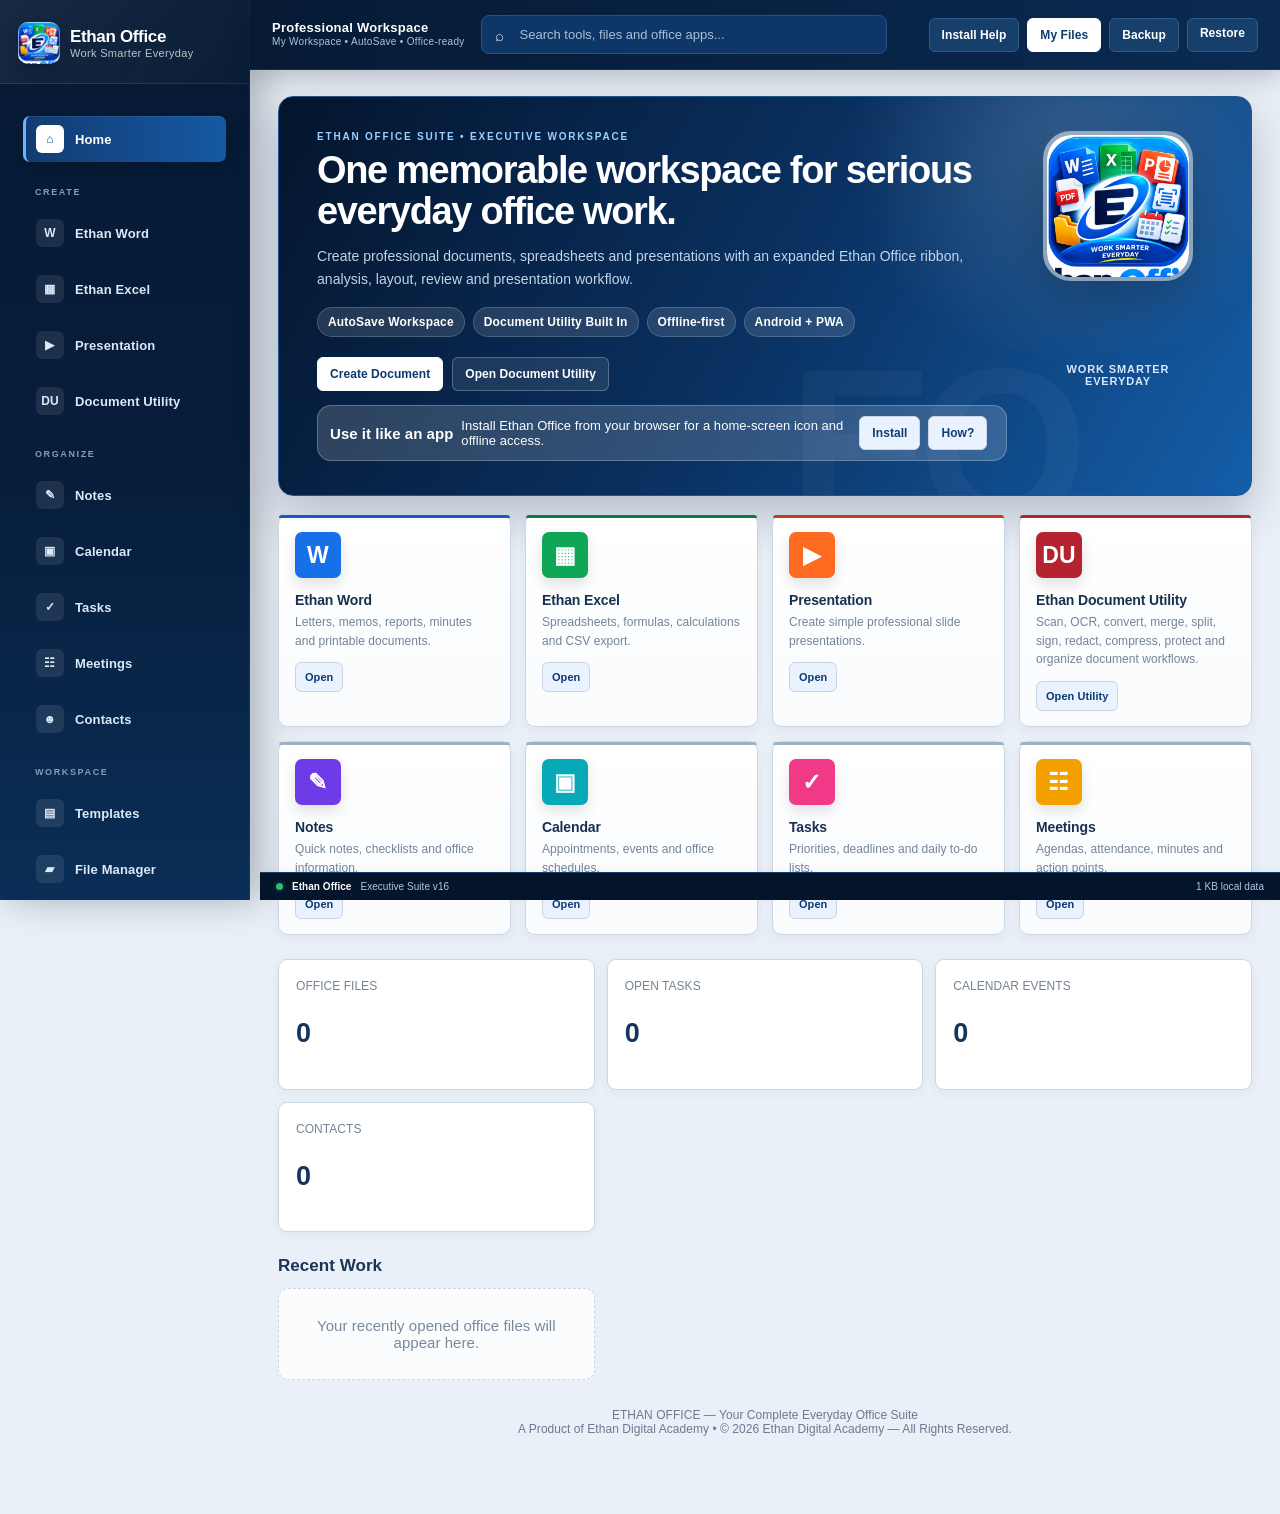
<file: index.html>
<!doctype html><html lang="en"><head><meta charset="utf-8"><meta name="viewport" content="width=device-width,initial-scale=1,viewport-fit=cover"><meta name="theme-color" content="#0b3a78"><meta name="color-scheme" content="light"><meta name="description" content="Ethan Office Suite — professional everyday productivity workspace with Word, Excel, Presentation and Ethan Document Utility"><link rel="manifest" href="manifest.webmanifest"><link rel="icon" href="assets/icon-192.png"><link rel="apple-touch-icon" href="assets/icon-192.png"><link rel="stylesheet" href="assets/style.css"><title>Ethan Office Suite — Executive Productivity Workspace</title></head><body>
<div class=app><aside class=sidebar id=side><div class=brand><img src="assets/icon-96.png"><div><b>Ethan Office</b><small>Work Smarter Everyday</small></div></div><nav class=nav>
<button class=active data-page=home><span class=ico>⌂</span>Home</button><div class="navLabel">CREATE</div><button data-page=word><span class=ico>W</span>Ethan Word</button><button data-page=excel><span class=ico>▦</span>Ethan Excel</button><button data-page=presentation><span class=ico>▶</span>Presentation</button><button data-page=documents><span class=ico>DU</span>Document Utility</button><div class="navLabel">ORGANIZE</div><button data-page=notes><span class=ico>✎</span>Notes</button><button data-page=calendar><span class=ico>▣</span>Calendar</button><button data-page=tasks><span class=ico>✓</span>Tasks</button><button data-page=meetings><span class=ico>☷</span>Meetings</button><button data-page=contacts><span class=ico>☻</span>Contacts</button><div class="navLabel">WORKSPACE</div><button data-page=templates><span class=ico>▤</span>Templates</button><button data-page=files><span class=ico>▰</span>File Manager</button><button data-page=calculator><span class=ico>＋</span>Calculator</button></nav><div class=sidebar-foot>A product of <b>Ethan Digital Academy</b><br>© 2026 Ethan Digital Academy.<br>All Rights Reserved.<br><span class="versionPill">Executive Suite v18.0</span></div></aside>
<main class=main><header class=topbar><button id=menuBtn class=menuBtn aria-label="Open navigation">☰</button><div class="topIdentity"><strong>Professional Workspace</strong><span>My Workspace • AutoSave • Office-ready</span></div><div class=search><span>⌕</span><input id=globalSearch placeholder="Search tools, files and office apps..." aria-label="Search Ethan Office"></div><div class=top-actions><button class="btn topFileBtn" data-page=files title="Open My Office Files">My Files</button><button class=btn onclick="backup()">Backup</button><label class=btn>Restore<input id=restoreInput type=file accept=.json hidden></label></div></header><div class=content>
<section id=page-home class="page active"><div class="hero executiveHero"><div><div class="eyebrow">ETHAN OFFICE SUITE • EXECUTIVE WORKSPACE</div><h2>One memorable workspace for serious everyday office work.</h2><p>Create, calculate, present, scan, convert, organize and manage your office files from a single polished productivity environment.</p><div class=chips><span class=chip>AutoSave Workspace</span><span class=chip>Document Utility Built In</span><span class=chip>Offline-first</span><span class=chip>Android + PWA</span></div><div class="heroActions"><button class="btn heroPrimary" data-page=word>Create Document</button><button class="btn heroGhost" data-page=documents>Open Document Utility</button><button id=installBtn class="btn hidden heroGhost">Install Ethan Office</button></div></div><div class="heroBrandOrb"><img src="assets/icon-512.png"><span>Work Smarter<br>Everyday</span></div></div><div class=grid>
<div class=tool><div class=toolico style="background:#1671e8">W</div><h3>Ethan Word</h3><p>Letters, memos, reports, minutes and printable documents.</p><button class="btn sm" data-page=word>Open</button></div><div class=tool><div class=toolico style="background:#10a657">▦</div><h3>Ethan Excel</h3><p>Spreadsheets, formulas, calculations and CSV export.</p><button class="btn sm" data-page=excel>Open</button></div><div class=tool><div class=toolico style="background:#ff6a21">▶</div><h3>Presentation</h3><p>Create simple professional slide presentations.</p><button class="btn sm" data-page=presentation>Open</button></div><div class="tool utilityTool"><div class=toolico style="background:#b4232f">DU</div><h3>Ethan Document Utility</h3><p>Scan, OCR, convert, merge, split, sign, redact, compress, protect and organize document workflows.</p><button class="btn sm" data-page=documents>Open Utility</button></div><div class=tool><div class=toolico style="background:#6f3be7">✎</div><h3>Notes</h3><p>Quick notes, checklists and office information.</p><button class="btn sm" data-page=notes>Open</button></div><div class=tool><div class=toolico style="background:#08a9b6">▣</div><h3>Calendar</h3><p>Appointments, events and office schedules.</p><button class="btn sm" data-page=calendar>Open</button></div><div class=tool><div class=toolico style="background:#f03a88">✓</div><h3>Tasks</h3><p>Priorities, deadlines and daily to-do lists.</p><button class="btn sm" data-page=tasks>Open</button></div><div class=tool><div class=toolico style="background:#f4a000">☷</div><h3>Meetings</h3><p>Agendas, attendance, minutes and action points.</p><button class="btn sm" data-page=meetings>Open</button></div></div>
<div class=section><div class=cards><div class=card><div class=muted>OFFICE FILES</div><h2 id=statDocs>0</h2></div><div class=card><div class=muted>OPEN TASKS</div><h2 id=statTasks>0</h2></div><div class=card><div class=muted>CALENDAR EVENTS</div><h2 id=statEvents>0</h2></div><div class=card><div class=muted>CONTACTS</div><h2 id=statContacts>0</h2></div></div></div><div class=section><h2>Recent Work</h2><div class=cards id=recentList></div></div></section>

<section id=page-word class=page><div id=wordLibrary><div class=titleRow><div><h1>Ethan Word</h1><p>Professional everyday word processing with page layout, rich formatting, tables, images, references and review tools.</p></div><button class="btn primary" onclick="newWord()">+ New Document</button></div><div class="libraryNotice"><span>●</span><div><b>AutoSave is on</b><small>Documents saved here also appear in File Manager → My Office Files.</small></div><button class="btn sm" data-page=files>Open File Manager</button></div><div class=list id=wordList></div></div><div id=wordWorkspace class=hidden>
<div class="wordAppShell">
  <div class="wordTitlebar"><button class="wordBack" onclick="closeWord()">←</button><input id=wordTitle value="Untitled Document" aria-label="Document title"><span id=saveStatus class="saveStatus">Saved locally</span><div class="wordQuick"><button title="Undo" onclick="wordCmd('undo')">↶</button><button title="Redo" onclick="wordCmd('redo')">↷</button><button title="Save" onclick="saveWord()">💾</button></div></div>
  <div class="wordTabs" role=tablist><button class=active onclick="wordTab('file',this)">File</button><button onclick="wordTab('home',this)">Home</button><button onclick="wordTab('insert',this)">Insert</button><button onclick="wordTab('draw',this)">Draw</button><button onclick="wordTab('design',this)">Design</button><button onclick="wordTab('layout',this)">Layout</button><button onclick="wordTab('references',this)">References</button><button onclick="wordTab('mailings',this)">Mailings</button><button onclick="wordTab('review',this)">Review</button><button onclick="wordTab('view',this)">View</button></div>
  <div class="wordRibbon">
    <div class="wordRibbonPanel active" data-wordpanel=file>
      <div class=ribbonGroup><b>Document</b><button onclick="newWord()">New</button><button onclick="saveWord()">Save</button><button onclick="wordSaveCopy()">Save a Copy</button></div>
      <div class=ribbonGroup><b>Open / Import</b><label class=ribbonBtn>Import Text/HTML<input id=wordImport type=file accept=".txt,.html,.htm,text/plain,text/html" hidden onchange="wordImportFile(event)"></label></div>
      <div class=ribbonGroup><b>Export</b><button onclick="downloadWord()">Download Ethan Office .doc</button><button onclick="printWord()">Print / PDF</button></div>
    </div>
    <div class="wordRibbonPanel" data-wordpanel=home>
      <div class=ribbonGroup><b>Clipboard</b><button onclick="wordCut()">Cut</button><button onclick="wordCopy()">Copy</button><button onclick="wordPastePlain()">Paste</button></div>
      <div class=ribbonGroup><b>Font</b><select onchange="wordFontFamily(this.value)"><option value="Arial">Arial</option><option value="Calibri">Calibri</option><option value="Georgia">Georgia</option><option value="Times New Roman">Times New Roman</option><option value="Verdana">Verdana</option><option value="Courier New">Courier New</option></select><select onchange="wordCmd('fontSize',this.value)"><option value=2>10</option><option value=3 selected>12</option><option value=4>14</option><option value=5>18</option><option value=6>24</option><option value=7>36</option></select><button onclick="wordCmd('bold')"><b>B</b></button><button onclick="wordCmd('italic')"><i>I</i></button><button onclick="wordCmd('underline')"><u>U</u></button><button onclick="wordCmd('strikeThrough')"><s>S</s></button><button onclick="wordCmd('subscript')">x₂</button><button onclick="wordCmd('superscript')">x²</button><input type=color title="Text colour" onchange="wordCmd('foreColor',this.value)"><input type=color title="Highlight" value="#fff59d" onchange="wordCmd('hiliteColor',this.value)"><button onclick="wordCmd('removeFormat')">Clear</button></div>
      <div class=ribbonGroup><b>Paragraph</b><button onclick="wordCmd('insertUnorderedList')">• List</button><button onclick="wordCmd('insertOrderedList')">1. List</button><button onclick="wordCmd('outdent')">⇤</button><button onclick="wordCmd('indent')">⇥</button><button onclick="wordCmd('justifyLeft')">Left</button><button onclick="wordCmd('justifyCenter')">Center</button><button onclick="wordCmd('justifyRight')">Right</button><button onclick="wordCmd('justifyFull')">Justify</button><select onchange="wordLineHeight(this.value)"><option value=1>1.0</option><option value=1.15 selected>1.15</option><option value=1.5>1.5</option><option value=2>2.0</option></select></div>
      <div class=ribbonGroup><b>Styles</b><button onclick="wordStyle('p')">Normal</button><button onclick="wordStyle('h1')">Title</button><button onclick="wordStyle('h2')">Heading 1</button><button onclick="wordStyle('h3')">Heading 2</button></div>
    </div>
    <div class="wordRibbonPanel" data-wordpanel=insert>
      <div class=ribbonGroup><b>Pages</b><button onclick="wordInsertPageBreak()">Page Break</button><button onclick="wordInsertHR()">Divider</button></div>
      <div class=ribbonGroup><b>Tables & Media</b><button onclick="wordInsertTable()">Table</button><label class=ribbonBtn>Picture<input id=wordImageInput type=file accept="image/*" hidden onchange="wordInsertImage(event)"></label><button class="dangerText" onclick="wordDeleteSelectedImage()" title="Select an image in the document first">Delete Image</button></div>
      <div class=ribbonGroup><b>Links & Text</b><button onclick="wordInsertLink()">Hyperlink</button><button onclick="wordInsertDate()">Date/Time</button><button onclick="wordInsertSymbol()">Symbol</button><button onclick="wordInsertSignatureLine()">Signature Line</button></div>
      <div class=ribbonGroup><b>Header & Footer</b><button onclick="wordFocusHeader()">Header</button><button onclick="wordFocusFooter()">Footer</button><button onclick="wordAddPageNumber('footer')">Page Number</button></div>
    </div>
    <div class="wordRibbonPanel" data-wordpanel=layout>
      <div class=ribbonGroup><b>Page Setup</b><label>Size<select onchange="wordPageSetting('size',this.value)"><option value=a4>A4</option><option value=letter>Letter</option><option value=legal>Legal</option></select></label><label>Orientation<select onchange="wordPageSetting('orientation',this.value)"><option value=portrait>Portrait</option><option value=landscape>Landscape</option></select></label><label>Margins<select onchange="wordPageSetting('margin',this.value)"><option value=normal>Normal</option><option value=narrow>Narrow</option><option value=wide>Wide</option></select></label><label>Columns<select onchange="wordPageSetting('columns',this.value)"><option value=1>One</option><option value=2>Two</option><option value=3>Three</option></select></label></div>
      <div class=ribbonGroup><b>Page Background</b><label class=ribbonBtn>Page Colour <input type=color value="#ffffff" onchange="wordPageSetting('color',this.value)"></label></div>
    </div>
    <div class="wordRibbonPanel" data-wordpanel=references>
      <div class=ribbonGroup><b>Contents</b><button onclick="wordInsertTOC()">Table of Contents</button></div><div class=ribbonGroup><b>Notes</b><button onclick="wordInsertFootnote()">Insert Footnote</button></div>
    </div>
    <div class="wordRibbonPanel" data-wordpanel=review>
      <div class=ribbonGroup><b>Proofing</b><button onclick="wordFindReplace()">Find / Replace</button><button onclick="wordWordCount()">Word Count</button><button onclick="wordToggleSpellcheck()">Spellcheck</button></div><div class=ribbonGroup><b>History</b><button onclick="wordVersionHistory()">Version History</button></div>
    </div>
    <div class="wordRibbonPanel" data-wordpanel=view>
      <div class=ribbonGroup><b>Document View</b><button onclick="wordTogglePrintLayout()">Print / Pageless</button><button onclick="wordToggleRuler()">Ruler</button></div><div class=ribbonGroup><b>Zoom</b><button onclick="wordZoom(-10)">−</button><span id=wordZoomLabel>100%</span><button onclick="wordZoom(10)">+</button><button onclick="wordZoomReset()">100%</button></div>
    </div>
  </div>
  <div class="wordWorkspaceBody"><div id=wordRuler class=wordRuler><span>0</span><span>1</span><span>2</span><span>3</span><span>4</span><span>5</span><span>6</span><span>7</span></div><div id=wordPage class=wordPage><div id=wordHeader class=wordHeader contenteditable spellcheck=true data-placeholder="Header"></div><div id=wordEditor class=editor contenteditable spellcheck=true></div><div id=wordFooter class=wordFooter contenteditable spellcheck=true data-placeholder="Footer"></div></div></div>
  <div class="wordStatus"><span id=wordStats>0 words • 0 characters</span><span id=wordPageInfo>Page 1</span><span id=wordLayoutInfo>A4 • Portrait • Normal margins</span><span class=grow></span><span>© 2026 Ethan Digital Academy</span></div>
</div></div></section>

<section id=page-excel class=page><div id=sheetLibrary><div class=titleRow><div><h1>Ethan Excel</h1><p>Professional everyday spreadsheets, analysis and charts.</p></div><button class="btn green" onclick="newSheet()">+ New Workbook</button></div><div class="libraryNotice excelNotice"><span>●</span><div><b>AutoSave is on</b><small>Workbooks saved here also appear in File Manager → My Office Files.</small></div><button class="btn sm" data-page=files>Open File Manager</button></div><div class=list id=sheetList></div></div><div id=sheetWorkspace class=hidden><div class="officeTop excelTop"><button class=btn onclick="closeSheet()">← Back</button><input id=sheetTitle><span id=excelSaveState class=muted>Saved locally</span></div><div class="appRibbon excelRibbon"><div class=ribbonTabs><button class=active onclick="excelTab('home',this)">Home</button><button onclick="excelTab('insert',this)">Insert</button><button onclick="excelTab('formulas',this)">Formulas</button><button onclick="excelTab('data',this)">Data</button><button onclick="excelTab('pagelayout',this)">Page Layout</button><button onclick="excelTab('review',this)">Review</button><button onclick="excelTab('view',this)">View</button><button onclick="excelTab('file',this)">File</button></div><div id=excelRibbonBody class=ribbonBody></div></div><div class=formulaStrip><span id=cellName class=cellName>A1</span><span class=fx>fx</span><input id=formulaBar placeholder="Enter value or formula" onkeydown="if(event.key==='Enter')applyFormula()"><button onclick="applyFormula()">✓</button></div><div class=sheetWrap id=sheetGrid></div><div class=sheetStatus><span id=excelStatus>Ready</span><span class=grow></span><span id=excelSummary>Sum: 0 • Average: 0 • Count: 0</span></div></div></section>
<section id=page-presentation class=page><div id=presLibrary><div class=titleRow><div><h1>Ethan Presentation</h1><p>Professional slides, themes, layouts and presenting tools.</p></div><button class="btn orange" onclick="newPres()">+ New Presentation</button></div><div class="libraryNotice presNotice"><span>●</span><div><b>AutoSave is on</b><small>Presentations saved here also appear in File Manager → My Office Files.</small></div><button class="btn sm" data-page=files>Open File Manager</button></div><div class=list id=presList></div></div><div id=presWorkspace class=hidden><div class="officeTop presTop"><button class=btn onclick="closePres()">← Back</button><input id=presTitle><span class=muted id=presSaveState>Saved locally</span></div><div class="appRibbon presRibbon"><div class=ribbonTabs><button class=active onclick="presTab('home',this)">Home</button><button onclick="presTab('insert',this)">Insert</button><button onclick="presTab('design',this)">Design</button><button onclick="presTab('transitions',this)">Transitions</button><button onclick="presTab('animations',this)">Animations</button><button onclick="presTab('slideshow',this)">Slide Show</button><button onclick="presTab('record',this)">Record</button><button onclick="presTab('review',this)">Review</button><button onclick="presTab('view',this)">View</button><button onclick="presTab('file',this)">File</button></div><div id=presRibbonBody class=ribbonBody></div></div><div class="presLayout presNormalView"><aside class="presThumbPane"><div class="presPaneHead"><span>Slides</span><button onclick="addSlide()" title="New slide">＋</button></div><div class=thumbs id=slideThumbs></div></aside><main class="presMain"><div class=slideStage><div class=slide id=slideCanvas tabindex="0"><div class="presObject presTitleObject" id=slideTitleBox><button class="presDragHandle" type="button" title="Drag title box">⋮⋮</button><h1 id=slideLiveTitle contenteditable="true" data-placeholder="Click to add title"></h1></div><div class="presObject presBodyObject" id=slideBodyBox><button class="presDragHandle" type="button" title="Drag text box">⋮⋮</button><p id=slideLiveBody contenteditable="true" data-placeholder="Click to add text"></p></div></div></div><div class="presNotesPane"><div class="presNotesLabel">Notes</div><textarea id=speakerNotes placeholder="Click to add speaker notes"></textarea></div><div class="presEdit presDataFields" aria-hidden="true"><input id=slideTitle><textarea id=slideBody></textarea></div></main></div><div class=sheetStatus><span id=presStatus>Slide 1 of 1</span><span class=grow></span><span id=presViewLabel>Normal • 16:9 • Ethan Presentation</span></div></div></section>

<section id=page-documents class=page>
<div class="titleRow utilityTitleRow"><div><div class="eyebrow darkEyebrow">DOCUMENT INTELLIGENCE</div><h1>Ethan Document Utility</h1><p>The full Ethan Document Utility productivity toolbox is now built directly into Ethan Office Suite.</p></div><div class="utilityHeaderActions"><button class="btn" onclick="reloadDocumentUtility()">Refresh Utility</button><button class="btn primary" id="docFocusBtn" onclick="toggleDocumentUtilityFocus()">Focus Mode</button></div></div>
<div class="utilityFeatureStrip"><span>Scan & Import</span><span>OCR Searchable PDF</span><span>Word ↔ PDF</span><span>Excel ↔ PDF</span><span>PowerPoint ↔ PDF</span><span>Merge / Split</span><span>Compress</span><span>Protect / Unlock</span><span>Signatures</span><span>Redaction</span><span>PDF/A</span><span>Batch Tools</span></div>
<div class="utilityInfoBar"><div><b>Integrated into Ethan Office v17</b><small>Local tools work inside this workspace. Advanced cloud conversions use the optional Ethan Conversion Gateway only when the user starts them.</small></div><button class="btn sm" data-page=files>My Office Files</button></div>
<div class="documentUtilityFrameWrap"><button class="docFocusExit" onclick="toggleDocumentUtilityFocus()">← Return to Ethan Office</button><iframe id="documentUtilityFrame" src="document-utility.html" title="Ethan Document Utility" loading="lazy" allow="camera; clipboard-read; clipboard-write" referrerpolicy="no-referrer"></iframe></div>
</section>

<section id=page-notes class=page><div class=titleRow><div><h1>Ethan Notes</h1><p>Notebooks, pinned notes, checklists and searchable office information.</p></div><button class="btn primary" onclick="addNote()">+ Note</button></div><div class=cards id=notesList></div></section>
<section id=page-calendar class=page><div class=titleRow><div><h1>Ethan Calendar</h1><p>Appointments, reminders and schedules in one place.</p></div><button class="btn primary" onclick="addEvent()">+ Event</button></div><div class=list id=eventList></div></section>
<section id=page-tasks class=page><div class=titleRow><div><h1>Ethan Tasks</h1><p>Priorities, due dates, status filters and daily work planning.</p></div><button class="btn primary" onclick="addTask()">+ Task</button></div><div class=list id=taskList></div></section>
<section id=page-meetings class=page><div class=titleRow><div><h1>Meetings</h1><p>Agenda, attendance, minutes and action points.</p></div><button class="btn primary" onclick="addMeeting()">+ Meeting</button></div><div class=cards id=meetingList></div></section>
<section id=page-contacts class=page><div class=titleRow><div><h1>Ethan Contacts</h1><p>Searchable address book for clients, colleagues and suppliers.</p></div><button class="btn primary" onclick="addContact()">+ Contact</button></div><div class=cards id=contactList></div></section>
<section id=page-templates class=page><div class=titleRow><div><h1>Office Templates</h1><p>Start common office documents quickly.</p></div></div><div class=grid><div class=tool><div class=toolico style="background:#1772e9">✉</div><h3>Business Letter</h3><p>Formal correspondence template.</p><button class=btn onclick="useTemplate('letter')">Use Template</button></div><div class=tool><div class=toolico style="background:#6c3ce8">M</div><h3>Office Memo</h3><p>Internal memorandum template.</p><button class=btn onclick="useTemplate('memo')">Use Template</button></div><div class=tool><div class=toolico style="background:#09a45b">☷</div><h3>Meeting Minutes</h3><p>Structured meeting minutes template.</p><button class=btn onclick="useTemplate('minutes')">Use Template</button></div><div class=tool><div class=toolico style="background:#ff8b1e">R</div><h3>Office Report</h3><p>Executive summary, findings and recommendations.</p><button class=btn onclick="useTemplate('report')">Use Template</button></div></div></section>
<section id=page-files class=page><div class=titleRow><div><h1>My Office Files</h1><p>Your editable Ethan Word, Excel and Presentation files are kept here automatically. Manual Save also creates a copy on your computer, phone or tablet.</p></div><div><button class="btn" data-page=documents>Document Utility</button> <button class=btn onclick="backup()">Backup Workspace</button><label class=btn>Restore Backup<input id=restoreInput2 type=file accept=.json hidden></label></div></div><div class="storageBanner"><div class="storageIcon">▰</div><div><b>Where are my saved documents?</b><p><strong>Autosave</strong> keeps your editable working file inside Ethan Office and shows it on this page. <strong>Save</strong> keeps that in-app copy and also saves a device copy. On supported browsers you can choose the folder and filename; otherwise the copy goes to your normal Downloads folder.</p></div></div><div class="fileCommandBar"><div class="fileTabs" role=tablist><button class=active onclick="setFileView('all',this)">All Files</button><button onclick="setFileView('recent',this)">Recent</button><button onclick="setFileView('favorites',this)">Favorites</button><button onclick="setFileView('trash',this)">Recycle Bin</button></div><div class="fileSearchBox">⌕ <input id=fileSearch placeholder="Search my office files" oninput="renderFiles()"></div></div><div id=fileWorkspace><div class=list id=filesList></div></div><div id=trashWorkspace class=hidden><div class="titleRow compactTitle"><div><h2>Recycle Bin</h2><p>Restore deleted Word, Excel and Presentation files, or permanently empty the bin.</p></div><button class="btn red sm" onclick="emptyTrash()">Empty Bin</button></div><div class=list id=trashList></div></div></section>
<section id=page-calculator class=page><div class=titleRow><div><h1>Calculator</h1><p>Quick everyday office calculations.</p></div></div><div class="panel calc" style="padding:18px"><input readonly id=calcDisplay class=calcDisplay><div class=calcGrid><button onclick="calcKey('C')">C</button><button onclick="calcKey('(')">(</button><button onclick="calcKey(')')">)</button><button onclick="calcKey('←')">←</button><button onclick="calcKey('7')">7</button><button onclick="calcKey('8')">8</button><button onclick="calcKey('9')">9</button><button onclick="calcKey('/')">/</button><button onclick="calcKey('4')">4</button><button onclick="calcKey('5')">5</button><button onclick="calcKey('6')">6</button><button onclick="calcKey('*')">*</button><button onclick="calcKey('1')">1</button><button onclick="calcKey('2')">2</button><button onclick="calcKey('3')">3</button><button onclick="calcKey('-')">-</button><button onclick="calcKey('0')">0</button><button onclick="calcKey('.')">.</button><button onclick="calcKey('%')">%</button><button onclick="calcKey('+')">+</button><button class=eq onclick="calcKey('=')">=</button></div></div></section>
<div class=footer>ETHAN OFFICE — Your Complete Everyday Office Suite<br>A Product of Ethan Digital Academy • © 2026 Ethan Digital Academy — All Rights Reserved.</div></div></main></div>
<div id=modal class=modal><div class=modalbox><div class=titleRow><h2 id=modalTitle></h2><button class=btn onclick="closeModal()">×</button></div><div id=modalContent></div><div style="margin-top:15px;display:flex;justify-content:flex-end;gap:8px"><button class=btn onclick="closeModal()">Cancel</button><button id=modalSave class="btn primary">Save</button></div></div></div><div id=toast class=toast></div><script src="assets/app.js"></script><script>if('serviceWorker'in navigator&&location.protocol!=='file:')navigator.serviceWorker.register('sw.js');const r2=document.getElementById('restoreInput2');if(r2)r2.onchange=document.getElementById('restoreInput').onchange;</script></body></html>
</file>
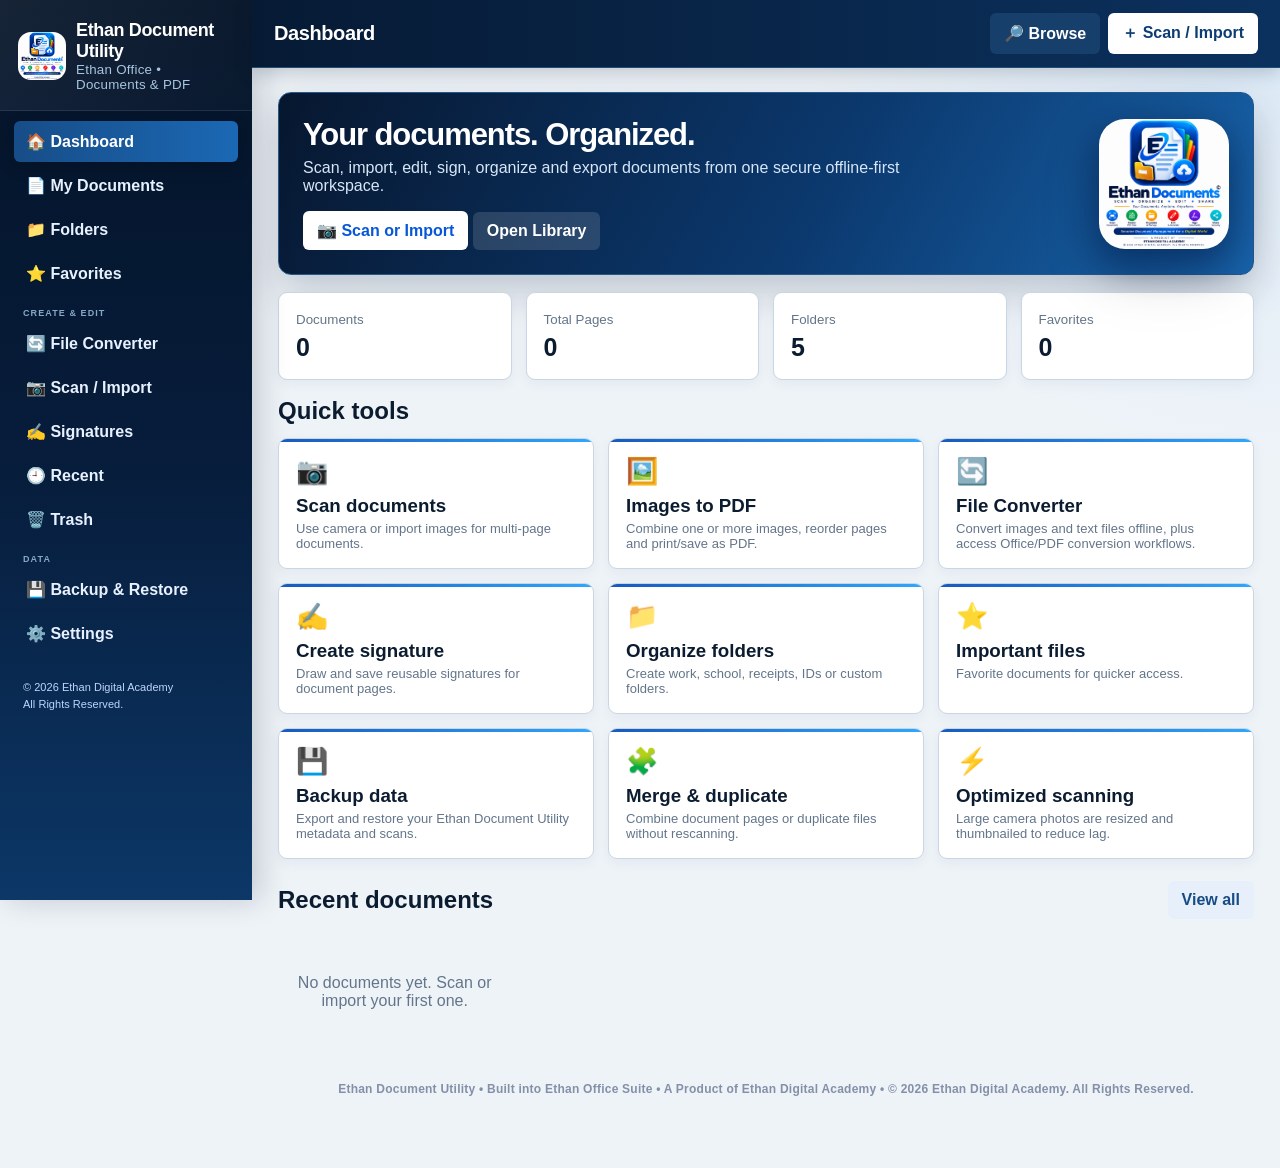
<file: document-utility.html>
<!DOCTYPE html>
<html lang="en">
<head>
<meta charset="UTF-8" />
<meta name="viewport" content="width=device-width, initial-scale=1, viewport-fit=cover" />
<meta name="theme-color" content="#061a34" />
<title>Ethan Document Utility — Ethan Office Suite</title>
<style>
:root{--navy:#061b4f;--blue:#0869ed;--sky:#10b4f4;--gold:#ffb000;--green:#12a85b;--red:#e84545;--purple:#7137dc;--bg:#f4f7fc;--card:#fff;--text:#102141;--muted:#6b7892;--line:#dfe6f2}
*{box-sizing:border-box} body{margin:0;font-family:Inter,system-ui,-apple-system,Segoe UI,Roboto,Arial,sans-serif;background:var(--bg);color:var(--text)}
button,input,select,textarea{font:inherit}.app{display:flex;min-height:100vh}.sidebar{width:252px;background:linear-gradient(180deg,#061b4f,#063f99);color:white;padding:18px 14px;position:fixed;inset:0 auto 0 0;overflow:auto}.brand{display:flex;align-items:center;gap:10px;padding:6px 8px 20px}.brand img{width:48px;height:48px;border-radius:13px;object-fit:cover}.brand b{font-size:18px}.brand small{display:block;color:#bcd6ff}.nav button{display:flex;gap:11px;align-items:center;width:100%;border:0;background:transparent;color:#e8f1ff;padding:11px 12px;border-radius:10px;text-align:left;margin:3px 0;cursor:pointer}.nav button:hover,.nav button.active{background:#0d70ed;color:#fff}.nav .sep{margin:14px 9px 5px;font-size:11px;letter-spacing:.12em;color:#9fc5ff;text-transform:uppercase}.main{margin-left:252px;width:calc(100% - 252px);min-height:100vh}.topbar{height:68px;background:white;border-bottom:1px solid var(--line);display:flex;align-items:center;justify-content:space-between;padding:0 22px;position:sticky;top:0;z-index:20}.topbar h1{font-size:20px;margin:0}.top-actions{display:flex;gap:8px}.btn{border:0;border-radius:9px;padding:10px 14px;font-weight:700;cursor:pointer}.btn.primary{background:var(--blue);color:#fff}.btn.dark{background:var(--navy);color:#fff}.btn.light{background:#edf4ff;color:#0757d8}.btn.danger{background:#fff0f0;color:#bd1d1d}.btn.green{background:#e9fff3;color:#08763a}.content{padding:22px;max-width:1500px;margin:auto}.view{display:none}.view.active{display:block}.hero{background:linear-gradient(135deg,#062363,#0874ef);border-radius:18px;color:#fff;padding:24px;display:grid;grid-template-columns:1.5fr .7fr;gap:16px;align-items:center}.hero h2{font-size:28px;margin:0 0 6px}.hero p{margin:0;color:#d9e9ff}.hero-logo{justify-self:end;width:130px;height:130px;border-radius:26px;object-fit:cover;box-shadow:0 15px 35px #001b5170}.stats{display:grid;grid-template-columns:repeat(4,minmax(0,1fr));gap:14px;margin:17px 0}.stat,.card{background:white;border:1px solid var(--line);border-radius:14px;padding:17px;box-shadow:0 4px 13px #183d7010}.stat small{color:var(--muted)}.stat strong{display:block;font-size:25px;margin-top:5px}.grid{display:grid;grid-template-columns:repeat(3,minmax(0,1fr));gap:14px}.quick{cursor:pointer;transition:.15s}.quick:hover{transform:translateY(-2px);box-shadow:0 9px 22px #1d3d6d1c}.qicon{font-size:26px}.quick h3{margin:8px 0 4px}.quick p{margin:0;color:var(--muted);font-size:13px}.section-head{display:flex;justify-content:space-between;align-items:center;margin:0 0 13px;gap:10px}.section-head h2{margin:0}.toolbar{display:flex;gap:8px;flex-wrap:wrap;margin-bottom:14px}.search{flex:1;min-width:210px;border:1px solid var(--line);background:#fff;border-radius:10px;padding:10px 12px}.doc-grid{display:grid;grid-template-columns:repeat(4,minmax(0,1fr));gap:14px}.doc{background:#fff;border:1px solid var(--line);border-radius:14px;overflow:hidden;cursor:pointer;position:relative}.doc-thumb{height:170px;background:#edf2fb;display:flex;align-items:center;justify-content:center;overflow:hidden}.doc-thumb img{width:100%;height:100%;object-fit:cover}.doc-thumb .placeholder{font-size:56px}.doc-body{padding:12px}.doc-title{font-weight:800;white-space:nowrap;overflow:hidden;text-overflow:ellipsis}.doc-meta{font-size:12px;color:var(--muted);margin-top:5px}.badges{display:flex;gap:5px;flex-wrap:wrap;margin-top:8px}.badge{font-size:11px;background:#eef4ff;color:#085ad4;border-radius:999px;padding:4px 7px}.badge.gold{background:#fff5d8;color:#8a6200}.badge.red{background:#fff0f0;color:#b32020}.modal{position:fixed;inset:0;background:#071a3f88;display:none;align-items:center;justify-content:center;padding:20px;z-index:100}.modal.show{display:flex}.modal-card{background:white;border-radius:16px;width:min(760px,100%);max-height:92vh;overflow:auto;padding:20px}.modal-card.large{width:min(1120px,100%)}.modal-head{display:flex;justify-content:space-between;align-items:center;margin-bottom:15px}.modal-head h3{margin:0}.x{border:0;background:#edf2fa;width:34px;height:34px;border-radius:50%;cursor:pointer}.form-grid{display:grid;grid-template-columns:1fr 1fr;gap:12px}.field label{display:block;font-size:12px;font-weight:800;margin:0 0 5px}.field input,.field select,.field textarea{width:100%;border:1px solid var(--line);border-radius:9px;padding:10px;background:white}.field textarea{min-height:90px}.span2{grid-column:span 2}.pages{display:flex;gap:10px;overflow:auto;padding:6px 1px 13px}.page-chip{min-width:105px;width:105px;height:135px;border:2px solid transparent;border-radius:9px;overflow:hidden;background:#e9eff8;position:relative;cursor:pointer}.page-chip.active{border-color:var(--blue)}.page-chip img{width:100%;height:100%;object-fit:cover}.page-chip span{position:absolute;bottom:3px;left:4px;background:#071b4dcc;color:#fff;padding:2px 5px;border-radius:4px;font-size:10px}.editor{display:grid;grid-template-columns:1fr 300px;gap:16px}.canvas-wrap{background:#dbe2ed;border-radius:12px;min-height:500px;display:flex;align-items:center;justify-content:center;padding:15px;overflow:auto}.canvas-wrap canvas{max-width:100%;max-height:72vh;box-shadow:0 4px 20px #0002;background:white}.tools{display:flex;flex-direction:column;gap:9px}.tools .card{padding:13px}.tools h4{margin:0 0 9px}.toolrow{display:flex;gap:7px;flex-wrap:wrap}.toolrow button{flex:1}.range{width:100%}.folder-list{display:grid;grid-template-columns:repeat(3,1fr);gap:12px}.folder{background:white;border:1px solid var(--line);border-radius:13px;padding:16px;cursor:pointer}.folder .fi{font-size:28px}.folder strong{display:block;margin-top:7px}.table-wrap{overflow:auto;background:#fff;border:1px solid var(--line);border-radius:13px}table{width:100%;border-collapse:collapse}th,td{padding:11px 12px;border-bottom:1px solid var(--line);text-align:left;font-size:13px}th{background:#f7f9fd}.empty{text-align:center;padding:42px 15px;color:var(--muted)}.statusline{font-size:12px;color:var(--muted);margin:8px 0}.busy{position:fixed;inset:0;background:#071a3f77;display:none;align-items:center;justify-content:center;z-index:300}.busy.show{display:flex}.busybox{background:#fff;border-radius:14px;padding:18px 22px;font-weight:800;box-shadow:0 10px 35px #0003}.mini{font-size:11px;color:var(--muted)}.signature-pad{border:1px dashed #a7b3c8;border-radius:9px;background:#fff;width:100%;height:170px}.footer{text-align:center;color:#8390a8;font-size:12px;padding:30px 10px}.mobile-menu{display:none}.copyright{font-size:11px;color:#bdd6ff;margin:25px 9px 10px;line-height:1.5}
@media(max-width:1000px){.stats{grid-template-columns:repeat(2,1fr)}.grid{grid-template-columns:repeat(2,1fr)}.doc-grid{grid-template-columns:repeat(3,1fr)}.editor{grid-template-columns:1fr}.tools{display:grid;grid-template-columns:repeat(2,1fr)}}
@media(max-width:760px){.sidebar{transform:translateX(-105%);transition:.2s;z-index:50}.sidebar.open{transform:none}.main{margin-left:0;width:100%}.mobile-menu{display:inline-block}.topbar{padding:0 12px}.content{padding:14px}.hero{grid-template-columns:1fr}.hero-logo{display:none}.stats{grid-template-columns:repeat(2,1fr)}.grid{grid-template-columns:1fr}.doc-grid{grid-template-columns:repeat(2,1fr)}.form-grid{grid-template-columns:1fr}.span2{grid-column:auto}.folder-list{grid-template-columns:repeat(2,1fr)}.tools{grid-template-columns:1fr}.doc-thumb{height:140px}}
@media(max-width:430px){.doc-grid{grid-template-columns:1fr 1fr;gap:9px}.doc-thumb{height:120px}.doc-body{padding:9px}.top-actions .hide-sm{display:none}.stats{gap:9px}.stat{padding:12px}.stat strong{font-size:20px}}
@media print{.sidebar,.topbar,.no-print,.footer{display:none!important}.main{margin:0;width:100%}.content{padding:0}.print-page{page-break-after:always;width:100%;min-height:100vh;display:flex;align-items:center;justify-content:center}.print-page img{max-width:100%;max-height:98vh}}

.converter-grid{display:grid;grid-template-columns:repeat(3,minmax(0,1fr));gap:14px}.converter-card{background:#fff;border:1px solid var(--line);border-radius:14px;padding:17px}.converter-card h3{margin:6px 0}.converter-card p{color:var(--muted);font-size:13px;min-height:38px}.convert-icon{font-size:30px}.convert-status{font-size:12px;border-radius:999px;padding:4px 8px;display:inline-block;margin:5px 0 10px}.offline{background:#e8fff2;color:#08723b}.service{background:#fff3d8;color:#7f5800}.output-list{display:grid;gap:8px;margin-top:12px}.output-item{display:flex;align-items:center;justify-content:space-between;gap:10px;padding:9px 10px;border:1px solid var(--line);border-radius:9px;background:#f9fbff}.small-input{width:100%;border:1px solid var(--line);border-radius:9px;padding:9px;background:#fff;margin:6px 0}.note-box{background:#eef5ff;border:1px solid #cfe1ff;border-radius:11px;padding:12px;color:#34506f;font-size:13px}.danger-note{background:#fff7e5;border-color:#ffe0a1;color:#735100}
@media(max-width:1000px){.converter-grid{grid-template-columns:repeat(2,1fr)}}@media(max-width:760px){.converter-grid{grid-template-columns:1fr}}
</style>

<style id="ethanOfficeV8UtilityTheme">
:root{--navy:#061a34;--blue:#185abd;--sky:#2ea6ff;--gold:#d9a441;--green:#107c41;--red:#b4232f;--purple:#5b3fa3;--bg:#eef3f8;--card:#fff;--text:#0b1c30;--muted:#63758a;--line:#c9d6e3}
body{font-family:Aptos,"Segoe UI Variable Text","Segoe UI",Calibri,Arial,sans-serif;background:radial-gradient(circle at 100% 0,#dae9f7 0,transparent 27%),var(--bg);letter-spacing:.002em}
.sidebar{background:linear-gradient(180deg,#041327 0%,#071d3c 53%,#0c3767 100%);box-shadow:8px 0 28px rgba(2,15,34,.18)}
.brand{margin:-18px -14px 10px;padding:20px 18px 18px;background:linear-gradient(135deg,rgba(255,255,255,.07),rgba(255,255,255,.015));border-bottom:1px solid rgba(255,255,255,.08)}
.brand b{font-family:"Segoe UI Variable Display","Segoe UI",Aptos,sans-serif;font-weight:760;letter-spacing:-.02em}.brand small{color:#a8c5e0;letter-spacing:.02em}
.nav button{border-radius:6px;font-weight:650}.nav button:hover{background:#12365f}.nav button.active{background:linear-gradient(90deg,#174d88,#1b68b4);box-shadow:0 6px 16px rgba(0,0,0,.18)}.nav .sep{color:#87a7c6;font-size:9px;font-weight:800}
.topbar{background:linear-gradient(90deg,#061a34,#0b315e);color:white;border-bottom:1px solid #214d79;box-shadow:0 5px 18px rgba(4,20,43,.2)}.topbar h1{font-weight:760;letter-spacing:-.02em}.topbar .btn.light{background:#173f6c;color:#fff}.topbar .btn.primary{background:#fff;color:#0b3d74}
.content{max-width:1660px;padding:24px 26px 42px}.hero{background:linear-gradient(120deg,#07172f,#0b386d 55%,#1864ac);border:1px solid #24598b;border-radius:13px;box-shadow:0 16px 38px rgba(4,21,46,.20)}.hero h2{font-size:31px;letter-spacing:-.035em}.hero p{color:#d7e7f8}.hero-logo{filter:drop-shadow(0 14px 24px rgba(0,0,0,.24))}
.stat,.card,.converter-card,.doc,.folder,.table-wrap{border-radius:9px;border-color:#c9d6e3;box-shadow:0 4px 13px rgba(12,39,69,.05)}.card.quick{position:relative;overflow:hidden}.card.quick:before{content:"";position:absolute;left:0;top:0;right:0;height:3px;background:linear-gradient(90deg,#185abd,#2ea6ff)}.card.quick:hover{transform:translateY(-3px);box-shadow:0 12px 30px rgba(7,31,60,.13)}
.btn{border-radius:6px;font-weight:680}.btn.primary{background:linear-gradient(180deg,#2167b6,#174e91)}.btn.dark{background:#0a2d57}.btn.light{background:#e7f0fa;color:#174b83}.btn.green{background:#e9f7ef;color:#0d6c39}.btn.danger{background:#fff0f1;color:#a52530}
.search,.field input,.field select,.field textarea,.small-input{border-radius:6px}.modal-card{border-radius:10px}.doc{overflow:hidden}.doc-thumb{background:#e7edf4}.badge{font-weight:650}.note-box{border-radius:7px}
.converter-card{position:relative;overflow:hidden}.converter-card:before{content:"";position:absolute;top:0;left:0;right:0;height:3px;background:#b4232f}.footer{font-weight:600;letter-spacing:.02em}
@media(max-width:760px){.content{padding:14px 11px 34px}.hero h2{font-size:27px}}
@media(prefers-reduced-motion:reduce){*{scroll-behavior:auto!important;transition:none!important;animation:none!important}}
</style>
<style id="eoUtilityThemeStyle">
</style></head>
<body>
<div class="app">
<aside class="sidebar" id="sidebar">
  <div class="brand"><img src="assets/ethan-documents-logo.png"><div><b>Ethan Document Utility</b><small>Ethan Office • Documents & PDF</small></div></div>
  <nav class="nav">
    <button class="active" data-view="dashboard">🏠 Dashboard</button>
    <button data-view="documents">📄 My Documents</button>
    <button data-view="folders">📁 Folders</button>
    <button data-view="favorites">⭐ Favorites</button>
    <div class="sep">Create & Edit</div>
    <button data-view="converter">🔄 File Converter</button>
    <button onclick="newScan()">📷 Scan / Import</button>
    <button data-view="signatures">✍️ Signatures</button>
    <button data-view="recent">🕘 Recent</button>
    <button data-view="trash">🗑️ Trash</button>
    <div class="sep">Data</div>
    <button data-view="backup">💾 Backup & Restore</button>
    <button data-view="settings">⚙️ Settings</button>
  </nav>
  <div class="copyright">© 2026 Ethan Digital Academy<br>All Rights Reserved.</div>
</aside>
<main class="main">
  <header class="topbar"><div style="display:flex;gap:10px;align-items:center"><button class="btn light mobile-menu" onclick="sidebar.classList.toggle('open')">☰</button><h1 id="pageTitle">Dashboard</h1></div><div class="top-actions"><button class="btn light hide-sm" onclick="go('documents')">🔎 Browse</button><button class="btn primary" onclick="newScan()">＋ Scan / Import</button></div></header>
  <div class="content">
    <section id="dashboard" class="view active">
      <div class="hero"><div><h2>Your documents. Organized.</h2><p>Scan, import, edit, sign, organize and export documents from one secure offline-first workspace.</p><div style="margin-top:16px"><button class="btn" style="background:white;color:#0757d8" onclick="newScan()">📷 Scan or Import</button> <button class="btn" style="background:#ffffff22;color:white" onclick="go('documents')">Open Library</button></div></div><img class="hero-logo" src="assets/ethan-documents-logo.png"></div>
      <div class="stats"><div class="stat"><small>Documents</small><strong id="statDocs">0</strong></div><div class="stat"><small>Total Pages</small><strong id="statPages">0</strong></div><div class="stat"><small>Folders</small><strong id="statFolders">0</strong></div><div class="stat"><small>Favorites</small><strong id="statFav">0</strong></div></div>
      <div class="section-head"><h2>Quick tools</h2></div>
      <div class="grid">
        <div class="card quick" onclick="newScan()"><div class="qicon">📷</div><h3>Scan documents</h3><p>Use camera or import images for multi-page documents.</p></div>
        <div class="card quick" onclick="newScan()"><div class="qicon">🖼️</div><h3>Images to PDF</h3><p>Combine one or more images, reorder pages and print/save as PDF.</p></div>
        <div class="card quick" onclick="go('converter')"><div class="qicon">🔄</div><h3>File Converter</h3><p>Convert images and text files offline, plus access Office/PDF conversion workflows.</p></div>
        <div class="card quick" onclick="go('signatures')"><div class="qicon">✍️</div><h3>Create signature</h3><p>Draw and save reusable signatures for document pages.</p></div>
        <div class="card quick" onclick="go('folders')"><div class="qicon">📁</div><h3>Organize folders</h3><p>Create work, school, receipts, IDs or custom folders.</p></div>
        <div class="card quick" onclick="go('favorites')"><div class="qicon">⭐</div><h3>Important files</h3><p>Favorite documents for quicker access.</p></div>
        <div class="card quick" onclick="go('backup')"><div class="qicon">💾</div><h3>Backup data</h3><p>Export and restore your Ethan Document Utility metadata and scans.</p></div><div class="card quick" onclick="go('documents')"><div class="qicon">🧩</div><h3>Merge & duplicate</h3><p>Combine document pages or duplicate files without rescanning.</p></div><div class="card quick" onclick="newScan()"><div class="qicon">⚡</div><h3>Optimized scanning</h3><p>Large camera photos are resized and thumbnailed to reduce lag.</p></div>
      </div>
      <div class="section-head" style="margin-top:22px"><h2>Recent documents</h2><button class="btn light" onclick="go('recent')">View all</button></div><div id="recentDash" class="doc-grid"></div>
    </section>

    <section id="documents" class="view"><div class="section-head"><h2>My Documents</h2><button class="btn primary" onclick="newScan()">＋ New Document</button></div><div class="toolbar"><input class="search" id="docSearch" placeholder="Search title, tag, folder or note…" oninput="renderDocuments()"><select class="search" style="flex:0 0 180px" id="folderFilter" onchange="renderDocuments()"><option value="">All folders</option></select><select class="search" style="flex:0 0 160px" id="sortFilter" onchange="renderDocuments()"><option value="new">Newest</option><option value="old">Oldest</option><option value="name">Name A–Z</option></select></div><div id="docsGrid" class="doc-grid"></div></section>
    <section id="folders" class="view"><div class="section-head"><h2>Folders</h2><button class="btn primary" onclick="createFolder()">＋ New Folder</button></div><div id="foldersGrid" class="folder-list"></div></section>
    <section id="favorites" class="view"><div class="section-head"><h2>Favorites</h2></div><div id="favGrid" class="doc-grid"></div></section>
    <section id="recent" class="view"><div class="section-head"><h2>Recent Documents</h2></div><div id="recentGrid" class="doc-grid"></div></section>
    <section id="trash" class="view"><div class="section-head"><h2>Trash</h2><button class="btn danger" onclick="emptyTrash()">Empty Trash</button></div><div id="trashGrid" class="doc-grid"></div></section>
    <section id="signatures" class="view"><div class="section-head"><h2>Saved Signatures</h2><button class="btn primary" onclick="openSigModal()">＋ New Signature</button></div><div id="signatureGrid" class="grid"></div></section>

    <section id="converter" class="view">
      <div class="section-head"><div><h2>File Converter Center</h2><div class="statusline">Offline tools run on this device. Advanced Office/PDF conversion is kept separate until a secure conversion engine is connected.</div></div></div>
      <div class="note-box"><strong>Private by design:</strong> offline conversions below stay on this device. Ethan Document Utility does not upload the selected files in this build.</div>
      <h3 style="margin-top:20px">Offline converters</h3>
      <div class="converter-grid">
        <div class="converter-card"><div class="convert-icon">🖼️</div><h3>Image Converter</h3><span class="convert-status offline">Works offline</span><p>Convert JPG, PNG, WebP and other browser-readable images. Resize and compress before download.</p><input id="imageConvertInput" class="small-input" type="file" accept="image/*" multiple><select id="imageConvertFormat" class="small-input"><option value="image/jpeg">JPG</option><option value="image/png">PNG</option><option value="image/webp">WebP</option></select><label class="mini">Quality <span id="imageQualityVal">85</span>%</label><input id="imageQuality" type="range" min="40" max="100" value="85" class="range" oninput="imageQualityVal.textContent=this.value"><label class="mini">Maximum dimension</label><select id="imageMax" class="small-input"><option value="0">Original size</option><option value="2400">2400 px</option><option value="1600" selected>1600 px</option><option value="1200">1200 px</option><option value="800">800 px</option></select><button class="btn primary" style="width:100%" onclick="convertImages()">Convert Images</button><div id="imageOutputs" class="output-list"></div></div>
        <div class="converter-card"><div class="convert-icon">📄</div><h3>Text / CSV / HTML → PDF</h3><span class="convert-status offline">Works offline</span><p>Open a text-based file in a clean printable document and use Print / Save as PDF.</p><input id="textConvertInput" class="small-input" type="file" accept=".txt,.csv,.html,.htm,.md,text/plain,text/csv,text/html"><button class="btn primary" style="width:100%" onclick="textFileToPdf()">Open for PDF</button><button class="btn light" style="width:100%;margin-top:7px" onclick="textFileToDoc()">Download Word-compatible DOC</button></div>
        <div class="converter-card"><div class="convert-icon">📚</div><h3>Images → PDF</h3><span class="convert-status offline">Works offline</span><p>Create a multi-page document from photos/images, reorder or edit pages, then save through Print → PDF.</p><button class="btn primary" style="width:100%" onclick="newScan()">Import Images</button></div>
        <div class="converter-card"><div class="convert-icon">🧩</div><h3>Merge / Reorder PDF Scans</h3><span class="convert-status offline">Works with Ethan scans</span><p>Open a scanned document to merge another Ethan document, reorder pages, rotate, trim, sign or watermark.</p><button class="btn light" style="width:100%" onclick="go('documents')">Open Documents</button></div>
        <div class="converter-card"><div class="convert-icon">✂️</div><h3>PDF Page → JPG</h3><span class="convert-status offline">Works with Ethan scans</span><p>Export the current scanned page as a JPG image from the document editor.</p><button class="btn light" style="width:100%" onclick="go('documents');toast('Open a document, select a page, then use Export Page as JPG in the editor.')">Choose Document</button></div>
        <div class="converter-card"><div class="convert-icon">🗜️</div><h3>Image Compression</h3><span class="convert-status offline">Works offline</span><p>Use the Image Converter with a smaller maximum dimension and lower quality to reduce file size.</p><button class="btn light" style="width:100%" onclick="imageConvertInput.click()">Choose Images</button></div>
      </div>
      <h3 style="margin-top:24px">Document toolbox</h3>
      <div class="converter-grid">
        <div class="converter-card"><div class="convert-icon">🔢</div><h3>Page Numbers</h3><span class="convert-status offline">Works offline</span><p>Burn page numbers into every page of an Ethan document, with bottom-center placement.</p><button class="btn light" style="width:100%" onclick="go('documents');toast('Open a document, then choose Add Page Numbers in the editor.')">Open Document</button></div>
        <div class="converter-card"><div class="convert-icon">⬛</div><h3>Visual Redaction</h3><span class="convert-status offline">Works offline</span><p>Draw a permanent black redaction box over sensitive content on a scanned page.</p><button class="btn light" style="width:100%" onclick="go('documents');toast('Open a document, then choose Redact Area in the editor and drag over the page.')">Open Document</button></div>
        <div class="converter-card"><div class="convert-icon">🧾</div><h3>Document Templates</h3><span class="convert-status offline">Works offline</span><p>Create blank A4, lined notes, meeting notes or simple letter pages without scanning.</p><select id="templateType" class="small-input"><option value="blank">Blank A4</option><option value="lined">Lined Notes</option><option value="meeting">Meeting Notes</option><option value="letter">Simple Letter</option></select><button class="btn primary" style="width:100%" onclick="createTemplateDocument()">Create Template</button></div>
        <div class="converter-card"><div class="convert-icon">🧹</div><h3>Privacy Cleanup</h3><span class="convert-status offline">Works offline</span><p>Clear notes, tags and optional author metadata stored with an Ethan document before sharing.</p><button class="btn light" style="width:100%" onclick="go('documents');toast('Open a document and use Privacy Cleanup in the editor.')">Open Document</button></div>
        <div class="converter-card"><div class="convert-icon">⚖️</div><h3>Compare Text Files</h3><span class="convert-status offline">Works offline</span><p>Compare two TXT, CSV, HTML or Markdown files and show changed line counts and differences.</p><input id="compareA" class="small-input" type="file" accept=".txt,.csv,.html,.htm,.md,text/plain,text/csv,text/html"><input id="compareB" class="small-input" type="file" accept=".txt,.csv,.html,.htm,.md,text/plain,text/csv,text/html"><button class="btn primary" style="width:100%" onclick="compareTextFiles()">Compare Files</button><div id="compareOutput" class="output-list"></div></div>
        <div class="converter-card"><div class="convert-icon">🌐</div><h3>Text / HTML → Printable Page</h3><span class="convert-status offline">Works offline</span><p>Paste text or HTML source into a clean printable page for Print → Save as PDF.</p><textarea id="pastePrintText" class="small-input" style="min-height:90px" placeholder="Paste text or HTML source here..."></textarea><button class="btn light" style="width:100%" onclick="pasteToPrintablePdf()">Open for PDF</button></div>
      </div>
      <h3 style="margin-top:24px">Batch & productivity tools</h3>
      <div class="converter-grid">
        <div class="converter-card"><div class="convert-icon">🖼️</div><h3>Batch Page Export</h3><span class="convert-status offline">Works offline</span><p>Export every page of an Ethan document as separate JPG files without reopening each page.</p><button class="btn light" style="width:100%" onclick="go('documents');toast('Open a document and use Batch Export JPG in the editor.')">Open Document</button></div>
        <div class="converter-card"><div class="convert-icon">🗂️</div><h3>Contact Sheet</h3><span class="convert-status offline">Works offline</span><p>Create a printable overview containing miniature previews of all pages for review or filing.</p><button class="btn light" style="width:100%" onclick="go('documents');toast('Open a document and use Contact Sheet in the editor.')">Open Document</button></div>
        <div class="converter-card"><div class="convert-icon">🧼</div><h3>Batch Cleanup</h3><span class="convert-status offline">Works offline</span><p>Apply grayscale, auto-contrast, or smaller optimized copies to all pages in one operation.</p><button class="btn light" style="width:100%" onclick="go('documents');toast('Open a document and use Batch Cleanup in the editor.')">Open Document</button></div>
        <div class="converter-card"><div class="convert-icon">📅</div><h3>Date / Time Stamp</h3><span class="convert-status offline">Works offline</span><p>Burn the current date and time into a page for inspections, field records and evidence logs.</p><button class="btn light" style="width:100%" onclick="go('documents');toast('Open a document and use Date Stamp in the editor.')">Open Document</button></div>
        <div class="converter-card"><div class="convert-icon">📋</div><h3>Duplicate Page</h3><span class="convert-status offline">Works offline</span><p>Clone the selected page inside a document before editing, signing or annotating it.</p><button class="btn light" style="width:100%" onclick="go('documents');toast('Open a document and use Duplicate Page in the editor.')">Open Document</button></div>
        <div class="converter-card"><div class="convert-icon">🧰</div><h3>More Document Categories</h3><span class="convert-status service">Roadmap ready</span><p>PDF forms, PDF compare, webpage-to-PDF, QR, bookmarks, PDF overlay, metadata editor, flattening and archive workflows are tracked for gateway/native expansion.</p></div>
      </div>
      <h3 style="margin-top:24px">Advanced Office & PDF converters</h3>
      <div class="note-box" style="border-left:4px solid #1b6cff"><strong>Readable document conversion.</strong> Ethan Office now checks the real file type before conversion. DOCX, XLSX, PPTX and PDF are treated as structured/binary documents and are never opened as plain text. Advanced Office/PDF conversions use the configured Ethan Conversion Gateway.</div>
      <div class="card" style="margin:12px 0"><div class="form-grid"><div class="field"><label>Quick conversion</label><select id="advancedPreset" class="small-input"><option value="docx:pdf">Word DOCX → PDF</option><option value="doc:pdf">Word DOC → PDF</option><option value="pdf:docx">PDF → Word DOCX</option><option value="xlsx:pdf">Excel XLSX → PDF</option><option value="xls:pdf">Excel XLS → PDF</option><option value="pdf:xlsx">PDF → Excel XLSX</option><option value="pptx:pdf">PowerPoint PPTX → PDF</option><option value="ppt:pdf">PowerPoint PPT → PDF</option><option value="pdf:pptx">PDF → PowerPoint PPTX</option><option value="pdf:jpg">PDF → JPG</option><option value="pdf:png">PDF → PNG</option><option value="html:pdf">HTML → PDF</option><option value="txt:pdf">TXT → PDF</option></select></div><div class="field"><label>Choose file</label><input id="engineFile" class="small-input" type="file"></div><div class="field span2"><button class="btn primary" onclick="runEnginePreset()">Convert with Ethan Gateway</button><div id="engineResult" class="output-list"></div></div></div></div>
      <div class="converter-grid" style="margin-top:14px">
        <div class="converter-card"><div class="convert-icon">📝</div><h3>Word ↔ PDF</h3><span class="convert-status service">Conversion engine required</span><p>DOC/DOCX → PDF and PDF → editable Word documents.</p><button class="btn dark" style="width:100%" onclick="setPreset('docx:pdf')">Select File</button></div>
        <div class="converter-card"><div class="convert-icon">📊</div><h3>Excel ↔ PDF</h3><span class="convert-status service">Conversion engine required</span><p>XLS/XLSX → PDF and PDF tables → Excel.</p><button class="btn dark" style="width:100%" onclick="setPreset('xlsx:pdf')">Select File</button></div>
        <div class="converter-card"><div class="convert-icon">📽️</div><h3>PowerPoint ↔ PDF</h3><span class="convert-status service">Conversion engine required</span><p>PPT/PPTX → PDF and PDF → presentation conversion.</p><button class="btn dark" style="width:100%" onclick="setPreset('pptx:pdf')">Select File</button></div>
        <div class="converter-card"><div class="convert-icon">🔎</div><h3>OCR Searchable PDF</h3><span class="convert-status service">Gateway</span><p>Add a searchable/copyable OCR text layer to a scanned PDF.</p><button class="btn dark" style="width:100%" onclick="openPdfTool('ocr')">Run OCR</button></div>
        <div class="converter-card"><div class="convert-icon">🔐</div><h3>Protect / Unlock PDF</h3><span class="convert-status service">Gateway</span><p>Add a password or remove protection when you know the current password and have permission.</p><button class="btn dark" style="width:100%" onclick="openPdfTool('protect')">Security Tools</button></div>
        <div class="converter-card"><div class="convert-icon">📦</div><h3>Compress PDF</h3><span class="convert-status service">Gateway</span><p>Optimize PDFs for web, print, archive, scanned documents or maximum size reduction.</p><button class="btn dark" style="width:100%" onclick="openPdfTool('compress')">Compress</button></div>
        <div class="converter-card"><div class="convert-icon">✂️</div><h3>Split / Extract Pages</h3><span class="convert-status service">Gateway</span><p>Extract page ranges into a new PDF or split every page into separate files.</p><button class="btn dark" style="width:100%" onclick="openPdfTool('extract')">Page Tools</button></div>
        <div class="converter-card"><div class="convert-icon">🗄️</div><h3>PDF/A Archive</h3><span class="convert-status service">Gateway</span><p>Create PDF/A-1b, PDF/A-2b or PDF/A-3b archival files.</p><button class="btn dark" style="width:100%" onclick="openPdfTool('pdfa')">Create PDF/A</button></div>
        <div class="converter-card"><div class="convert-icon">↻</div><h3>Rotate PDF Pages</h3><span class="convert-status service">Gateway</span><p>Rotate selected pages or a page range by 90°, 180° or 270°.</p><button class="btn dark" style="width:100%" onclick="openPdfTool('rotate')">Rotate</button></div>
      </div>
      <div id="pdfToolPanel" class="card" style="margin-top:18px;display:none">
        <div class="section-head"><div><h3 id="pdfToolTitle">Advanced PDF Tool</h3><div class="statusline">Files upload only after you press Run. Provider credentials stay on your Ethan gateway.</div></div><button class="btn light" onclick="closePdfTool()">Close</button></div>
        <div class="form-grid">
          <div class="field span2"><label>PDF file</label><input id="pdfToolFile" class="small-input" type="file" accept="application/pdf,.pdf"></div>
          <div class="field" id="pdfLangField"><label>OCR language</label><select id="pdfLang"><option value="eng">English</option><option value="fra">French</option><option value="deu">German</option><option value="spa">Spanish</option><option value="por">Portuguese</option></select></div>
          <div class="field" id="pdfProfileField"><label>Compression profile</label><select id="pdfProfile"><option value="web">Web</option><option value="mrc">Scanned document</option><option value="print">Print</option><option value="archive">Archive</option><option value="max">Maximum reduction</option></select></div>
          <div class="field" id="pdfPageModeField"><label>Page action</label><select id="pdfPageMode"><option value="extract">Extract selected pages</option><option value="split">Split every page</option></select></div>
          <div class="field" id="pdfPagesField"><label>Pages / ranges</label><input id="pdfPages" placeholder="e.g. 1,2,5-8"></div>
          <div class="field" id="pdfRotationField"><label>Rotation</label><select id="pdfRotation"><option value="+90">90° clockwise</option><option value="180">180°</option><option value="-90">90° counter-clockwise</option></select></div>
          <div class="field" id="pdfConformanceField"><label>PDF/A level</label><select id="pdfConformance"><option value="2b">PDF/A-2b</option><option value="1b">PDF/A-1b</option><option value="3b">PDF/A-3b</option></select></div>
          <div class="field" id="pdfModeField"><label>Security action</label><select id="pdfSecurityMode" onchange="syncPdfSecurityFields()"><option value="encrypt">Protect PDF</option><option value="decrypt">Unlock with known password</option></select></div>
          <div class="field" id="pdfPasswordField"><label>New password</label><input id="pdfPassword" type="password" autocomplete="new-password" placeholder="Password"></div>
          <div class="field" id="pdfUnlockField"><label>Current password</label><input id="pdfUnlockPassword" type="password" autocomplete="current-password" placeholder="Known current password"></div>
          <div class="field span2"><button class="btn primary" onclick="runPdfTool()">Run Advanced PDF Tool</button><div id="pdfToolResult" class="output-list"></div></div>
        </div>
      </div>
    </section>
    <section id="backup" class="view"><div class="section-head"><h2>Backup & Restore</h2></div><div class="grid"><div class="card"><h3>Export backup</h3><p style="color:var(--muted)">Download your document database, including stored scan images. Large backups may take a moment.</p><button class="btn primary" onclick="exportBackup()">Download Backup (.json)</button></div><div class="card"><h3>Restore backup</h3><p style="color:var(--muted)">Restoring adds/replaces Ethan Document Utility data stored in this browser/device.</p><input type="file" id="restoreFile" accept="application/json" style="margin-bottom:10px"><br><button class="btn dark" onclick="restoreBackup()">Restore Backup</button></div><div class="card"><h3>Storage</h3><p style="color:var(--muted)">Scanned images are stored locally in your browser/app using IndexedDB. Use backups before clearing app/browser data.</p><strong id="storageSummary">0 documents</strong></div></div></section>
    <section id="settings" class="view"><div class="section-head"><h2>Settings</h2></div><div class="card"><div class="form-grid"><div class="field"><label>Display name</label><input id="setName" placeholder="Your name / business"></div><div class="field"><label>Default folder</label><select id="setFolder"></select></div><div class="field"><label>Default watermark</label><input id="setWatermark" placeholder="e.g. CONFIDENTIAL"></div><div class="field"><label>Ethan Office Conversion Gateway URL</label><input id="setGateway" placeholder="https://your-gateway.example.com"></div><div class="field"><label>PDF page fit</label><select id="setFit"><option value="contain">Fit full page</option><option value="width">Fit width</option></select></div><div class="field span2"><label>Privacy note</label><textarea readonly>Ethan Document Utility v18.2 remains offline-first for local tools. Advanced conversions can use a separately deployed Ethan Conversion Gateway. Files are uploaded only when you explicitly start an advanced conversion.</textarea></div></div><div style="margin-top:12px"><button class="btn primary" onclick="saveSettings()">Save Settings</button></div></div></section>
    <div class="footer">Ethan Document Utility • Built into Ethan Office Suite • A Product of Ethan Digital Academy • © 2026 Ethan Digital Academy. All Rights Reserved.</div>
  </div>
</main>
</div>

<input type="file" id="advancedInput" accept=".pdf,.doc,.docx,.xls,.xlsx,.ppt,.pptx,.odt,.ods,.odp" hidden><input type="file" id="scanInput" accept="image/*" capture="environment" multiple hidden><input type="file" id="appendInput" accept="image/*" capture="environment" multiple hidden><div id="busy" class="busy"><div id="busyText" class="busybox">Working…</div></div>

<div id="metaModal" class="modal"><div class="modal-card"><div class="modal-head"><h3>Document Details</h3><button class="x" onclick="closeModal('metaModal')">×</button></div><div class="form-grid"><div class="field span2"><label>Document title</label><input id="metaTitle"></div><div class="field"><label>Folder</label><select id="metaFolder"></select></div><div class="field"><label>Tags</label><input id="metaTags" placeholder="receipt, work, school"></div><div class="field span2"><label>Notes</label><textarea id="metaNotes"></textarea></div></div><div style="display:flex;justify-content:flex-end;gap:8px;margin-top:15px"><button class="btn light" onclick="closeModal('metaModal')">Cancel</button><button class="btn primary" onclick="saveMeta()">Save Document</button></div></div></div>

<div id="editModal" class="modal"><div class="modal-card large"><div class="modal-head"><div><h3 id="editTitle">Document Editor</h3><small id="editMeta" style="color:var(--muted)"></small></div><button class="x" onclick="closeEditor()">×</button></div><div class="pages" id="pageStrip"></div><div class="editor"><div class="canvas-wrap"><canvas id="editorCanvas"></canvas></div><div class="tools">
<div class="card"><h4>Page</h4><div class="toolrow"><button class="btn light" onclick="rotatePage(-90)">↺ Rotate</button><button class="btn light" onclick="rotatePage(90)">↻ Rotate</button></div><div class="toolrow" style="margin-top:7px"><button class="btn light" onclick="movePage(-1)">← Move</button><button class="btn light" onclick="movePage(1)">Move →</button></div><div class="toolrow" style="margin-top:7px"><button class="btn light" onclick="appendPages()">＋ Add Pages</button><button class="btn light" onclick="trimMargins()">✂ Trim</button></div><div class="toolrow" style="margin-top:7px"><button class="btn light" onclick="duplicatePage()">⧉ Duplicate Page</button><button class="btn light" onclick="dateStamp()">📅 Date Stamp</button></div><div class="toolrow" style="margin-top:7px"><button class="btn light" onclick="exportCurrentPageJpg()">⬇ Page JPG</button><button class="btn light" onclick="invertCurrentPage()">◐ Invert</button></div><button class="btn danger" style="width:100%;margin-top:7px" onclick="deletePage()">🗑️ Delete Image / Page</button></div>
<div class="card"><h4>Enhance</h4><label>Brightness <span id="brightVal">100</span>%</label><input class="range" type="range" id="bright" min="60" max="160" value="100" oninput="brightVal.textContent=this.value;previewPage()"><label>Contrast <span id="contrastVal">100</span>%</label><input class="range" type="range" id="contrast" min="60" max="180" value="100" oninput="contrastVal.textContent=this.value;previewPage()"><div class="toolrow"><button class="btn light" onclick="applyFilter('gray')">B&W</button><button class="btn light" onclick="applyFilter('original')">Original</button></div><button class="btn primary" style="width:100%;margin-top:7px" onclick="commitEnhance()">Apply Enhancement</button></div>
<div class="card"><h4>Signature & Annotation</h4><select id="sigSelect" style="width:100%;padding:9px;border:1px solid var(--line);border-radius:8px"></select><button class="btn light" style="width:100%;margin-top:7px" onclick="addSignature()">Add Signature</button><input id="wmText" placeholder="Watermark text" style="width:100%;padding:9px;border:1px solid var(--line);border-radius:8px;margin-top:7px"><button class="btn light" style="width:100%;margin-top:7px" onclick="addWatermark()">Add Watermark</button><button class="btn light" style="width:100%;margin-top:7px" onclick="addTextStamp()">Add Text Note</button><button class="btn light" style="width:100%;margin-top:7px" onclick="startRedaction()">⬛ Redact Area</button><button class="btn light" style="width:100%;margin-top:7px" onclick="addPageNumbers()">🔢 Add Page Numbers</button></div>
<div class="card"><h4>Document</h4><button class="btn primary" style="width:100%" onclick="printDocument()">🖨️ Print / Save PDF</button><button class="btn green" style="width:100%;margin-top:7px" onclick="shareDocument()">↗ Share</button><button class="btn light" style="width:100%;margin-top:7px" onclick="duplicateCurrent()">⧉ Duplicate</button><button class="btn light" style="width:100%;margin-top:7px" onclick="mergeIntoCurrent()">🧩 Merge Another</button><button class="btn light" style="width:100%;margin-top:7px" onclick="batchExportJpg()">🖼️ Batch Export JPG</button><button class="btn light" style="width:100%;margin-top:7px" onclick="contactSheet()">🗂️ Contact Sheet</button><button class="btn light" style="width:100%;margin-top:7px" onclick="batchCleanup()">🧼 Batch Cleanup</button><button class="btn light" style="width:100%;margin-top:7px" onclick="togglePrivate()">🔒 Toggle Private Mark</button><button class="btn light" style="width:100%;margin-top:7px" onclick="privacyCleanup()">🧹 Privacy Cleanup</button><button class="btn light" style="width:100%;margin-top:7px" onclick="editDetails()">Edit Details</button><button class="btn danger" style="width:100%;margin-top:7px" onclick="trashCurrent()">Move to Trash</button><div class="mini" style="margin-top:7px">Private mark is a local label, not encryption.</div></div>
</div></div></div></div>

<div id="sigModal" class="modal"><div class="modal-card"><div class="modal-head"><h3>Create Signature</h3><button class="x" onclick="closeModal('sigModal')">×</button></div><div class="field"><label>Signature name</label><input id="sigName" placeholder="My Signature"></div><p style="font-size:12px;color:var(--muted)">Draw inside the box using your mouse, finger or stylus.</p><canvas id="sigPad" class="signature-pad" width="700" height="220"></canvas><div style="display:flex;gap:8px;justify-content:flex-end;margin-top:12px"><button class="btn light" onclick="clearSigPad()">Clear</button><button class="btn primary" onclick="saveSignature()">Save Signature</button></div></div></div>

<script>
const $=id=>document.getElementById(id); let db, currentDoc=null,currentPage=0,pendingPages=[],editingMetaId=null,filterMode='original',redactMode=false,redactStart=null;
const DB='ethanDocumentsDB', VER=1;
function openDB(){return new Promise((res,rej)=>{let r=indexedDB.open(DB,VER);r.onupgradeneeded=e=>{let d=e.target.result;if(!d.objectStoreNames.contains('docs'))d.createObjectStore('docs',{keyPath:'id'});if(!d.objectStoreNames.contains('signatures'))d.createObjectStore('signatures',{keyPath:'id'});};r.onsuccess=e=>{db=e.target.result;res(db)};r.onerror=()=>rej(r.error)})}
function store(name,mode='readonly'){return db.transaction(name,mode).objectStore(name)}
function getAll(name){return new Promise((res,rej)=>{let r=store(name).getAll();r.onsuccess=()=>res(r.result||[]);r.onerror=()=>rej(r.error)})}
function getOne(name,id){return new Promise((res,rej)=>{let r=store(name).get(id);r.onsuccess=()=>res(r.result);r.onerror=()=>rej(r.error)})}
function put(name,obj){return new Promise((res,rej)=>{let r=store(name,'readwrite').put(obj);r.onsuccess=()=>res(obj);r.onerror=()=>rej(r.error)})}
async function safePut(name,obj){try{return await put(name,obj)}catch(e){console.error(e);toast(e?.name==='QuotaExceededError'?'Storage is full. Export a backup, delete old scans, or reduce page count.':'Could not save this change.');throw e}}
function setBusy(on,text='Working…'){$('busyText').textContent=text;$('busy').classList.toggle('show',!!on)}
function del(name,id){return new Promise((res,rej)=>{let r=store(name,'readwrite').delete(id);r.onsuccess=()=>res();r.onerror=()=>rej(r.error)})}
const uid=()=>Date.now().toString(36)+Math.random().toString(36).slice(2,8); const now=()=>new Date().toISOString();
let folders=JSON.parse(localStorage.getItem('ethanDocFolders')||'["General","Work","School","Receipts","IDs"]'); let settings=JSON.parse(localStorage.getItem('ethanDocSettings')||'{}');
function saveFolders(){localStorage.setItem('ethanDocFolders',JSON.stringify(folders))}
function toast(m){alert(m)}
function go(id){document.querySelectorAll('.view').forEach(v=>v.classList.remove('active'));$(id).classList.add('active');document.querySelectorAll('.nav button[data-view]').forEach(b=>b.classList.toggle('active',b.dataset.view===id));$('pageTitle').textContent=({dashboard:'Dashboard',documents:'My Documents',folders:'Folders',favorites:'Favorites',recent:'Recent',trash:'Trash',signatures:'Signatures',converter:'File Converter',backup:'Backup & Restore',settings:'Settings'})[id]||id;sidebar.classList.remove('open');refresh()}
document.querySelectorAll('.nav button[data-view]').forEach(b=>b.onclick=()=>go(b.dataset.view));
function closeModal(id){$(id).classList.remove('show')}
function makeThumb(doc){let p=doc.pages?.[0],img=p?.thumb||p?.data;return img?`<img loading="lazy" src="${img}">`:`<div class="placeholder">📄</div>`}
function esc(s=''){return String(s).replace(/[&<>"']/g,m=>({'&':'&amp;','<':'&lt;','>':'&gt;','"':'&quot;',"'":'&#39;'}[m]))}
function docCard(d,trash=false){return `<div class="doc" onclick="${trash?`restorePrompt('${d.id}')`:`openEditor('${d.id}')`}"><div class="doc-thumb">${makeThumb(d)}</div><div class="doc-body"><div class="doc-title">${d.favorite?'⭐ ':''}${esc(d.title||'Untitled')}</div><div class="doc-meta">${d.pages?.length||0} page(s) • ${new Date(d.updated||d.created).toLocaleDateString()}</div><div class="badges">${d.folder?`<span class="badge">📁 ${esc(d.folder)}</span>`:''}${d.secure?'<span class="badge gold">🔒 Secure</span>':''}${trash?'<span class="badge red">Tap to restore</span>':''}</div></div></div>`}
async function refresh(){if(!db)return;let docs=await getAll('docs'), active=docs.filter(d=>!d.deleted), trashed=docs.filter(d=>d.deleted);$('statDocs').textContent=active.length;$('statPages').textContent=active.reduce((a,d)=>a+(d.pages?.length||0),0);$('statFolders').textContent=folders.length;$('statFav').textContent=active.filter(d=>d.favorite).length;$('storageSummary').textContent=`${active.length} documents • ${active.reduce((a,d)=>a+(d.pages?.length||0),0)} pages stored locally`;if(navigator.storage?.estimate){navigator.storage.estimate().then(x=>{if(x.usage&&x.quota)$('storageSummary').textContent+=` • ${(x.usage/1048576).toFixed(1)} MB used`}).catch(()=>{})}
let recent=[...active].sort((a,b)=>new Date(b.updated)-new Date(a.updated)).slice(0,4);$('recentDash').innerHTML=recent.length?recent.map(docCard).join(''):'<div class="empty">No documents yet. Scan or import your first one.</div>';$('recentGrid').innerHTML=active.length?[...active].sort((a,b)=>new Date(b.updated)-new Date(a.updated)).map(docCard).join(''):'<div class="empty">No recent documents.</div>';$('favGrid').innerHTML=active.filter(d=>d.favorite).length?active.filter(d=>d.favorite).map(docCard).join(''):'<div class="empty">No favorites yet.</div>';$('trashGrid').innerHTML=trashed.length?trashed.map(d=>docCard(d,true)).join(''):'<div class="empty">Trash is empty.</div>';renderDocuments(active);renderFolders(active);renderSignatures();fillFolderSelects();loadSettings()}
async function renderDocuments(pre){let docs=pre|| (await getAll('docs')).filter(d=>!d.deleted),q=($('docSearch')?.value||'').toLowerCase(),f=$('folderFilter')?.value||'',sort=$('sortFilter')?.value||'new';docs=docs.filter(d=>!f||d.folder===f).filter(d=>!q||[d.title,d.folder,d.tags,d.notes].join(' ').toLowerCase().includes(q));docs.sort((a,b)=>sort==='name'?(a.title||'').localeCompare(b.title||''):sort==='old'?new Date(a.created)-new Date(b.created):new Date(b.updated)-new Date(a.updated));$('docsGrid').innerHTML=docs.length?docs.map(docCard).join(''):'<div class="empty">No matching documents.</div>'}
function renderFolders(docs=[]){$('foldersGrid').innerHTML=folders.map(f=>`<div class="folder" onclick="openFolder('${encodeURIComponent(f)}')"><div class="fi">📁</div><strong>${esc(f)}</strong><small>${docs.filter(d=>d.folder===f).length} document(s)</small></div>`).join('')}
function openFolder(f){go('documents');$('folderFilter').value=decodeURIComponent(f);renderDocuments()}
function fillFolderSelects(){['folderFilter','metaFolder','setFolder'].forEach(id=>{let e=$(id);if(!e)return;let val=e.value;e.innerHTML=(id==='folderFilter'?'<option value="">All folders</option>':'')+folders.map(f=>`<option>${esc(f)}</option>`).join('');if(folders.includes(val)||id==='folderFilter')e.value=val});}
function createFolder(){let f=prompt('Folder name');if(!f)return;f=f.trim();if(f&&!folders.includes(f)){folders.push(f);saveFolders();refresh()}}
function newScan(){pendingPages=[];$('scanInput').value='';$('scanInput').click()}
async function imageFileToPage(file){let data=await compressImage(file);return{id:uid(),data,thumb:await createThumb(data),rotation:0,name:file.name||'',bytes:Math.round(data.length*.75)}}
$('scanInput').onchange=async e=>{let files=[...e.target.files].slice(0,40);if(!files.length)return;setBusy(true,`Preparing ${files.length} page(s)…`);try{pendingPages=[];for(let i=0;i<files.length;i++){setBusy(true,`Optimizing page ${i+1} of ${files.length}…`);pendingPages.push(await imageFileToPage(files[i]))}editingMetaId=null;$('metaTitle').value='Document '+new Date().toLocaleDateString();$('metaFolder').value=settings.defaultFolder||folders[0];$('metaTags').value='';$('metaNotes').value='';$('metaModal').classList.add('show')}catch(e){console.error(e);toast('One or more images could not be processed. Try smaller JPG/PNG images.')}finally{setBusy(false)}}
function compressImage(file){return new Promise((res,rej)=>{if(!file.type.startsWith('image/'))return rej(new Error('Not an image'));let fr=new FileReader();fr.onload=()=>{let im=new Image();im.onload=()=>{let max=1600,scale=Math.min(1,max/Math.max(im.width,im.height)),c=document.createElement('canvas');c.width=Math.max(1,Math.round(im.width*scale));c.height=Math.max(1,Math.round(im.height*scale));let x=c.getContext('2d',{alpha:false});x.fillStyle='#fff';x.fillRect(0,0,c.width,c.height);x.drawImage(im,0,0,c.width,c.height);res(c.toDataURL('image/jpeg',.82))};im.onerror=rej;im.src=fr.result};fr.onerror=rej;fr.readAsDataURL(file)})}
function createThumb(data){return new Promise(res=>{let im=new Image();im.onload=()=>{let max=280,scale=Math.min(1,max/Math.max(im.width,im.height)),c=document.createElement('canvas');c.width=Math.max(1,Math.round(im.width*scale));c.height=Math.max(1,Math.round(im.height*scale));c.getContext('2d').drawImage(im,0,0,c.width,c.height);res(c.toDataURL('image/jpeg',.66))};im.onerror=()=>res(data);im.src=data})}
async function updatePageThumb(p){p.thumb=await createThumb(p.data);return p}
function appendPages(){$('appendInput').value='';$('appendInput').click()}
$('appendInput').onchange=async e=>{let files=[...e.target.files].slice(0,40);if(!files.length||!currentDoc)return;setBusy(true,'Adding pages…');try{for(let i=0;i<files.length;i++){setBusy(true,`Adding page ${i+1} of ${files.length}…`);currentDoc.pages.push(await imageFileToPage(files[i]))}currentDoc.updated=now();await safePut('docs',currentDoc);renderPageStrip();previewPage();refresh();toast(`${files.length} page(s) added.`)}finally{setBusy(false)}}
async function saveMeta(){let title=$('metaTitle').value.trim()||'Untitled Document', folder=$('metaFolder').value||'General',tags=$('metaTags').value,notes=$('metaNotes').value;if(editingMetaId){let d=await getOne('docs',editingMetaId);Object.assign(d,{title,folder,tags,notes,updated:now()});await safePut('docs',d);closeModal('metaModal');currentDoc=d;if($('editModal').classList.contains('show')){$('editTitle').textContent=d.title;renderPageStrip()}refresh();return}let d={id:uid(),title,folder,tags,notes,pages:pendingPages,created:now(),updated:now(),favorite:false,deleted:false,secure:false};await safePut('docs',d);closeModal('metaModal');refresh();openEditor(d.id)}
async function openEditor(id){currentDoc=await getOne('docs',id);if(!currentDoc||currentDoc.deleted)return;currentDoc.updated=now();await safePut('docs',currentDoc);currentPage=0;$('editTitle').textContent=currentDoc.title;$('editMeta').textContent=`${currentDoc.pages.length} page(s) • ${currentDoc.folder}`;$('wmText').value=settings.watermark||'';$('editModal').classList.add('show');await loadSigSelect();renderPageStrip();previewPage();refresh()}
function closeEditor(){closeModal('editModal');currentDoc=null}
function renderPageStrip(){$('pageStrip').innerHTML=currentDoc.pages.map((p,i)=>`<div class="page-chip ${i===currentPage?'active':''}" onclick="selectPage(${i})"><img loading="lazy" src="${p.thumb||p.data}"><span>${i+1}</span></div>`).join('');$('editMeta').textContent=`${currentDoc.pages.length} page(s) • ${currentDoc.folder}`}
function selectPage(i){currentPage=i;renderPageStrip();$('bright').value=100;$('contrast').value=100;$('brightVal').textContent=100;$('contrastVal').textContent=100;filterMode='original';previewPage()}
function drawPage(page,cb){let im=new Image();im.onload=()=>{let rot=((page.rotation||0)%360+360)%360,swap=rot===90||rot===270,c=$('editorCanvas');c.width=swap?im.height:im.width;c.height=swap?im.width:im.height;let ctx=c.getContext('2d');ctx.save();ctx.translate(c.width/2,c.height/2);ctx.rotate(rot*Math.PI/180);let b=$('bright').value,co=$('contrast').value;ctx.filter=`brightness(${b}%) contrast(${co}%) ${filterMode==='gray'?'grayscale(100%)':''}`;ctx.drawImage(im,-im.width/2,-im.height/2);ctx.restore();cb&&cb(c,ctx)};im.src=page.data}
function previewPage(){if(!currentDoc?.pages?.length)return;drawPage(currentDoc.pages[currentPage])}
async function rotatePage(deg){let p=currentDoc.pages[currentPage];p.rotation=(p.rotation||0)+deg;currentDoc.updated=now();await safePut('docs',currentDoc);renderPageStrip();previewPage()}
async function movePage(dir){let ni=currentPage+dir;if(ni<0||ni>=currentDoc.pages.length)return;[currentDoc.pages[currentPage],currentDoc.pages[ni]]=[currentDoc.pages[ni],currentDoc.pages[currentPage]];currentPage=ni;currentDoc.updated=now();await safePut('docs',currentDoc);renderPageStrip();previewPage()}
async function deletePage(){if(!confirm('Delete this image/page from the document?'))return;if(currentDoc.pages.length===1){toast('A document must contain at least one image/page. Add another page first, or move the whole document to Trash.');return}currentDoc.pages.splice(currentPage,1);currentPage=Math.max(0,currentPage-1);currentDoc.updated=now();await safePut('docs',currentDoc);renderPageStrip();previewPage();refresh()}
function applyFilter(m){filterMode=m;previewPage()}
async function commitEnhance(){drawPage(currentDoc.pages[currentPage],async c=>{currentDoc.pages[currentPage].data=c.toDataURL('image/jpeg',.84);currentDoc.pages[currentPage].rotation=0;await updatePageThumb(currentDoc.pages[currentPage]);currentDoc.updated=now();await safePut('docs',currentDoc);$('bright').value=$('contrast').value=100;$('brightVal').textContent=$('contrastVal').textContent=100;filterMode='original';renderPageStrip();previewPage();refresh();toast('Enhancement applied.')})}
async function editDetails(){editingMetaId=currentDoc.id;$('metaTitle').value=currentDoc.title;$('metaFolder').value=currentDoc.folder;$('metaTags').value=currentDoc.tags||'';$('metaNotes').value=currentDoc.notes||'';$('metaModal').classList.add('show')}
async function trimMargins(){if(!currentDoc)return;let p=currentDoc.pages[currentPage],src=await normalizedPageData(p),im=new Image();im.onload=async()=>{let m=.04,c=document.createElement('canvas'),sx=Math.round(im.width*m),sy=Math.round(im.height*m),sw=im.width-sx*2,sh=im.height-sy*2;c.width=sw;c.height=sh;c.getContext('2d').drawImage(im,sx,sy,sw,sh,0,0,sw,sh);p.data=c.toDataURL('image/jpeg',.84);p.rotation=0;await updatePageThumb(p);currentDoc.updated=now();await safePut('docs',currentDoc);renderPageStrip();previewPage();toast('Outer 4% margins trimmed. Use Undo only by restoring a backup.')} ;im.src=src}
async function addTextStamp(){let t=prompt('Text to place on this page');if(!t||!currentDoc)return;let p=currentDoc.pages[currentPage],base=new Image();base.onload=async()=>{let c=document.createElement('canvas');c.width=base.width;c.height=base.height;let x=c.getContext('2d');x.drawImage(base,0,0);let fs=Math.max(28,Math.round(c.width/28));x.font=`bold ${fs}px Arial`;let pad=Math.round(fs*.55),w=x.measureText(t).width+pad*2,h=fs+pad*1.5,px=pad,py=c.height-h-pad;x.fillStyle='rgba(255,255,255,.88)';x.fillRect(px,py,w,h);x.strokeStyle='#0b57d0';x.lineWidth=Math.max(2,fs/14);x.strokeRect(px,py,w,h);x.fillStyle='#071b4f';x.fillText(t,px+pad,py+fs+pad*.25);p.data=c.toDataURL('image/jpeg',.84);p.rotation=0;await updatePageThumb(p);currentDoc.updated=now();await safePut('docs',currentDoc);renderPageStrip();previewPage();toast('Text note added.')} ;base.src=await normalizedPageData(p)}
async function duplicateCurrent(){if(!currentDoc)return;let copy=JSON.parse(JSON.stringify(currentDoc));copy.id=uid();copy.title=(copy.title||'Document')+' Copy';copy.created=copy.updated=now();copy.deleted=false;copy.favorite=false;await safePut('docs',copy);refresh();toast('Document duplicated.')}
async function mergeIntoCurrent(){if(!currentDoc)return;let docs=(await getAll('docs')).filter(d=>!d.deleted&&d.id!==currentDoc.id);if(!docs.length)return toast('There is no other document to merge.');let menu=docs.slice(0,20).map((d,i)=>`${i+1}. ${d.title} (${d.pages?.length||0} pages)`).join('\n');let n=parseInt(prompt('Choose a document number to append:\n'+menu),10);if(!n||!docs[n-1])return;let source=docs[n-1];currentDoc.pages.push(...JSON.parse(JSON.stringify(source.pages||[])));currentDoc.updated=now();await safePut('docs',currentDoc);renderPageStrip();previewPage();refresh();toast(`${source.pages?.length||0} page(s) merged.`)}
async function togglePrivate(){if(!currentDoc)return;currentDoc.secure=!currentDoc.secure;currentDoc.updated=now();await safePut('docs',currentDoc);refresh();toast(currentDoc.secure?'Private mark enabled. This is not encryption.':'Private mark removed.')}
async function trashCurrent(){if(!confirm('Move this document to Trash?'))return;currentDoc.deleted=true;currentDoc.deletedAt=now();currentDoc.updated=now();await safePut('docs',currentDoc);closeEditor();refresh()}
async function restorePrompt(id){if(confirm('Restore this document from Trash?')){let d=await getOne('docs',id);d.deleted=false;delete d.deletedAt;d.updated=now();await safePut('docs',d);refresh()}}
async function emptyTrash(){if(!confirm('Permanently delete all documents in Trash? This cannot be undone.'))return;let ds=await getAll('docs');for(let d of ds.filter(x=>x.deleted))await del('docs',d.id);refresh()}
async function toggleFavorite(id){let d=await getOne('docs',id);d.favorite=!d.favorite;d.updated=now();await safePut('docs',d);refresh()}
function openSigModal(){$('sigName').value='';clearSigPad();$('sigModal').classList.add('show')}
let sp=$('sigPad'),sctx=sp.getContext('2d'),drawing=false,last=null;function pos(e){let r=sp.getBoundingClientRect(),p=e.touches?e.touches[0]:e;return{x:(p.clientX-r.left)*sp.width/r.width,y:(p.clientY-r.top)*sp.height/r.height}};function startDraw(e){drawing=true;last=pos(e);e.preventDefault()}function moveDraw(e){if(!drawing)return;let p=pos(e);sctx.lineWidth=5;sctx.lineCap='round';sctx.strokeStyle='#071b4f';sctx.beginPath();sctx.moveTo(last.x,last.y);sctx.lineTo(p.x,p.y);sctx.stroke();last=p;e.preventDefault()}function endDraw(){drawing=false}['mousedown','touchstart'].forEach(x=>sp.addEventListener(x,startDraw,{passive:false}));['mousemove','touchmove'].forEach(x=>sp.addEventListener(x,moveDraw,{passive:false}));['mouseup','mouseleave','touchend'].forEach(x=>sp.addEventListener(x,endDraw));function clearSigPad(){sctx.clearRect(0,0,sp.width,sp.height)}
async function saveSignature(){let name=$('sigName').value.trim()||'Signature';let data=sp.toDataURL('image/png');await put('signatures',{id:uid(),name,data,created:now()});closeModal('sigModal');renderSignatures();loadSigSelect();toast('Signature saved.')}
async function renderSignatures(){let ss=await getAll('signatures');$('signatureGrid').innerHTML=ss.length?ss.map(s=>`<div class="card"><img src="${s.data}" style="width:100%;height:100px;object-fit:contain;border:1px solid var(--line);border-radius:8px"><h3>${esc(s.name)}</h3><button class="btn danger" onclick="deleteSignature('${s.id}')">Delete</button></div>`).join(''):'<div class="empty">No saved signatures.</div>'}
async function deleteSignature(id){if(confirm('Delete signature?')){await del('signatures',id);renderSignatures();loadSigSelect()}}
async function loadSigSelect(){let ss=await getAll('signatures');$('sigSelect').innerHTML='<option value="">Select saved signature</option>'+ss.map(s=>`<option value="${s.id}">${esc(s.name)}</option>`).join('')}
async function addSignature(){let id=$('sigSelect').value;if(!id)return toast('Create or select a signature first.');let s=await getOne('signatures',id),p=currentDoc.pages[currentPage],base=new Image(),sig=new Image();base.onload=()=>{let c=document.createElement('canvas');c.width=base.width;c.height=base.height;let x=c.getContext('2d');x.drawImage(base,0,0);sig.onload=async()=>{let w=c.width*.28,h=w*(sig.height/sig.width),px=c.width-w-c.width*.05,py=c.height-h-c.height*.05;x.drawImage(sig,px,py,w,h);p.data=c.toDataURL('image/jpeg',.84);p.rotation=0;await updatePageThumb(p);currentDoc.updated=now();await safePut('docs',currentDoc);renderPageStrip();previewPage();toast('Signature added to bottom-right of this page.')};sig.src=s.data};base.src=await normalizedPageData(p)}
async function addWatermark(){let t=$('wmText').value.trim();if(!t)return toast('Enter watermark text.');let p=currentDoc.pages[currentPage],base=new Image();base.onload=async()=>{let c=document.createElement('canvas');c.width=base.width;c.height=base.height;let x=c.getContext('2d');x.drawImage(base,0,0);x.save();x.translate(c.width/2,c.height/2);x.rotate(-Math.PI/6);x.globalAlpha=.16;x.fillStyle='#0b57d0';x.font=`bold ${Math.max(34,c.width/12)}px Arial`;x.textAlign='center';x.fillText(t,0,0);x.restore();p.data=c.toDataURL('image/jpeg',.84);p.rotation=0;await updatePageThumb(p);currentDoc.updated=now();await safePut('docs',currentDoc);renderPageStrip();previewPage();toast('Watermark added.')};base.src=await normalizedPageData(p)}
function normalizedPageData(p){return new Promise(res=>{let im=new Image();im.onload=()=>{let rot=((p.rotation||0)%360+360)%360,swap=rot===90||rot===270,c=document.createElement('canvas');c.width=swap?im.height:im.width;c.height=swap?im.width:im.height;let x=c.getContext('2d');x.translate(c.width/2,c.height/2);x.rotate(rot*Math.PI/180);x.drawImage(im,-im.width/2,-im.height/2);res(c.toDataURL('image/jpeg',.92))};im.src=p.data})}
async function printDocument(){let pages=[];for(let p of currentDoc.pages)pages.push(await normalizedPageData(p));let html=`<!doctype html><html><head><title>${esc(currentDoc.title)}</title><style>@page{margin:8mm}body{margin:0}.p{page-break-after:always;height:96vh;display:flex;align-items:center;justify-content:center}.p:last-child{page-break-after:auto}img{max-width:100%;max-height:96vh;object-fit:contain}</style>
</head><body>${pages.map(x=>`<div class="p"><img src="${x}"></div>`).join('')}<script>onload=()=>setTimeout(()=>print(),400)<\/script></body></html>`;if(window.Android?.printHtml){Android.printHtml(currentDoc.title,html);return}let w=window.open('','_blank');if(!w)return toast('Pop-up blocked. Allow pop-ups to print/save PDF.');w.document.write(html);w.document.close()}
async function shareDocument(){let text=`${currentDoc.title}\n${currentDoc.pages.length} page(s)\nCreated with Ethan Office Suite — Ethan Document Utility — Ethan Digital Academy.`;if(window.Android?.shareText){Android.shareText(currentDoc.title,text);return}if(navigator.share){try{await navigator.share({title:currentDoc.title,text})}catch(e){}}else window.open('https://wa.me/?text='+encodeURIComponent(text),'_blank')}

function readFileAsDataURL(file){return new Promise((res,rej)=>{let r=new FileReader();r.onload=()=>res(r.result);r.onerror=()=>rej(r.error);r.readAsDataURL(file)})}
async function readFileText(file){if(await isProbablyBinary(file))throw new Error(friendlyBinaryMessage(file));return new Promise((res,rej)=>{let r=new FileReader();r.onload=()=>res(String(r.result||''));r.onerror=()=>rej(r.error);r.readAsText(file)})}
function downloadDataUrl(data,name){let a=document.createElement('a');a.href=data;a.download=name;document.body.appendChild(a);a.click();a.remove()}
async function convertImages(){let input=$('imageConvertInput'),files=[...(input.files||[])].slice(0,30);if(!files.length)return toast('Choose one or more images first.');let mime=$('imageConvertFormat').value,q=Number($('imageQuality').value)/100,max=Number($('imageMax').value),ext=mime==='image/png'?'png':mime==='image/webp'?'webp':'jpg',out=$('imageOutputs');out.innerHTML='';setBusy(true,'Converting images…');try{for(let i=0;i<files.length;i++){let f=files[i];setBusy(true,`Converting ${i+1} of ${files.length}…`);let src=await readFileAsDataURL(f),data=await new Promise((res,rej)=>{let im=new Image();im.onload=()=>{let scale=max?Math.min(1,max/Math.max(im.width,im.height)):1,c=document.createElement('canvas');c.width=Math.max(1,Math.round(im.width*scale));c.height=Math.max(1,Math.round(im.height*scale));let x=c.getContext('2d',{alpha:mime!=='image/jpeg'});if(mime==='image/jpeg'){x.fillStyle='#fff';x.fillRect(0,0,c.width,c.height)}x.drawImage(im,0,0,c.width,c.height);try{res(c.toDataURL(mime,q))}catch(e){rej(e)}};im.onerror=rej;im.src=src});let base=(f.name||`image-${i+1}`).replace(/\.[^.]+$/,''),name=`${base}.${ext}`,a=document.createElement('a');a.className='btn light';a.textContent='Download';a.href=data;a.download=name;let row=document.createElement('div');row.className='output-item';let label=document.createElement('span');label.textContent=name;row.append(label,a);out.appendChild(row)}}catch(e){console.error(e);toast('A selected image could not be converted. Try JPG, PNG or WebP.')}finally{setBusy(false)}}
function printableTextHtml(name,text){return `<!doctype html><html><head><meta charset="utf-8"><title>${esc(name)}</title><style>@page{margin:18mm}body{font:14px/1.5 Arial,sans-serif;color:#111}h1{font-size:18px;border-bottom:1px solid #ddd;padding-bottom:8px}pre{white-space:pre-wrap;word-wrap:break-word;font:13px/1.45 Consolas,monospace}</style>
</head><body><h1>${esc(name)}</h1><pre>${esc(text)}</pre><script>onload=()=>setTimeout(()=>print(),300)<\/script></body></html>`}
async function textFileToPdf(){let f=$('textConvertInput').files?.[0];if(!f)return toast('Choose a TXT, CSV, HTML or Markdown file.');if(f.size>8*1024*1024)return toast('This offline text converter is limited to 8 MB per file to prevent freezing.');setBusy(true,'Preparing printable document…');try{let text=await readFileText(f),html=printableTextHtml(f.name,text);if(window.Android?.printHtml){Android.printHtml(f.name.replace(/\.[^.]+$/,''),html)}else{let w=window.open('','_blank');if(!w)return toast('Pop-up blocked. Allow pop-ups to use Print / Save as PDF.');w.document.write(html);w.document.close()}}catch(e){toast(e.message)}finally{setBusy(false)}}
async function textFileToDoc(){let f=$('textConvertInput').files?.[0];if(!f)return toast('Choose a TXT, CSV, HTML or Markdown file.');if(f.size>8*1024*1024)return toast('This offline text converter is limited to 8 MB per file.');try{let text=await readFileText(f),html=`<html><head><meta charset="utf-8"><meta name="generator" content="Ethan Office Suite"></head><body><pre style="white-space:pre-wrap;font-family:Arial,sans-serif">${esc(text)}</pre></body></html>`,blob=new Blob([html],{type:'application/msword'}),url=URL.createObjectURL(blob),a=document.createElement('a');a.href=url;a.download='Ethan-Office-'+f.name.replace(/\.[^.]+$/,'').replace(/[^a-z0-9_-]+/gi,'-')+'.doc';a.click();setTimeout(()=>URL.revokeObjectURL(url),1500);toast('Downloaded a readable Word-compatible document.')}catch(e){toast(e.message)}}
let pendingAdvancedName='';function advancedConvert(name){pendingAdvancedName=name;go('converter');toast(name+': choose a conversion preset, select your file, then press Convert with Ethan Gateway.');setTimeout(()=>document.getElementById('advancedPreset')?.focus(),0)}
function expectedAccept(from){const map={docx:'.docx,application/vnd.openxmlformats-officedocument.wordprocessingml.document',doc:'.doc,application/msword',xlsx:'.xlsx,application/vnd.openxmlformats-officedocument.spreadsheetml.sheet',xls:'.xls,application/vnd.ms-excel',pptx:'.pptx,application/vnd.openxmlformats-officedocument.presentationml.presentation',ppt:'.ppt,application/vnd.ms-powerpoint',pdf:'.pdf,application/pdf',html:'.html,.htm,text/html',txt:'.txt,text/plain'};return map[from]||'*/*'}
function syncEngineAccept(){let from=($('advancedPreset').value||'any:pdf').split(':')[0];$('engineFile').accept=expectedAccept(from)}
function setPreset(v){$('advancedPreset').value=v;syncEngineAccept();$('engineFile').value='';$('engineFile').click()}
function gatewayUrl(){return (settings.gateway||'').replace(/\/$/,'')}

function fileExt(file){return ((file?.name||'').split('.').pop()||'').toLowerCase()}
async function fileHead(file,n=16){return new Uint8Array(await file.slice(0,n).arrayBuffer())}
function starts(a,b){return b.every((v,i)=>a[i]===v)}
async function validateStructuredFile(file,expected){
 const ext=fileExt(file),head=await fileHead(file,16);
 const zip=starts(head,[0x50,0x4b,0x03,0x04])||starts(head,[0x50,0x4b,0x05,0x06])||starts(head,[0x50,0x4b,0x07,0x08]);
 const pdf=starts(head,[0x25,0x50,0x44,0x46]),ole=starts(head,[0xd0,0xcf,0x11,0xe0,0xa1,0xb1,0x1a,0xe1]);
 if(['docx','xlsx','pptx'].includes(expected)&&!zip)throw new Error(`The selected .${expected} file is damaged or is not a genuine Office file.`);
 if(expected==='pdf'&&!pdf)throw new Error('The selected file is not a valid PDF.');
 if(['doc','xls','ppt'].includes(expected)&&!ole)throw new Error(`The selected .${expected} file is damaged or has the wrong file type.`);
 if(expected!=='any'&&ext!==expected)throw new Error(`This conversion expects a .${expected} file, but you selected .${ext||'unknown'}.`);
 return true;
}
async function isProbablyBinary(file){
 const a=new Uint8Array(await file.slice(0,4096).arrayBuffer());if(!a.length)return false;
 if(starts(a,[0x50,0x4b])||starts(a,[0x25,0x50,0x44,0x46])||starts(a,[0xd0,0xcf,0x11,0xe0]))return true;
 let bad=0;for(const b of a){if(b===0)return true;if(b<9||(b>13&&b<32))bad++}return bad/a.length>.08;
}
function friendlyBinaryMessage(file){return `${file.name} is an Office/PDF document, not a text file. Use the matching Word, Excel, PowerPoint or PDF converter. Ethan Office has blocked the raw machine data from being displayed.`}

async function runEnginePreset(){
 let f=$('engineFile').files?.[0];if(!f)return toast('Choose a file first.');
 let base=gatewayUrl();if(!base)return toast('Set the Ethan Office Conversion Gateway URL in Settings first.');
 let [from,to]=$('advancedPreset').value.split(':');
 try{await validateStructuredFile(f,from)}catch(e){$('engineResult').innerHTML='<div class="note-box danger-note">'+esc(e.message)+'</div>';return toast(e.message)}
 if(f.size>50*1024*1024)return toast('For stability, this build limits gateway uploads to 50 MB per file.');
 let fd=new FormData();fd.append('file',f);fd.append('from',from);fd.append('to',to);
 $('engineResult').innerHTML='<div class="mini">Uploading and converting…</div>';setBusy(true,'Converting document…');
 try{
  let r=await fetch(base+'/api/convert',{method:'POST',body:fd});
  if(!r.ok){let msg='Gateway error '+r.status;try{let d=await r.clone().json();msg=d.error||d.message||msg}catch{}throw new Error(msg)}
  let ct=(r.headers.get('content-type')||'').toLowerCase();
  if(ct.includes('application/json')){
   let data=await r.json(),files=data.files||[];if(!files.length)throw new Error(data.error||data.message||'No converted file was returned.');
   $('engineResult').innerHTML=files.map(x=>`<a class="btn green" style="display:inline-block;margin:5px" target="_blank" rel="noopener" href="${x.url}">Download ${esc(x.name||('converted.'+to))}</a>`).join('');
  }else{
   let blob=await r.blob();if(!blob.size)throw new Error('The conversion returned an empty file.');
   let url=URL.createObjectURL(blob),baseName=(f.name||'document').replace(/\.[^.]+$/,'').replace(/[^a-z0-9_-]+/gi,'-'),name=`${baseName||'converted'}.${to}`;
   let a=document.createElement('a');a.className='btn green';a.href=url;a.download=name;a.textContent='Download '+name;$('engineResult').innerHTML='';$('engineResult').appendChild(a);
   setTimeout(()=>URL.revokeObjectURL(url),600000);
  }
  toast('Conversion completed. Your readable document is ready.');
 }catch(e){
  console.error(e);$('engineResult').innerHTML='<div class="note-box danger-note"><strong>Conversion could not be completed.</strong><br>'+esc(e.message)+'<br><span class="mini">Raw machine data was blocked from the page.</span></div>';toast('Conversion failed: '+e.message);
 }finally{setBusy(false)}
}

async function exportCurrentPageJpg(){if(!currentDoc?.pages?.[currentPage])return toast('Open a document page first.');setBusy(true,'Preparing JPG…');try{let data=await normalizedPageData(currentDoc.pages[currentPage]),base=(currentDoc.title||'document').replace(/[^a-z0-9_-]+/gi,'-').replace(/^-|-$/g,''),name=`${base||'document'}-page-${currentPage+1}.jpg`;downloadDataUrl(data,name);toast('Page JPG prepared.')}finally{setBusy(false)}}


async function addPageNumbers(){
  if(!currentDoc?.pages?.length)return toast('Open a document first.');
  if(!confirm(`Add page numbers to all ${currentDoc.pages.length} pages? This writes the numbers onto the images.`))return;
  setBusy(true,'Adding page numbers…');
  try{
    for(let i=0;i<currentDoc.pages.length;i++){
      let p=currentDoc.pages[i],src=await normalizedPageData(p),im=new Image();
      await new Promise((res,rej)=>{im.onload=res;im.onerror=rej;im.src=src});
      let c=document.createElement('canvas');c.width=im.width;c.height=im.height;let x=c.getContext('2d');x.drawImage(im,0,0);
      let fs=Math.max(24,Math.round(c.width/38)),txt=`${i+1} / ${currentDoc.pages.length}`;x.font=`bold ${fs}px Arial`;x.textAlign='center';x.textBaseline='middle';
      let w=x.measureText(txt).width+fs*1.2,h=fs*1.6,px=c.width/2,py=c.height-h*.9;x.fillStyle='rgba(255,255,255,.86)';x.fillRect(px-w/2,py-h/2,w,h);x.fillStyle='#111';x.fillText(txt,px,py);
      p.data=c.toDataURL('image/jpeg',.86);p.rotation=0;await updatePageThumb(p);
    }
    currentDoc.updated=now();await safePut('docs',currentDoc);renderPageStrip();previewPage();toast('Page numbers added.');
  }catch(e){console.error(e);toast('Could not add page numbers.')}finally{setBusy(false)}
}
function startRedaction(){
  if(!currentDoc?.pages?.[currentPage])return toast('Open a document page first.');
  redactMode=true;redactStart=null;toast('Redaction mode: drag a box over the area to permanently cover it.');
}
async function commitRedaction(x1,y1,x2,y2){
  let p=currentDoc.pages[currentPage],src=await normalizedPageData(p),im=new Image();await new Promise((res,rej)=>{im.onload=res;im.onerror=rej;im.src=src});
  let canvas=$('editorCanvas'),r=canvas.getBoundingClientRect(),sx=im.width/r.width,sy=im.height/r.height;
  let left=Math.max(0,Math.min(x1,x2))*sx,top=Math.max(0,Math.min(y1,y2))*sy,w=Math.abs(x2-x1)*sx,h=Math.abs(y2-y1)*sy;
  if(w<8||h<8)return toast('Redaction area was too small.');
  let c=document.createElement('canvas');c.width=im.width;c.height=im.height;let ctx=c.getContext('2d');ctx.drawImage(im,0,0);ctx.fillStyle='#000';ctx.fillRect(left,top,w,h);
  p.data=c.toDataURL('image/jpeg',.88);p.rotation=0;await updatePageThumb(p);currentDoc.updated=now();await safePut('docs',currentDoc);renderPageStrip();previewPage();toast('Redaction permanently applied to this page.');
}
function installRedactionHandlers(){
  let c=$('editorCanvas'); if(!c||c.dataset.redactInstalled)return;c.dataset.redactInstalled='1';
  const pos=e=>{let r=c.getBoundingClientRect(),t=e.touches?.[0]||e.changedTouches?.[0]||e;return{x:t.clientX-r.left,y:t.clientY-r.top}};
  c.addEventListener('pointerdown',e=>{if(!redactMode)return;redactStart=pos(e);c.setPointerCapture?.(e.pointerId)});
  c.addEventListener('pointerup',async e=>{if(!redactMode||!redactStart)return;let q=pos(e),a=redactStart;redactStart=null;redactMode=false;await commitRedaction(a.x,a.y,q.x,q.y)});
}
async function privacyCleanup(){
  if(!currentDoc)return; if(!confirm('Clear notes, tags and author/subject/keyword metadata from this document?'))return;
  currentDoc.notes='';currentDoc.tags='';delete currentDoc.author;delete currentDoc.subject;delete currentDoc.keywords;currentDoc.updated=now();await safePut('docs',currentDoc);toast('Stored metadata cleaned. Image pixels are unchanged.');refresh();
}
async function createTemplateDocument(){
  let type=$('templateType')?.value||'blank',c=document.createElement('canvas');c.width=1240;c.height=1754;let x=c.getContext('2d');x.fillStyle='#fff';x.fillRect(0,0,c.width,c.height);x.fillStyle='#0b2d67';x.font='bold 54px Arial';
  let title={blank:'',lined:'Notes',meeting:'Meeting Notes',letter:'Letter'}[type]||'';if(title)x.fillText(title,90,120);
  x.strokeStyle='#d7dfec';x.lineWidth=2;
  if(type==='lined'){for(let y=190;y<c.height-100;y+=58){x.beginPath();x.moveTo(90,y);x.lineTo(c.width-90,y);x.stroke()}}
  if(type==='meeting'){x.font='28px Arial';x.fillStyle='#334';x.fillText('Date:',90,190);x.fillText('Attendees:',90,250);x.fillText('Agenda:',90,340);for(let y=390;y<760;y+=58){x.beginPath();x.moveTo(90,y);x.lineTo(c.width-90,y);x.stroke()}x.fillText('Decisions / Action Items:',90,850);for(let y=900;y<c.height-100;y+=58){x.beginPath();x.moveTo(90,y);x.lineTo(c.width-90,y);x.stroke()}}
  if(type==='letter'){x.font='28px Arial';x.fillStyle='#334';x.fillText('Date:',90,190);x.fillText('To:',90,260);x.fillText('Subject:',90,330);for(let y=430;y<c.height-130;y+=58){x.beginPath();x.moveTo(90,y);x.lineTo(c.width-90,y);x.stroke()}}
  let data=c.toDataURL('image/jpeg',.9),page={id:uid(),data,thumb:await createThumb(data),rotation:0,name:type+'-template.jpg',bytes:Math.round(data.length*.75)};
  let d={id:uid(),title:title||'Blank Document',folder:settings.defaultFolder||'General',tags:'template',notes:'',pages:[page],created:now(),updated:now(),favorite:false,deleted:false,secure:false};await safePut('docs',d);await refresh();openEditor(d.id);
}
async function compareTextFiles(){
  let a=$('compareA').files?.[0],b=$('compareB').files?.[0],out=$('compareOutput');if(!a||!b)return toast('Choose two text-based files.');
  if(a.size>5*1024*1024||b.size>5*1024*1024)return toast('Compare files up to 5 MB each to prevent freezing.');
  setBusy(true,'Comparing files…');try{let A=(await readFileText(a)).replace(/\r/g,'').split('\n'),B=(await readFileText(b)).replace(/\r/g,'').split('\n'),n=Math.max(A.length,B.length),diff=[];for(let i=0;i<n;i++)if((A[i]||'')!==(B[i]||''))diff.push(i+1);let preview=diff.slice(0,20).map(i=>`Line ${i}: “${esc((A[i-1]||'').slice(0,70))}” → “${esc((B[i-1]||'').slice(0,70))}”`).join('<br>');out.innerHTML=`<div class="output-item" style="display:block"><strong>${diff.length} changed line(s)</strong><div class="mini">${A.length} vs ${B.length} total lines</div>${preview?`<div style="margin-top:8px;font-size:12px;line-height:1.5">${preview}${diff.length>20?'<br>…more differences not shown':''}</div>`:'<div class="mini" style="margin-top:8px">Files match line-for-line.</div>'}</div>`}finally{setBusy(false)}
}
function pasteToPrintablePdf(){let text=$('pastePrintText').value;if(!text.trim())return toast('Paste some text first.');let html=printableTextHtml('Ethan Office Suite — Document Utility Export',text);if(window.Android?.printHtml){Android.printHtml('Ethan Office Suite — Document Utility Export',html)}else{let w=window.open('','_blank');if(!w)return toast('Pop-up blocked.');w.document.write(html);w.document.close()}}

async function exportBackup(){let docs=await getAll('docs'), signatures=await getAll('signatures'),data={app:'Ethan Document Utility',suite:'Ethan Office Suite',version:8,exported:now(),folders,settings,docs,signatures};let blob=new Blob([JSON.stringify(data)],{type:'application/json'}),url=URL.createObjectURL(blob),a=document.createElement('a');a.href=url;a.download='Ethan-Office-Document-Utility-Backup-'+new Date().toISOString().slice(0,10)+'.json';a.click();setTimeout(()=>URL.revokeObjectURL(url),1000)}
async function restoreBackup(){let f=$('restoreFile').files[0];if(!f)return toast('Choose a backup JSON file.');try{let data=JSON.parse(await f.text());if(!['Ethan Documents','Ethan Document Utility'].includes(data.app)&&!data.docs)throw 0;if(!confirm(`Restore ${data.docs?.length||0} documents?`))return;for(let d of data.docs||[])await safePut('docs',d);for(let s of data.signatures||[])await put('signatures',s);if(data.folders){folders=data.folders;saveFolders()}if(data.settings){settings=data.settings;localStorage.setItem('ethanDocSettings',JSON.stringify(settings))}refresh();toast('Backup restored.')}catch(e){toast('That file is not a valid Ethan Document Utility backup.')}}

let activePdfTool='ocr';
const pdfToolNames={ocr:'OCR Searchable PDF',compress:'Compress PDF',extract:'Split / Extract PDF Pages',protect:'Protect / Unlock PDF',pdfa:'Create PDF/A Archive',rotate:'Rotate PDF Pages'};
function syncPdfSecurityFields(){let enc=$('pdfSecurityMode').value==='encrypt';$('pdfPasswordField').style.display=enc?'block':'none';$('pdfUnlockField').style.display=enc?'none':'block';}
function openPdfTool(tool){
  activePdfTool=tool;$('pdfToolTitle').textContent=pdfToolNames[tool]||'Advanced PDF Tool';$('pdfToolPanel').style.display='block';
  ['pdfLangField','pdfProfileField','pdfPageModeField','pdfPagesField','pdfRotationField','pdfConformanceField','pdfModeField','pdfPasswordField','pdfUnlockField'].forEach(id=>$(id).style.display='none');
  if(tool==='ocr')$('pdfLangField').style.display='block';
  if(tool==='compress')$('pdfProfileField').style.display='block';
  if(tool==='extract'){ $('pdfPageModeField').style.display='block';$('pdfPagesField').style.display='block'; }
  if(tool==='rotate'){ $('pdfPagesField').style.display='block';$('pdfRotationField').style.display='block'; }
  if(tool==='pdfa')$('pdfConformanceField').style.display='block';
  if(tool==='protect'){ $('pdfModeField').style.display='block';syncPdfSecurityFields(); }
  $('pdfToolResult').innerHTML='';$('pdfToolPanel').scrollIntoView({behavior:'smooth',block:'start'});
}
function closePdfTool(){$('pdfToolPanel').style.display='none';}
async function runPdfTool(){
  let f=$('pdfToolFile').files?.[0];if(!f)return toast('Choose a PDF file first.');
  if((f.name.split('.').pop()||'').toLowerCase()!=='pdf')return toast('This tool requires a PDF file.');
  let base=gatewayUrl();if(!base)return toast('Set the Ethan Office Conversion Gateway URL in Settings first.');
  if(f.size>50*1024*1024)return toast('This build limits gateway uploads to 50 MB per PDF.');
  let op=activePdfTool,fd=new FormData();fd.append('file',f);
  if(op==='ocr'){fd.append('operation','ocr');fd.append('language',$('pdfLang').value)}
  if(op==='compress'){fd.append('operation','compress');fd.append('profile',$('pdfProfile').value)}
  if(op==='extract'){let mode=$('pdfPageMode').value;fd.append('operation',mode);if(mode==='extract'){let pg=$('pdfPages').value.trim();if(!pg)return toast('Enter the pages or ranges to extract.');fd.append('pages',pg)}}
  if(op==='rotate'){fd.append('operation','rotate');fd.append('pages',$('pdfPages').value.trim()||'1-');fd.append('rotation',$('pdfRotation').value)}
  if(op==='pdfa'){fd.append('operation','pdfa');fd.append('conformance',$('pdfConformance').value)}
  if(op==='protect'){let mode=$('pdfSecurityMode').value;fd.append('operation',mode);let pw=mode==='encrypt'?$('pdfPassword').value:$('pdfUnlockPassword').value;if(!pw)return toast(mode==='encrypt'?'Enter a new PDF password.':'Enter the current PDF password.');fd.append('password',pw)}
  $('pdfToolResult').innerHTML='<div class="mini">Uploading and processing…</div>';setBusy(true,'Processing PDF securely…');
  try{let r=await fetch(base+'/api/pdf',{method:'POST',body:fd});let data=await r.json().catch(()=>({}));if(!r.ok)throw new Error(data.error||data.message||('Gateway error '+r.status));let files=data.files||[];if(!files.length)throw new Error('Processing completed but no output file was returned.');$('pdfToolResult').innerHTML=files.map(x=>`<a class="btn green" style="display:inline-block;margin:5px" target="_blank" rel="noopener" href="${x.url}">Download ${esc(x.name||'processed.pdf')}</a>`).join('');toast('PDF processing completed. Download links are temporary.')}catch(e){$('pdfToolResult').innerHTML='<div class="mini" style="color:#b42318">'+esc(e.message)+'</div>';toast('PDF processing failed: '+e.message)}finally{setBusy(false)}
}

async function duplicatePage(){if(!currentDoc?.pages?.[currentPage])return;let p=JSON.parse(JSON.stringify(currentDoc.pages[currentPage]));p.id=uid();p.name=(p.name||'page')+' copy';currentDoc.pages.splice(currentPage+1,0,p);currentPage++;currentDoc.updated=now();await safePut('docs',currentDoc);renderPageStrip();previewPage();toast('Page duplicated.');}
async function dateStamp(){if(!currentDoc?.pages?.[currentPage])return;let p=currentDoc.pages[currentPage],src=await normalizedPageData(p),im=new Image();im.onload=async()=>{let c=document.createElement('canvas');c.width=im.width;c.height=im.height;let x=c.getContext('2d');x.drawImage(im,0,0);let label=new Date().toLocaleString();let fs=Math.max(22,Math.round(c.width/38));x.font=`bold ${fs}px Arial`;let pad=Math.round(fs*.6),tw=x.measureText(label).width;x.fillStyle='rgba(0,0,0,.72)';x.fillRect(c.width-tw-pad*2-pad,c.height-fs-pad*2,tw+pad*2,fs+pad);x.fillStyle='#fff';x.fillText(label,c.width-tw-pad*2,c.height-pad);p.data=c.toDataURL('image/jpeg',.86);p.rotation=0;await updatePageThumb(p);currentDoc.updated=now();await safePut('docs',currentDoc);renderPageStrip();previewPage();toast('Date/time stamp added.');};im.src=src;}
async function invertCurrentPage(){if(!currentDoc?.pages?.[currentPage])return;let p=currentDoc.pages[currentPage],src=await normalizedPageData(p),im=new Image();im.onload=async()=>{let c=document.createElement('canvas');c.width=im.width;c.height=im.height;let x=c.getContext('2d');x.filter='invert(100%)';x.drawImage(im,0,0);p.data=c.toDataURL('image/jpeg',.86);p.rotation=0;await updatePageThumb(p);currentDoc.updated=now();await safePut('docs',currentDoc);renderPageStrip();previewPage();toast('Page colors inverted.');};im.src=src;}
async function batchExportJpg(){if(!currentDoc?.pages?.length)return;setBusy(true,'Preparing page images…');try{let base=(currentDoc.title||'document').replace(/[^a-z0-9_-]+/gi,'-').replace(/^-|-$/g,'')||'document';for(let i=0;i<currentDoc.pages.length;i++){let data=await normalizedPageData(currentDoc.pages[i]);downloadDataUrl(data,`${base}-page-${i+1}.jpg`);await new Promise(r=>setTimeout(r,120));}toast(`Prepared ${currentDoc.pages.length} JPG page(s).`);}finally{setBusy(false)}}
async function contactSheet(){if(!currentDoc?.pages?.length)return;setBusy(true,'Building contact sheet…');try{let pages=[];for(let p of currentDoc.pages)pages.push(await normalizedPageData(p));let title=esc(currentDoc.title||'Document');let html=`<!doctype html><html><head><meta charset="utf-8"><title>${title} Contact Sheet</title><style>body{font-family:Arial;padding:24px}h1{font-size:20px}.grid{display:grid;grid-template-columns:repeat(3,1fr);gap:12px}.p{border:1px solid #ccc;padding:8px;page-break-inside:avoid}.p img{width:100%;height:240px;object-fit:contain;background:#f5f5f5}.n{text-align:center;font-size:12px;margin-top:5px}@media print{.p img{height:190px}}</style>
</head><body><h1>${title} — Contact Sheet</h1><div class="grid">${pages.map((d,i)=>`<div class="p"><img src="${d}"><div class="n">Page ${i+1}</div></div>`).join('')}</div></body></html>`;if(window.Android?.printHtml)Android.printHtml(title+' Contact Sheet',html);else{let w=window.open('','_blank');if(!w)return toast('Pop-up blocked.');w.document.write(html);w.document.close();setTimeout(()=>w.print(),250);}toast('Contact sheet prepared.');}finally{setBusy(false)}}
async function batchCleanup(){if(!currentDoc?.pages?.length)return;let mode=prompt('Batch cleanup mode: type GRAY for grayscale, AUTO for auto-contrast, or SMALL for smaller optimized copies.','AUTO');if(!mode)return;mode=mode.trim().toUpperCase();if(!['GRAY','AUTO','SMALL'].includes(mode))return toast('Use GRAY, AUTO, or SMALL.');if(!confirm(`Apply ${mode} to all ${currentDoc.pages.length} pages? This changes stored images.`))return;setBusy(true,'Cleaning pages…');try{for(let i=0;i<currentDoc.pages.length;i++){let p=currentDoc.pages[i],src=await normalizedPageData(p),im=await new Promise((res,rej)=>{let z=new Image();z.onload=()=>res(z);z.onerror=rej;z.src=src});let scale=mode==='SMALL'?Math.min(1,1400/Math.max(im.width,im.height)):1,c=document.createElement('canvas');c.width=Math.max(1,Math.round(im.width*scale));c.height=Math.max(1,Math.round(im.height*scale));let x=c.getContext('2d');if(mode==='GRAY')x.filter='grayscale(100%) contrast(108%)';if(mode==='AUTO')x.filter='contrast(112%) brightness(103%)';x.drawImage(im,0,0,c.width,c.height);p.data=c.toDataURL('image/jpeg',mode==='SMALL'?.76:.84);p.rotation=0;await updatePageThumb(p);}currentDoc.updated=now();await safePut('docs',currentDoc);renderPageStrip();previewPage();toast('Batch cleanup completed.');}catch(e){toast('Batch cleanup failed: '+e.message)}finally{setBusy(false)}}
function loadSettings(){$('setName').value=settings.name||'';$('setWatermark').value=settings.watermark||'';$('setFit').value=settings.fit||'contain';$('setGateway').value=settings.gateway||'';if(settings.defaultFolder&&folders.includes(settings.defaultFolder))$('setFolder').value=settings.defaultFolder}
function saveSettings(){settings={name:$('setName').value.trim(),defaultFolder:$('setFolder').value,watermark:$('setWatermark').value.trim(),fit:$('setFit').value,gateway:$('setGateway').value.trim()};localStorage.setItem('ethanDocSettings',JSON.stringify(settings));toast('Settings saved.')}
window.addEventListener('keydown',e=>{if(e.key==='Escape'){document.querySelectorAll('.modal.show').forEach(m=>m.classList.remove('show'))}});
(async()=>{try{await openDB();installRedactionHandlers();let ds=await getAll('docs'),changed=0;for(let d of ds){for(let p of d.pages||[]){if(!p.thumb&&p.data){p.thumb=await createThumb(p.data);changed++}}if(changed)await safePut('docs',d)}await refresh()}catch(e){console.error(e);toast('Ethan Document Utility could not open its local database. Reload the app or clear only this app\'s site data after exporting a backup.')}})();
document.getElementById('advancedPreset')?.addEventListener('change',syncEngineAccept);syncEngineAccept();
</script>
</body></html>
</file>
<file: assets/style.css>
:root{--navy:#071b4b;--blue:#0877f9;--blue2:#06b8ff;--green:#12a957;--orange:#ff8c1a;--red:#ee3840;--purple:#6c3ce8;--bg:#f4f8ff;--card:#fff;--text:#10213f;--muted:#63708a;--line:#dbe6f7;--shadow:0 12px 30px rgba(12,42,94,.11)}
*{box-sizing:border-box}body{margin:0;font-family:Inter,system-ui,-apple-system,Segoe UI,Arial,sans-serif;background:linear-gradient(180deg,#f8fbff,#edf5ff);color:var(--text)}button,input,textarea,select{font:inherit}button{cursor:pointer}.hidden{display:none!important}
.app{min-height:100vh;display:grid;grid-template-columns:250px 1fr}.sidebar{background:linear-gradient(180deg,#071b4b,#0a315d);color:white;padding:18px 14px;position:sticky;top:0;height:100vh;overflow:auto}.brand{display:flex;align-items:center;gap:10px;padding:6px 7px 18px;border-bottom:1px solid rgba(255,255,255,.15)}.brand img{width:46px;height:46px;border-radius:13px}.brand b{font-size:20px}.brand small{display:block;opacity:.75}.nav{display:grid;gap:6px;margin-top:18px}.nav button{display:flex;gap:11px;align-items:center;text-align:left;border:0;background:transparent;color:#eaf3ff;padding:11px 12px;border-radius:11px}.nav button:hover,.nav button.active{background:linear-gradient(90deg,#0b7cff,#07a2f3);color:#fff}.nav .ico{width:25px;text-align:center;font-size:18px}.sidebar-foot{font-size:11px;line-height:1.5;opacity:.72;margin-top:18px;padding:14px 9px;border-top:1px solid rgba(255,255,255,.12)}
.main{min-width:0}.topbar{height:72px;background:#fff;border-bottom:1px solid var(--line);display:flex;align-items:center;gap:14px;padding:0 24px;position:sticky;top:0;z-index:6}.menuBtn{display:none;border:0;background:#eef5ff;border-radius:10px;padding:9px}.search{flex:1;max-width:680px;position:relative}.search input{width:100%;border:1px solid var(--line);border-radius:12px;padding:11px 14px 11px 38px;outline:none;background:#f8fbff}.search span{position:absolute;left:13px;top:11px}.top-actions{margin-left:auto;display:flex;gap:8px}.btn{border:0;border-radius:10px;padding:10px 14px;background:#eaf2ff;color:#0b3972;font-weight:700}.btn.primary{background:linear-gradient(90deg,var(--blue),#05a1ff);color:white}.btn.green{background:var(--green);color:#fff}.btn.red{background:#fee8e8;color:#b11}.btn.orange{background:#fff1df;color:#a65100}.btn.sm{padding:7px 10px;font-size:12px}.content{padding:24px;max-width:1500px;margin:auto}.page{display:none}.page.active{display:block}.titleRow{display:flex;align-items:flex-start;justify-content:space-between;gap:16px;margin-bottom:18px}.titleRow h1{margin:0;font-size:28px;color:var(--navy)}.titleRow p{margin:5px 0 0;color:var(--muted)}
.hero{background:linear-gradient(120deg,#07255c,#0876e7 70%,#11b2ff);border-radius:22px;color:white;padding:24px;display:grid;grid-template-columns:1fr auto;gap:16px;overflow:hidden;box-shadow:var(--shadow)}.hero img{width:150px;height:150px;object-fit:cover;border-radius:28px;border:4px solid rgba(255,255,255,.5)}.hero h2{font-size:32px;margin:0 0 8px}.hero p{max-width:750px;opacity:.9;margin:0 0 16px}.chips{display:flex;gap:8px;flex-wrap:wrap}.chip{padding:7px 10px;border-radius:999px;background:rgba(255,255,255,.14);font-size:12px}
.grid{display:grid;grid-template-columns:repeat(4,minmax(0,1fr));gap:14px;margin-top:18px}.tool{background:var(--card);border:1px solid var(--line);border-radius:17px;padding:17px;box-shadow:0 6px 16px rgba(16,54,109,.06);transition:.2s}.tool:hover{transform:translateY(-2px);box-shadow:var(--shadow)}.tool .toolico{width:46px;height:46px;border-radius:13px;display:grid;place-items:center;font-size:23px;color:white;margin-bottom:11px}.tool h3{margin:0 0 5px}.tool p{margin:0;color:var(--muted);font-size:13px;line-height:1.45}.tool button{margin-top:12px}.section{margin-top:24px}.section h2{font-size:18px;color:var(--navy)}.cards{display:grid;grid-template-columns:repeat(3,minmax(0,1fr));gap:14px}.card{background:white;border:1px solid var(--line);border-radius:15px;padding:16px;box-shadow:0 5px 15px rgba(20,55,100,.05)}.card h3{margin-top:0}.muted{color:var(--muted);font-size:13px}.empty{padding:28px;text-align:center;color:var(--muted);border:1px dashed #bdd0ec;border-radius:14px;background:#fbfdff}
.panel{background:white;border:1px solid var(--line);border-radius:18px;box-shadow:var(--shadow);overflow:hidden}.toolbar{padding:10px;border-bottom:1px solid var(--line);display:flex;gap:7px;flex-wrap:wrap;align-items:center;background:#f9fbff}.toolbar button,.toolbar select,.toolbar input{border:1px solid var(--line);background:#fff;padding:7px 9px;border-radius:8px}.editor{min-height:520px;padding:42px;outline:0;line-height:1.6;background:#fff;max-width:900px;margin:auto}.editorWrap{background:#dfe6ef;padding:22px;min-height:600px}.sheetWrap{overflow:auto;max-height:620px}.sheet{border-collapse:collapse;background:#fff;min-width:900px}.sheet th,.sheet td{border:1px solid #d8e1ef;min-width:90px;height:32px;padding:5px}.sheet th{background:#f1f6fd;position:sticky;top:0;z-index:2}.sheet td:first-child,.sheet th:first-child{min-width:45px;text-align:center;background:#f1f6fd;position:sticky;left:0}.sheet td[contenteditable]{outline:none}.sheet td[contenteditable]:focus{box-shadow:inset 0 0 0 2px var(--blue)}
.formgrid{display:grid;grid-template-columns:repeat(2,minmax(0,1fr));gap:12px}.field{display:grid;gap:5px}.field label{font-size:12px;color:var(--muted);font-weight:700}.field input,.field textarea,.field select{width:100%;border:1px solid var(--line);border-radius:10px;padding:10px;outline:none;background:#fff}.field textarea{min-height:100px;resize:vertical}.full{grid-column:1/-1}.list{display:grid;gap:9px}.item{background:#fff;border:1px solid var(--line);border-radius:12px;padding:12px;display:flex;align-items:flex-start;gap:12px}.item .grow{flex:1}.item h4{margin:0 0 4px}.badge{display:inline-block;padding:4px 8px;border-radius:999px;font-size:11px;font-weight:700;background:#eaf2ff;color:#1251a4}.badge.done{background:#ddf7e8;color:#14723d}.badge.high{background:#fee6e6;color:#a11}.badge.medium{background:#fff0da;color:#995100}.slideStage{background:#1a2433;padding:28px;display:grid;place-items:center;min-height:480px}.slide{aspect-ratio:16/9;width:min(900px,100%);background:white;border-radius:8px;padding:55px;box-shadow:0 20px 60px rgba(0,0,0,.3);overflow:auto}.slide h1{font-size:44px;color:var(--navy)}.slide p{font-size:24px;line-height:1.5}.thumbs{display:flex;gap:10px;overflow:auto;padding:10px;background:#f6f9fd}.thumb{min-width:150px;aspect-ratio:16/9;background:#fff;border:2px solid transparent;border-radius:8px;padding:8px;font-size:10px}.thumb.active{border-color:var(--blue)}
.calc{max-width:380px;margin:auto}.calcDisplay{width:100%;padding:18px;font-size:28px;text-align:right;border:1px solid var(--line);border-radius:12px;margin-bottom:10px}.calcGrid{display:grid;grid-template-columns:repeat(4,1fr);gap:8px}.calcGrid button{border:0;border-radius:11px;padding:16px;background:#eef4ff;font-weight:800}.calcGrid button.eq{background:var(--blue);color:white}.scanPreview{max-width:100%;max-height:600px;display:block;margin:20px auto;border-radius:10px;box-shadow:var(--shadow)}
.toast{position:fixed;right:20px;bottom:20px;background:#0b2147;color:#fff;padding:12px 16px;border-radius:10px;box-shadow:var(--shadow);z-index:99;display:none}.modal{position:fixed;inset:0;background:rgba(4,18,43,.52);display:none;place-items:center;z-index:50;padding:18px}.modal.show{display:grid}.modalbox{width:min(680px,100%);max-height:90vh;overflow:auto;background:white;border-radius:18px;padding:20px;box-shadow:0 24px 80px rgba(0,0,0,.3)}
.footer{text-align:center;color:#6d7891;font-size:12px;padding:28px}
@media(max-width:1050px){.grid{grid-template-columns:repeat(3,1fr)}.app{grid-template-columns:210px 1fr}}@media(max-width:800px){.app{display:block}.sidebar{position:fixed;left:-270px;width:250px;z-index:30;transition:.2s}.sidebar.open{left:0}.menuBtn{display:inline-block}.grid{grid-template-columns:repeat(2,1fr)}.cards{grid-template-columns:1fr}.hero{grid-template-columns:1fr}.hero img{display:none}.content{padding:16px}.topbar{padding:0 12px}.formgrid{grid-template-columns:1fr}.full{grid-column:auto}.editor{padding:22px;min-height:440px}}@media(max-width:500px){.grid{grid-template-columns:1fr}.titleRow{display:block}.top-actions{display:none}.hero h2{font-size:26px}}
@media print{.sidebar,.topbar,.toolbar,.titleRow,.footer{display:none!important}.app{display:block}.content{padding:0}.page{display:none!important}.page.active{display:block!important}.editorWrap{background:white;padding:0}.editor{max-width:none;padding:0}.slideStage{background:white;padding:0}.slide{box-shadow:none;width:100%}}
/* Ethan Office v2 usability/performance additions */
.saveStatus{font-size:12px;padding:6px 9px;border-radius:999px;background:#eef3fb;color:#5c6d86}.saveStatus.ok{background:#e8f7ef;color:#087a45}.saveStatus.warn{background:#fff4df;color:#9a5a00}.cellName{font-weight:800;background:#eef5ff;border:1px solid #bdd7ff;border-radius:8px;padding:8px 10px;min-width:48px;text-align:center}.sheet td.selected{outline:2px solid #0877f9;outline-offset:-2px;background:#eff7ff}.star{border:0;background:transparent;font-size:20px;cursor:pointer;color:#b6c0cf}.star.on{color:#f3a500}.net{font-size:12px;font-weight:800;padding:7px 9px;border-radius:999px}.net.online{background:#e5f8ed;color:#087845}.net.offline{background:#fff0e8;color:#a44716}.installCard{display:flex;align-items:center;gap:8px;flex-wrap:wrap;margin-top:14px;padding:10px 12px;border-radius:14px;background:rgba(255,255,255,.16);border:1px solid rgba(255,255,255,.25)}.installCard span{font-size:13px;max-width:390px}.pinned{border-color:#ffcf51;box-shadow:0 0 0 2px rgba(255,207,81,.18)}.actions{display:flex;gap:6px;flex-wrap:wrap}.chart{display:grid;gap:10px}.barRow{display:grid;grid-template-columns:minmax(70px,130px) 1fr auto;gap:8px;align-items:center}.barTrack{height:18px;background:#eef2f8;border-radius:999px;overflow:hidden}.barTrack i{display:block;height:100%;background:linear-gradient(90deg,#0877f9,#08a85b);border-radius:999px}.slide[data-theme="light"]{background:#fff;color:#13213e;border:1px solid #dce5f3}.slide[data-theme="green"]{background:linear-gradient(135deg,#063c2d,#0d9b62);color:white}.slide[data-theme="purple"]{background:linear-gradient(135deg,#2e176c,#7746df);color:white}.slide[data-theme="navy"]{background:linear-gradient(135deg,#071b4b,#0b69d8);color:white}.toolbar select,.toolbar input[type=color]{height:38px;border:1px solid #d4ddec;border-radius:8px;background:#fff}.toolbar input[type=color]{width:38px;padding:3px}.statusStrip{display:flex;align-items:center;gap:8px;flex-wrap:wrap}.tip{background:#f8fbff;border:1px solid #d9e8ff;border-radius:12px;padding:12px}.tool button,.item button{touch-action:manipulation}@media(max-width:720px){.installCard{align-items:flex-start}.toolbar{overflow-x:auto;flex-wrap:nowrap;padding-bottom:8px}.toolbar>*{flex:0 0 auto}.barRow{grid-template-columns:80px 1fr}.barRow b{grid-column:2}.top-actions .net{display:none}}

/* ===== Ethan Office v3 — redesigned UI + professional Ethan Word ribbon ===== */
body{background:#eef3f9}.sidebar{box-shadow:6px 0 28px rgba(5,26,67,.12)}.topbar{box-shadow:0 3px 14px rgba(30,67,115,.06)}.content{max-width:1600px}.panel,.tool,.card,.item{transition:box-shadow .18s ease,border-color .18s ease,transform .18s ease}.tool:hover{border-color:#a9cbff}.btn:focus-visible,.nav button:focus-visible,.wordTabs button:focus-visible,.wordRibbon button:focus-visible{outline:3px solid rgba(8,119,249,.24);outline-offset:2px}.btn:active,.wordRibbon button:active{transform:translateY(1px)}
.wordAppShell{background:#fff;border:1px solid #cad7e8;border-radius:14px;box-shadow:0 16px 45px rgba(12,42,94,.13);overflow:hidden;min-height:720px}.wordTitlebar{height:52px;display:flex;align-items:center;gap:8px;padding:7px 12px;background:linear-gradient(90deg,#0758bd,#0877f9);color:#fff}.wordTitlebar input{flex:1;min-width:120px;max-width:520px;border:1px solid rgba(255,255,255,.25);border-radius:7px;background:rgba(255,255,255,.13);color:#fff;padding:8px 10px;font-weight:700}.wordTitlebar input::placeholder{color:#d9ebff}.wordTitlebar .saveStatus{background:rgba(255,255,255,.16);color:#fff}.wordBack,.wordQuick button{border:0;border-radius:7px;background:rgba(255,255,255,.13);color:#fff;padding:7px 10px}.wordQuick{margin-left:auto;display:flex;gap:5px}.wordTabs{display:flex;gap:1px;padding:0 10px;background:#fff;border-bottom:1px solid #d8e1ec;overflow:auto}.wordTabs button{border:0;background:transparent;padding:10px 15px;font-size:13px;color:#34435c;border-bottom:3px solid transparent;white-space:nowrap}.wordTabs button.active{color:#075fc9;border-bottom-color:#0877f9;font-weight:800}.wordRibbon{background:#fbfcfe;border-bottom:1px solid #cfd9e7;min-height:104px}.wordRibbonPanel{display:none;align-items:stretch;gap:0;overflow-x:auto;padding:8px 10px}.wordRibbonPanel.active{display:flex}.ribbonGroup{display:flex;gap:5px;align-items:center;flex-wrap:wrap;padding:5px 10px 20px;border-right:1px solid #d9e1ec;position:relative;min-width:max-content}.ribbonGroup>b{position:absolute;bottom:2px;left:10px;right:10px;text-align:center;font-size:10px;color:#6e7c91;font-weight:700}.ribbonGroup button,.ribbonBtn,.ribbonGroup select{border:1px solid transparent;background:transparent;border-radius:6px;padding:7px 8px;font-size:12px;color:#24354e;cursor:pointer}.ribbonGroup button:hover,.ribbonBtn:hover,.ribbonGroup select:hover{background:#eaf3ff;border-color:#bfd9fb}.ribbonGroup input[type=color]{width:30px;height:30px;border:1px solid #cad5e5;padding:2px;border-radius:6px;background:white}.ribbonGroup label{font-size:11px;color:#596980;display:flex;align-items:center;gap:4px}.wordWorkspaceBody{background:#dfe5ed;min-height:720px;padding:26px 18px 60px;overflow:auto}.wordRuler{width:min(794px,calc(100% - 20px));margin:0 auto 8px;height:25px;background:#fff;border:1px solid #bec9d7;color:#7a8798;font-size:9px;display:flex;justify-content:space-between;padding:5px 10px;box-shadow:0 2px 5px rgba(0,0,0,.04)}.wordPage{--page-w:794px;--page-min-h:1123px;--page-margin:76px;width:min(var(--page-w),100%);min-height:var(--page-min-h);margin:0 auto;background:#fff;box-shadow:0 6px 22px rgba(20,35,55,.18);position:relative;padding:0 var(--page-margin);transition:width .2s ease,background .2s ease}.wordPage .editor{max-width:none;margin:0;padding:28px 0;min-height:830px;line-height:1.55;background:transparent;column-gap:34px}.wordHeader,.wordFooter{min-height:54px;padding:16px 0 8px;color:#6a7688;font-size:12px;border-bottom:1px dashed transparent;outline:none}.wordFooter{border-top:1px dashed transparent;border-bottom:0;padding:8px 0 16px}.wordHeader:focus,.wordFooter:focus{border-color:#b6c5d8;background:#f8fbff}.wordHeader:empty:before,.wordFooter:empty:before{content:attr(data-placeholder);color:#a6b0bf}.wordPage.pageless{--page-w:1200px;--page-min-h:620px;box-shadow:none;border-radius:8px}.wordPage.pageless .wordHeader,.wordPage.pageless .wordFooter{display:none}.wordPage img{max-width:100%;height:auto}.wordPage table{border-collapse:collapse;width:100%}.wordPage td,.wordPage th{border:1px solid #aeb9c8;padding:6px}.wordPage .pageBreak{border-top:2px dashed #a9b7c9;margin:30px -20px;position:relative;height:0}.wordPage .pageBreak:after{content:'Page break';position:absolute;right:0;top:-18px;font-size:10px;color:#7a8798}.wordStatus{display:flex;gap:18px;align-items:center;min-height:34px;padding:7px 14px;border-top:1px solid #d6dfeb;background:#f7f9fc;color:#58687f;font-size:11px}.wordStatus .grow{flex:1}.wordSignatureLine{display:inline-block;min-width:230px;border-top:1px solid #222;margin-top:28px;padding-top:5px;font-size:11px;color:#555}.wordToc{border:1px solid #d5deea;background:#f8fbff;padding:14px 18px;border-radius:8px}.wordToc h3{margin-top:0}.wordFootnotes{border-top:1px solid #ccd5e2;margin-top:30px;padding-top:8px;font-size:12px}.wordWorkspaceBody.zooming{scroll-behavior:smooth}
@media(max-width:800px){.wordAppShell{border-radius:0;margin:-16px}.wordTitlebar{position:sticky;top:72px;z-index:5}.wordTabs{position:sticky;top:124px;z-index:5}.wordRibbon{position:sticky;top:163px;z-index:4}.wordWorkspaceBody{padding:16px 6px 45px}.wordPage{--page-margin:28px;min-height:760px}.wordPage .editor{min-height:620px}.wordStatus{gap:8px;overflow:auto;white-space:nowrap}.wordStatus span:last-child{display:none}.ribbonGroup{padding-left:5px;padding-right:5px}.wordRuler{display:none}}
@media print{#page-word .wordTitlebar,#page-word .wordTabs,#page-word .wordRibbon,#page-word .wordStatus,#page-word .wordRuler{display:none!important}#page-word .wordAppShell{border:0;box-shadow:none}#page-word .wordWorkspaceBody{padding:0;background:#fff}#page-word .wordPage{box-shadow:none;width:100%;min-height:auto;padding-left:var(--page-margin);padding-right:var(--page-margin)}#page-word .wordPage.pageless .wordHeader,#page-word .wordPage.pageless .wordFooter{display:block}}

/* Ethan Office v4 — professional suite UI */
.officeTop{display:flex;align-items:center;gap:10px;padding:10px 14px;background:#fff;border-bottom:1px solid #dfe5ee;position:sticky;top:0;z-index:20}.officeTop input{font-size:16px;font-weight:700;border:0;min-width:220px}.excelTop{border-top:4px solid #16864b}.presTop{border-top:4px solid #d95d18}.appRibbon{background:#fff;border-bottom:1px solid #d9e0ea;box-shadow:0 2px 8px #00000008}.ribbonTabs{display:flex;gap:2px;padding:0 10px;border-bottom:1px solid #e7ebf0;overflow:auto}.ribbonTabs button{border:0;background:transparent;padding:9px 13px;border-radius:0;font-weight:600;white-space:nowrap}.excelRibbon .ribbonTabs button.active{color:#0c733d;border-bottom:3px solid #16864b}.presRibbon .ribbonTabs button.active{color:#b7470e;border-bottom:3px solid #e06422}.ribbonBody{min-height:66px;padding:8px 12px;display:flex;gap:8px;align-items:center;overflow:auto}.ribbonGroup{display:flex;align-items:center;gap:5px;padding-right:10px;border-right:1px solid #e1e5eb;white-space:nowrap}.ribbonGroup b{font-size:11px;color:#6d7480;margin-right:3px}.ribbonBody button,.ribbonBody select,.ribbonBody input{min-height:32px}.formulaStrip{display:flex;align-items:center;gap:6px;background:#f7f9fb;border-bottom:1px solid #dce2e8;padding:5px 10px;position:sticky;top:102px;z-index:10}.formulaStrip input{flex:1}.fx{font-weight:800;font-style:italic;color:#4b5563}.sheetWrap{max-height:65vh;overflow:auto;background:#fff}.sheet{border-collapse:collapse;min-width:1200px}.sheet th{position:sticky;top:0;z-index:3;background:#f2f5f7}.sheet td:first-child,.sheet th:first-child{position:sticky;left:0;z-index:2;background:#f2f5f7}.sheet td{min-width:92px;height:28px;padding:4px 6px;border:1px solid #d9dee5;outline:none}.sheet td.sel{box-shadow:inset 0 0 0 2px #16864b;background:#effaf4}.sheet td.bold{font-weight:700}.sheet td.italic{font-style:italic}.sheet td.center{text-align:center}.sheet td.right{text-align:right}.sheet td.currency:before{content:'₦'}.sheet td.percent:after{content:'%'}.sheet td.wrap{white-space:normal}.sheetStatus{display:flex;gap:10px;align-items:center;padding:7px 12px;background:#f5f7f9;border-top:1px solid #dfe4e9;font-size:12px}.presLayout{display:grid;grid-template-columns:210px 1fr;min-height:580px;background:#eef1f5}.presLayout aside{background:#f7f8fa;border-right:1px solid #d9dee5;overflow:auto;padding:10px}.presLayout .thumbs{display:flex;flex-direction:column;gap:8px}.presLayout .thumb{width:100%;min-height:92px;text-align:left}.presLayout main{padding:18px;min-width:0}.presEdit{display:grid;grid-template-columns:1fr 1fr;gap:10px;background:#fff;padding:12px;margin-top:12px;border-radius:10px}.presEdit .full{grid-column:1/-1}.slideStage{padding:18px}.slide{aspect-ratio:16/9;max-width:900px;margin:auto;border-radius:6px;box-shadow:0 8px 30px #0002;padding:7%;display:flex;flex-direction:column;justify-content:center;background:linear-gradient(135deg,#102b6b,#1c65d8);color:white;overflow:hidden}.slide h1{font-size:clamp(28px,4vw,58px);margin:0 0 20px}.slide p{font-size:clamp(18px,2vw,30px);white-space:pre-wrap}.slide.theme-light{background:white;color:#172033;border-top:10px solid #2767d8}.slide.theme-green{background:linear-gradient(135deg,#075f3d,#18a868)}.slide.theme-purple{background:linear-gradient(135deg,#492177,#895bd4)}.slide.theme-sunset{background:linear-gradient(135deg,#8c2e16,#f19a2b)}.slide.transition-fade{animation:fadeSlide .35s}.slide.transition-push{animation:pushSlide .35s}.slide.transition-zoom{animation:zoomSlide .35s}@keyframes fadeSlide{from{opacity:.2}to{opacity:1}}@keyframes pushSlide{from{transform:translateX(20px);opacity:.4}to{transform:none;opacity:1}}@keyframes zoomSlide{from{transform:scale(.96);opacity:.5}to{transform:none;opacity:1}}@media(max-width:800px){.presLayout{grid-template-columns:1fr}.presLayout aside{border-right:0;border-bottom:1px solid #ddd}.presLayout .thumbs{flex-direction:row}.presLayout .thumb{min-width:150px}.presEdit{grid-template-columns:1fr}.presEdit .full{grid-column:auto}.ribbonBody{min-height:58px}.formulaStrip{top:98px}}


/* ===== Ethan Office v5 — Professional Corporate UI System ===== */
:root{--navy:#0b2f5b;--navy2:#123f77;--blue:#1769d2;--blueSoft:#eaf2fd;--ink:#17253a;--muted:#65758b;--line:#d7e0eb;--surface:#ffffff;--surface2:#f5f8fc;--canvas:#edf2f7;--success:#177a4c;--danger:#b8323a;--shadow:0 10px 28px rgba(20,45,80,.09);--shadowSm:0 3px 12px rgba(22,48,84,.07);--radius:10px;--font:"Segoe UI Variable","Segoe UI",Aptos,Calibri,Arial,sans-serif}
*{box-sizing:border-box}html{font-family:var(--font);font-size:15px;background:var(--canvas);text-rendering:optimizeLegibility;-webkit-font-smoothing:antialiased}body{font-family:var(--font);color:var(--ink);background:linear-gradient(180deg,#edf2f7 0,#f6f8fb 42%,#eef3f8 100%);letter-spacing:.002em}.app{min-height:100vh}.sidebar{background:linear-gradient(180deg,#09294e 0%,#0b3565 55%,#0a2b53 100%);border-right:1px solid rgba(255,255,255,.08);box-shadow:8px 0 32px rgba(7,31,62,.18)}.brand{padding:22px 18px 18px;border-bottom:1px solid rgba(255,255,255,.11)}.brand img{width:42px;height:42px;border-radius:10px;box-shadow:0 6px 16px rgba(0,0,0,.22)}.brand b{font-size:17px;letter-spacing:.01em}.brand small{font-size:11px;opacity:.72;letter-spacing:.03em}.nav{padding:12px 9px}.nav button{min-height:42px;border-radius:7px;margin:2px 0;padding:9px 11px;font-size:13px;font-weight:600;color:#dce8f6;transition:background .14s ease,color .14s ease,transform .14s ease}.nav button:hover{background:rgba(255,255,255,.08);color:#fff}.nav button.active{background:#fff;color:#0b3d74;box-shadow:0 5px 15px rgba(0,0,0,.13)}.nav .ico{width:28px;height:28px;border-radius:6px;background:rgba(255,255,255,.09);display:inline-grid;place-items:center;font-size:12px;font-weight:800}.nav button.active .ico{background:#e8f1fc;color:#0b4f9a}.sidebar-foot{font-size:10px;line-height:1.65;opacity:.73;padding:16px 18px 20px}.versionPill{display:inline-block;margin-top:8px;padding:3px 7px;border:1px solid rgba(255,255,255,.22);border-radius:999px;color:#dbeaff}.main{background:transparent}.topbar{height:72px;padding:0 22px;background:rgba(255,255,255,.96);border-bottom:1px solid #d9e1eb;box-shadow:0 3px 14px rgba(26,48,78,.05);backdrop-filter:blur(10px);gap:16px}.topIdentity{display:flex;flex-direction:column;min-width:180px;line-height:1.22}.topIdentity strong{font-size:13px;color:#18395f}.topIdentity span{font-size:10px;color:#75859a}.search{max-width:650px;background:#f3f6fa;border:1px solid #d8e1eb;border-radius:8px;transition:border-color .15s,box-shadow .15s}.search:focus-within{background:#fff;border-color:#8db8ea;box-shadow:0 0 0 3px rgba(23,105,210,.1)}.search input{font-family:var(--font);font-size:13px}.top-actions .btn{background:#fff;color:#23405f;border-color:#cbd7e4;font-weight:600}.content{padding:30px 34px 64px;max-width:1680px}.page{animation:none}.titleRow{background:linear-gradient(180deg,#fff,#fbfcfe);border:1px solid var(--line);border-radius:12px;padding:22px 24px;margin-bottom:18px;box-shadow:var(--shadowSm);align-items:center}.titleRow h1{font-size:25px;letter-spacing:-.025em;margin:0 0 5px;color:#102c4d;font-weight:700}.titleRow p{margin:0;color:#68798e;max-width:760px;font-size:13px;line-height:1.55}.titleRow>input{min-width:220px}.hero{border-radius:14px;background:linear-gradient(120deg,#0a315f 0%,#0d4f96 62%,#1769d2 100%);box-shadow:0 18px 40px rgba(12,59,112,.22);padding:34px 38px}.hero h2{font-size:34px;line-height:1.12;letter-spacing:-.035em;font-weight:700}.hero p{font-size:14px;line-height:1.65;max-width:760px;color:#e7f1fc}.hero img{filter:drop-shadow(0 12px 24px rgba(0,0,0,.22))}.chip{background:rgba(255,255,255,.12);border:1px solid rgba(255,255,255,.18);font-weight:600;letter-spacing:.015em}.section{margin-top:24px}.section>h2{font-size:17px;color:#1b3555;margin:0 0 12px}.grid{gap:14px}.tool,.card,.panel,.item{border:1px solid #dbe3ed;border-radius:10px;background:#fff;box-shadow:0 2px 8px rgba(22,48,80,.045)}.tool{padding:20px;min-height:175px}.tool:hover{transform:translateY(-1px);border-color:#a9c4e4;box-shadow:0 10px 24px rgba(24,55,91,.09)}.toolico{width:42px;height:42px;border-radius:9px;box-shadow:none;font-weight:800}.tool h3,.card h3{font-size:15px;color:#18314f;margin-top:14px}.tool p,.muted{font-size:12px;color:#738397;line-height:1.55}.cards{gap:12px}.card{padding:17px}.card h2{font-size:27px;letter-spacing:-.03em;color:#12365e}.item{padding:13px 15px;margin-bottom:8px;min-height:62px}.item h4{font-size:13px;margin:0 0 3px;color:#18334f}.empty{border:1px dashed #c8d5e4;border-radius:10px;background:#fbfcfe;color:#78899c;padding:28px;text-align:center}.btn{font-family:var(--font);border-radius:7px;border:1px solid #c9d5e2;min-height:34px;padding:7px 12px;font-size:12px;font-weight:650;letter-spacing:.005em;box-shadow:none;transition:background .14s,border-color .14s,box-shadow .14s,transform .14s}.btn:hover{border-color:#9fb7d2;box-shadow:0 2px 7px rgba(20,50,85,.08)}.btn.primary{background:#135fae;border-color:#135fae}.btn.green{background:#177a4c;border-color:#177a4c}.btn.orange{background:#c85a1c;border-color:#c85a1c}.btn.red{background:#fff1f2;color:#a72e36;border-color:#f0c7ca}.btn.sm{min-height:30px;padding:5px 9px;font-size:11px}.badge{border-radius:5px;font-size:10px;font-weight:750;letter-spacing:.04em;text-transform:uppercase}.field label{font-size:11px;font-weight:700;color:#53667d;letter-spacing:.025em}.field input,.field textarea,.field select,input,textarea,select{font-family:var(--font);border:1px solid #cfd9e5;border-radius:7px;outline:none}.field input:focus,.field textarea:focus,.field select:focus,input:focus,textarea:focus,select:focus{border-color:#7faee2;box-shadow:0 0 0 3px rgba(23,105,210,.09)}
/* Professional suite workspaces */
.officeTop{height:55px;padding:8px 14px;background:#fff;border:1px solid #d7e0eb;border-bottom:0;border-radius:10px 10px 0 0;position:relative}.officeTop input{font-family:var(--font);font-size:15px;color:#18324f}.excelTop{border-top:3px solid #177a4c}.presTop{border-top:3px solid #c85a1c}.appRibbon{border:1px solid #d7e0eb;background:#fff;box-shadow:none}.ribbonTabs{padding:0 12px;background:#fbfcfe}.ribbonTabs button{font-family:var(--font);font-size:12px;font-weight:650;color:#51657d;padding:9px 12px}.ribbonBody{min-height:78px;background:#fff;padding:7px 10px}.ribbonGroup{border-right-color:#dce4ed;padding:5px 10px 18px;position:relative}.ribbonGroup>b{position:absolute;bottom:1px;left:8px;right:8px;text-align:center;font-size:9px;color:#7d8998;text-transform:uppercase;letter-spacing:.055em}.ribbonBody button,.ribbonBody select,.ribbonBody input,.ribbonBtn{font-family:var(--font);font-size:11px;border-radius:5px;min-height:30px}.formulaStrip{background:#f7f9fb;border:1px solid #d7e0eb;border-top:0;padding:5px 10px;top:72px}.cellName{min-width:48px;text-align:center;font-weight:700;font-size:11px;color:#35506d}.sheetWrap{border:1px solid #d7e0eb;border-top:0;max-height:64vh;box-shadow:inset 0 1px 0 #fff}.sheet{font-family:Aptos,"Segoe UI",Calibri,Arial,sans-serif;font-size:12px}.sheet th{background:#f2f5f8;color:#4f6176;font-weight:650}.sheet td{min-width:94px;height:29px;border-color:#dfe5ec;padding:4px 6px}.sheet td.sel{box-shadow:inset 0 0 0 2px #177a4c;background:#f0faf5}.sheetStatus{background:#f7f9fb;border:1px solid #d7e0eb;border-top:0;color:#66778a}.presLayout{border:1px solid #d7e0eb;border-top:0;background:#e9edf2}.presLayout aside{background:#f5f7fa}.presLayout .thumb{border:1px solid #d3dce7;border-radius:6px;background:#fff;font-size:11px}.presLayout .thumb.active{border-color:#cf6b31;box-shadow:0 0 0 2px rgba(200,90,28,.1)}.presLayout main{padding:22px}.slide{border-radius:3px;box-shadow:0 12px 32px rgba(24,34,48,.18);font-family:Aptos,"Segoe UI",Arial,sans-serif}.presEdit{border:1px solid #d7e0eb;box-shadow:var(--shadowSm);border-radius:8px}.wordAppShell{border-radius:10px;border-color:#cfd9e5;box-shadow:0 16px 38px rgba(18,45,78,.13)}.wordTitlebar{height:50px;background:linear-gradient(90deg,#0a4c92,#0e64bd);padding:6px 11px}.wordTitlebar input{font-family:var(--font);font-size:14px}.wordTabs button,.wordRibbon button,.wordRibbon select{font-family:var(--font)}.wordWorkspaceBody{background:#dfe4ea}.wordPage{box-shadow:0 7px 22px rgba(28,41,58,.18);font-family:Aptos,Calibri,"Segoe UI",Arial,sans-serif}.wordPage .editor{font-family:Aptos,Calibri,"Segoe UI",Arial,sans-serif;font-size:11.5pt;color:#1f2732}.wordStatus{font-family:var(--font);background:#f7f9fb}.scanPreview{border:1px solid #cfd9e5;border-radius:8px;box-shadow:var(--shadow)}.calc{max-width:430px;margin:auto;background:linear-gradient(180deg,#fff,#f8fafc);box-shadow:var(--shadow)}.calcDisplay{font-family:"Segoe UI Variable",Aptos,Arial,sans-serif;font-size:30px;font-weight:500;letter-spacing:.02em;background:#f3f6f9}.calcGrid button{font-family:var(--font);border-radius:7px;font-weight:650}.modal{font-family:var(--font)}.workspaceStatus{position:fixed;left:260px;right:0;bottom:0;height:28px;background:#f9fbfd;border-top:1px solid #d4deea;display:flex;align-items:center;gap:9px;padding:0 16px;font-size:10px;color:#6d7e91;z-index:40;box-shadow:0 -2px 8px rgba(25,48,75,.04)}.workspaceStatus strong{color:#294765}.workspaceStatus .statusDot{width:7px;height:7px;border-radius:50%;background:#24915c;box-shadow:0 0 0 3px rgba(36,145,92,.1)}.workspaceStatus .grow{flex:1}.reduceMotion *{animation:none!important;transition:none!important;scroll-behavior:auto!important}@media(prefers-reduced-motion:reduce){*{animation-duration:.001ms!important;animation-iteration-count:1!important;transition-duration:.001ms!important;scroll-behavior:auto!important}}
@media(max-width:1000px){.topIdentity{display:none}.content{padding:22px 20px 58px}.workspaceStatus{left:0}.hero{padding:28px}.hero h2{font-size:29px}}
@media(max-width:800px){.topbar{height:64px;padding:0 12px}.content{padding:16px 12px 52px}.titleRow{padding:17px 16px;border-radius:9px}.titleRow h1{font-size:21px}.hero{border-radius:10px;padding:24px 20px}.hero h2{font-size:26px}.tool{min-height:auto}.workspaceStatus{height:26px;padding:0 9px}.workspaceStatus span:nth-last-child(1){display:none}.wordTitlebar{top:64px}.formulaStrip{top:64px}}
@media print{.workspaceStatus{display:none!important}}

/* === Ethan Office v6 Deep Executive Theme === */
:root{--deep:#06152f;--deep2:#09264d;--deep3:#0d376c;--word:#185abd;--wordDeep:#103f91;--excel:#107c41;--excelDeep:#0b5a30;--ppt:#c43e1c;--pptDeep:#8f2d16;--gold:#d9a441;--chromeText:#edf5ff;--softChrome:#132d50}
body{background:#e7edf4;color:#182538}.sidebar{background:linear-gradient(180deg,#041127 0%,#071c3b 48%,#092950 100%);box-shadow:10px 0 34px rgba(1,10,25,.28)}.brand{background:linear-gradient(135deg,rgba(255,255,255,.07),rgba(255,255,255,.015));margin:-18px -14px 10px;padding:22px 18px 19px}.nav button{color:#dbe9f8;font-weight:650;letter-spacing:.01em}.nav button:hover{background:#102f59}.nav button.active{background:linear-gradient(90deg,#164f95,#1c6fc8);color:#fff;box-shadow:0 7px 18px rgba(0,0,0,.2)}.nav button.active .ico{background:#fff;color:#134d90}.topbar{height:68px;background:linear-gradient(90deg,#071a38,#0b2d59);border-bottom:1px solid #173f70;color:white;box-shadow:0 5px 18px rgba(4,18,42,.22)}.topIdentity strong{color:white;font-size:13px}.topIdentity span{color:#aac4df}.topbar .search{background:#0e3768;border-color:#27517f}.topbar .search input{color:white;background:transparent;border:0}.topbar .search input::placeholder{color:#a8bfd7}.topbar .search span{color:#d6e5f5}.top-actions .btn,.topbar .menuBtn{background:#143c6d;color:white;border-color:#315b89}.content{padding-top:26px}.hero{background:linear-gradient(120deg,#061832,#0a3566 55%,#12559b);border:1px solid #224e7d}.titleRow{border-top:3px solid #0c386e;background:linear-gradient(180deg,#fff,#f5f8fc)}.titleRow h1{font-family:"Segoe UI Variable Display","Segoe UI",Aptos,Calibri,sans-serif;font-size:26px;font-weight:720}.tool,.card,.panel,.item{border-color:#cbd7e5}.tool:hover{border-color:#6d93bd}.btn.primary{background:linear-gradient(180deg,#1a65bd,#124f97);border-color:#104a8f}.btn.green{background:linear-gradient(180deg,#178b50,#0f6c3b);border-color:#0e6437}.btn.orange{background:linear-gradient(180deg,#d6532d,#ad3519);border-color:#9c2f17}
/* Deep Office ribbon chrome */
.wordTitlebar{background:linear-gradient(90deg,#0b326f,#185abd 58%,#2369c9);border-bottom:1px solid #0a3a84}.wordTabs{background:#0d3f8e;border-bottom:1px solid #092f6d}.wordTabs button{color:#dfeaff;background:transparent;border-radius:0;font-weight:650}.wordTabs button:hover{background:#174f9e}.wordTabs button.active{background:#fff;color:#154f9e;border-top:2px solid #fff}.wordRibbon{border-color:#b7c8da}.wordRibbonPanel{background:linear-gradient(180deg,#fff,#edf3fa)}.wordRibbonPanel .ribbonGroup{border-right-color:#cbd8e6}.wordRibbonPanel .ribbonGroup>b{color:#45637f}.wordWorkspaceBody{background:#cfd7e1}.wordPage{border:1px solid #b8c0ca;box-shadow:0 10px 30px rgba(8,22,39,.2)}.wordStatus{background:#0d3f8e;color:#edf5ff;border-top:1px solid #092f6d}.wordStatus span{color:#edf5ff!important}
.officeTop.excelTop{background:linear-gradient(90deg,#074826,#107c41 58%,#178d4d);border:0;border-radius:9px 9px 0 0;color:white}.excelTop input,.excelTop .muted{color:white}.excelTop input{background:rgba(255,255,255,.1);border-color:rgba(255,255,255,.18)}.excelTop .btn{background:#0a5d32;color:white;border-color:#2a9160}.excelRibbon .ribbonTabs{background:#0b5a30}.excelRibbon .ribbonTabs button{color:#dff3e8}.excelRibbon .ribbonTabs button.active{background:#fff;color:#0b6535}.excelRibbon .ribbonBody{background:linear-gradient(180deg,#fff,#eff7f2)}.formulaStrip{background:#e9f3ed}.cellName{color:#0e6c39}.sheetStatus{background:#0b5a30;color:#eefaf3}.sheetStatus span{color:#eefaf3}.sheet th{background:#e7efe9;color:#274a36}.sheet td.sel{box-shadow:inset 0 0 0 2px #107c41;background:#eaf7ef}
.officeTop.presTop{background:linear-gradient(90deg,#792611,#c43e1c 58%,#d6552f);border:0;border-radius:9px 9px 0 0;color:white}.presTop input,.presTop .muted{color:white}.presTop input{background:rgba(255,255,255,.1);border-color:rgba(255,255,255,.18)}.presTop .btn{background:#8f2d16;color:white;border-color:#de765b}.presRibbon .ribbonTabs{background:#8f2d16}.presRibbon .ribbonTabs button{color:#fde7df}.presRibbon .ribbonTabs button.active{background:#fff;color:#a33218}.presRibbon .ribbonBody{background:linear-gradient(180deg,#fff,#faf0ed)}.presLayout{background:#cfd3d8}.presLayout aside{background:#eceff2;border-right:1px solid #c5cbd2}.presLayout .thumb.active{border-color:#c43e1c;box-shadow:0 0 0 2px rgba(196,62,28,.14)}
/* File Manager / libraries */
.libraryNotice{display:flex;align-items:center;gap:10px;background:#edf5ff;border:1px solid #b8cee7;border-left:4px solid var(--word);border-radius:8px;padding:10px 12px;margin:0 0 14px;color:#173d68}.libraryNotice>span{color:#1d8f56;font-size:14px}.libraryNotice div{display:grid;gap:1px;flex:1}.libraryNotice b{font-size:12px}.libraryNotice small{font-size:11px;color:#60758d}.libraryNotice.excelNotice{border-left-color:var(--excel);background:#eef8f2}.libraryNotice.presNotice{border-left-color:var(--ppt);background:#fcf1ed}.storageBanner{display:flex;gap:14px;align-items:flex-start;background:linear-gradient(120deg,#081d3e,#0c3b70);color:#edf6ff;border-radius:11px;padding:17px 19px;margin:0 0 14px;box-shadow:0 8px 20px rgba(5,24,52,.18)}.storageBanner .storageIcon{width:42px;height:42px;border-radius:8px;background:#fff;color:#0b3d74;display:grid;place-items:center;font-size:20px;font-weight:800}.storageBanner b{font-size:14px}.storageBanner p{margin:5px 0 0;font-size:12px;line-height:1.55;color:#cfe0f2}.fileCommandBar{display:flex;align-items:center;gap:12px;background:#fff;border:1px solid #cbd7e5;border-radius:9px;padding:8px 10px;margin-bottom:12px;box-shadow:0 3px 10px rgba(25,50,80,.05)}.fileTabs{display:flex;gap:3px;flex-wrap:wrap}.fileTabs button{border:0;background:transparent;padding:8px 11px;border-radius:6px;color:#40556d;font-weight:650;font-size:12px}.fileTabs button:hover{background:#edf3fa}.fileTabs button.active{background:#0b3769;color:#fff}.fileSearchBox{margin-left:auto;min-width:270px;border:1px solid #c9d5e2;border-radius:7px;padding:0 9px;display:flex;align-items:center;gap:7px;background:#f8fafc}.fileSearchBox input{width:100%;border:0!important;box-shadow:none!important;background:transparent;padding:8px 3px;font-size:12px}.compactTitle{padding:14px 16px;margin:0 0 10px;border-top:0}.compactTitle h2{margin:0;font-size:17px}.compactTitle p{font-size:11px}.fileTypeIcon{width:34px;height:34px;border-radius:6px;display:grid;place-items:center;color:#fff;font-weight:800;font-size:11px}.fileTypeIcon.Word{background:var(--word)}.fileTypeIcon.Excel{background:var(--excel)}.fileTypeIcon.Presentation{background:var(--ppt)}.fileTypeIcon.Note{background:#6f42c1}.fileMeta{display:flex;gap:8px;align-items:center;flex-wrap:wrap;margin-top:3px}.locationPill{font-size:10px;color:#5d7086;background:#edf2f7;border:1px solid #d3dde8;border-radius:999px;padding:2px 7px}.star{border:0;background:transparent;color:#b0b8c2;font-size:18px}.star.on{color:#c98e12}
.workspaceStatus{background:#061a38;color:#bcd0e4;border-top-color:#173c66}.workspaceStatus strong{color:white}.workspaceStatus .statusDot{background:#32bb70}
@media(max-width:800px){.fileCommandBar{align-items:stretch;flex-direction:column}.fileSearchBox{margin-left:0;min-width:0}.storageBanner{padding:14px}.wordTabs,.excelRibbon .ribbonTabs,.presRibbon .ribbonTabs{overflow:auto;white-space:nowrap}.wordTabs button,.ribbonTabs button{flex:0 0 auto}}
/* === Ethan Office v7 Professional publishing / page-layout controls === */
.formGrid{display:grid;grid-template-columns:repeat(2,minmax(0,1fr));gap:12px}.formGrid .field{min-width:0}.formGrid input[type=checkbox]{width:auto;margin-right:7px}
.wordPage{position:relative}.wordPage .editor{min-height:var(--page-min-h);box-sizing:border-box}.pageBorderBox{outline:2px solid #525b66;outline-offset:-24px}.pageBorderShadow{outline:1px solid #525b66;outline-offset:-24px;box-shadow:10px 12px 0 #9aa4b155,0 10px 30px rgba(8,22,39,.2)}
.liveWatermark{position:absolute;left:8%;right:8%;top:42%;text-align:center;transform:rotate(-28deg);font:700 58px/1 "Segoe UI",Arial,sans-serif;color:rgba(80,91,105,.10);pointer-events:none;z-index:2;letter-spacing:.08em}.wordEditor,.wordPage .editor{position:relative;z-index:3}.sectionBreak{height:22px;border-top:2px dashed #8795a7;margin:22px 0;position:relative;break-before:page}.sectionBreak.continuous{break-before:auto;border-top-style:dotted}.sectionBreak span{position:absolute;top:-10px;left:50%;transform:translateX(-50%);background:#fff;padding:0 8px;color:#6a7788;font-size:9px;text-transform:uppercase;letter-spacing:.08em}.wordIndexEntry{background:linear-gradient(transparent 58%,#ffe89a 58%);border-bottom:1px dotted #9e7b00}.wordIndex,.wordBibliography{margin:18px 0;padding:14px 18px;border:1px solid #d7dee7;background:#fbfcfe}.wordIndex h2,.wordBibliography h2{margin-top:0}.indexRow{display:grid;grid-template-columns:1fr auto;gap:18px;border-bottom:1px dotted #aeb9c6;padding:3px 0}.wordBookmark{border-bottom:1px dotted #185abd}.wordCaption{text-align:center;font-size:10pt;color:#4f5967}.showFormattingMarks p:after,.showFormattingMarks div:not(.sectionBreak):not(.wordToc):not(.wordIndex):after{content:" ¶";color:#7b8aa0;font-size:.8em}.wordLineNumbers{counter-reset:wordline}.wordLineNumbers>p,.wordLineNumbers>h1,.wordLineNumbers>h2,.wordLineNumbers>h3,.wordLineNumbers>li{counter-increment:wordline;position:relative}.wordLineNumbers>p:before,.wordLineNumbers>h1:before,.wordLineNumbers>h2:before,.wordLineNumbers>h3:before,.wordLineNumbers>li:before{content:counter(wordline);position:absolute;left:-34px;width:26px;text-align:right;color:#8b97a5;font-size:9px;font-weight:400}
.presFooterMeta{position:absolute!important;left:20px;right:20px;bottom:10px;font-size:11px!important;color:#6e7681!important;text-align:center;pointer-events:none}.slide{position:relative}
@media(max-width:800px){.formGrid{grid-template-columns:1fr}.wordLineNumbers>p:before,.wordLineNumbers>h1:before,.wordLineNumbers>h2:before,.wordLineNumbers>h3:before,.wordLineNumbers>li:before{left:-24px}}
@media print{.liveWatermark{position:fixed}.sectionBreak span{display:none}.sectionBreak{border:0;break-before:page;height:0}.wordPage .editor{padding:0!important}.pageBorderBox,.pageBorderShadow{outline:none;box-shadow:none}}
.wordCommentMark{background:#dff0ff;border-bottom:2px solid #2f7ed8;cursor:help}


/* === Ethan Office v8 Signature Corporate Design System === */
:root{--eo-ink:#071527;--eo-deep:#061a34;--eo-deep2:#0a2a52;--eo-blue:#185abd;--eo-cyan:#2ea6ff;--eo-gold:#d9a441;--eo-surface:#f3f6fa;--eo-line:#c7d3e1;--eo-soft:#e9eef5;--eo-shadow:0 12px 34px rgba(3,20,43,.12)}
html[data-office-theme="midnight"]{--eo-deep:#020817;--eo-deep2:#0b1830;--eo-blue:#326dcc;--eo-surface:#edf2f8;--eo-line:#bbc9d9}
html[data-office-theme="graphite"]{--eo-deep:#171a20;--eo-deep2:#2b313b;--eo-blue:#3f6ea7;--eo-surface:#f2f3f5;--eo-line:#c8ccd2}
body{font-family:Aptos,"Segoe UI Variable Text","Segoe UI",Calibri,Arial,sans-serif;background:radial-gradient(circle at 90% -10%,#dce9f7 0,transparent 30%),var(--eo-surface);color:var(--eo-ink);letter-spacing:.003em}
.sidebar{background:linear-gradient(180deg,var(--eo-deep) 0%,#071d3b 52%,#0a2e56 100%);border-right:1px solid rgba(255,255,255,.06)}
.brand{border-bottom:1px solid rgba(255,255,255,.09);box-shadow:none}.brand b{font-family:"Segoe UI Variable Display","Segoe UI",Aptos,sans-serif;font-weight:760;letter-spacing:-.02em}.brand small{letter-spacing:.03em}
.navLabel{font-size:9px;letter-spacing:.18em;color:#819db9;margin:17px 12px 5px;font-weight:800}.nav button{min-height:40px;border-left:3px solid transparent;border-radius:7px;padding:9px 10px}.nav button:hover{background:rgba(255,255,255,.07)}.nav button.active{background:linear-gradient(90deg,#123c72,#1559a4);border-left-color:#67b7ff;box-shadow:inset 0 1px rgba(255,255,255,.07),0 5px 16px rgba(0,0,0,.17)}
.nav .ico{border-radius:6px}.sidebar-foot{color:#91acc8}.versionPill{background:#d8a84b!important;color:#162235!important;font-weight:800!important}
.topbar{background:linear-gradient(90deg,var(--eo-deep),var(--eo-deep2));height:70px;border-bottom:1px solid rgba(255,255,255,.08);box-shadow:0 8px 26px rgba(3,18,40,.22)}
.topIdentity strong{font-size:13px;font-weight:750;letter-spacing:.02em}.topIdentity span{font-size:10px;letter-spacing:.03em}.top-actions .btn{border-radius:6px;background:#173f6c;border-color:#315b87;font-weight:650}.top-actions .btn:hover{background:#235486}.topFileBtn{background:#fff!important;color:#0e3d70!important;border-color:#fff!important}
.content{max-width:1660px;padding:26px 28px 50px}.page{animation:eoPageIn .18s ease-out}@keyframes eoPageIn{from{opacity:.65;transform:translateY(3px)}to{opacity:1;transform:none}}
.executiveHero{position:relative;overflow:hidden;min-height:270px;padding:34px 38px;border-radius:15px;background:linear-gradient(120deg,#04152d 0%,#0a3263 52%,#145ea9 100%);box-shadow:0 18px 45px rgba(5,26,57,.24);border:1px solid #1f558a}
.executiveHero:before{content:"";position:absolute;inset:-40% -10% auto 54%;height:420px;background:radial-gradient(circle,rgba(255,255,255,.16),transparent 66%);transform:rotate(15deg)}
.executiveHero:after{content:"EO";position:absolute;right:180px;bottom:-62px;font:bold 220px/1 "Segoe UI",sans-serif;color:rgba(255,255,255,.035);letter-spacing:-.08em}.executiveHero h2{max-width:760px;font-size:38px;line-height:1.08;letter-spacing:-.035em;margin:8px 0 13px;font-weight:760}.executiveHero p{max-width:760px;font-size:14px;line-height:1.65;color:#d7e7f8}.eyebrow{font-size:10px;font-weight:800;letter-spacing:.18em;color:#9ed0ff}.darkEyebrow{color:#456987}.heroActions{display:flex;gap:9px;flex-wrap:wrap;margin-top:20px}.heroPrimary{background:#fff!important;color:#0b3970!important;border-color:#fff!important}.heroGhost{background:rgba(255,255,255,.09)!important;color:#fff!important;border:1px solid rgba(255,255,255,.25)!important}.heroBrandOrb{position:relative;z-index:2;justify-self:end;display:grid;justify-items:center;gap:8px;min-width:190px}.heroBrandOrb img{width:150px;height:150px;object-fit:contain;filter:drop-shadow(0 16px 30px rgba(0,0,0,.28))}.heroBrandOrb span{text-align:center;color:#d8e8fa;font-size:11px;font-weight:700;letter-spacing:.08em;text-transform:uppercase}
#page-home>.grid{margin-top:18px}.tool{position:relative;border-radius:10px;padding:17px 16px 15px;background:linear-gradient(180deg,#fff,#f9fbfd);box-shadow:0 4px 14px rgba(14,39,69,.055);transition:transform .16s ease,box-shadow .16s ease,border-color .16s ease}.tool:before{content:"";position:absolute;left:0;top:0;right:0;height:3px;background:#9eb1c4;border-radius:10px 10px 0 0}.tool:hover{transform:translateY(-3px);box-shadow:var(--eo-shadow);border-color:#91a9c3}.tool:nth-child(1):before{background:#185abd}.tool:nth-child(2):before{background:#107c41}.tool:nth-child(3):before{background:#c43e1c}.utilityTool:before{background:#b4232f!important}.tool h3{font-size:14px;font-weight:750;letter-spacing:-.01em}.tool p{line-height:1.55}.toolico{border-radius:7px!important;box-shadow:0 6px 14px rgba(0,0,0,.12)}
.card{border-radius:9px;box-shadow:0 3px 12px rgba(12,35,62,.05)}.titleRow{border-radius:10px;border:1px solid var(--eo-line);border-top:3px solid #174d88;box-shadow:0 4px 13px rgba(16,44,78,.05);padding:18px 19px}.titleRow h1{letter-spacing:-.025em}.titleRow p{max-width:860px;line-height:1.55}
.btn{border-radius:6px;font-weight:650;letter-spacing:.005em;transition:background .12s ease,transform .12s ease,border-color .12s ease,box-shadow .12s ease}.btn:active{transform:translateY(1px)}
input,select,textarea{border-radius:6px!important}.item{border-radius:7px}.panel{border-radius:9px}
/* Utility integration */
.utilityTitleRow{border-top-color:#b4232f;background:linear-gradient(115deg,#fff 0%,#fbfcfe 70%,#fff0f1 100%)}.utilityHeaderActions{display:flex;gap:8px;align-items:center;flex-wrap:wrap}.utilityFeatureStrip{display:flex;gap:6px;flex-wrap:wrap;margin:11px 0}.utilityFeatureStrip span{font-size:10px;font-weight:700;color:#5a2630;background:#fff1f2;border:1px solid #f0ccd1;border-radius:999px;padding:5px 9px}.utilityInfoBar{display:flex;align-items:center;gap:12px;padding:11px 13px;background:linear-gradient(90deg,#251017,#4d1b27);border:1px solid #6c2b39;color:#fff;border-radius:8px;margin-bottom:10px}.utilityInfoBar>div{display:grid;gap:2px;flex:1}.utilityInfoBar small{font-size:10px;color:#e9cbd0}.documentUtilityFrameWrap{height:calc(100vh - 260px);min-height:650px;background:#0a1524;border:1px solid #243f5f;border-radius:10px;overflow:hidden;box-shadow:0 14px 36px rgba(4,21,43,.16)}.documentUtilityFrameWrap iframe{width:100%;height:100%;border:0;background:#f4f7fc}.docUtilityFocus .sidebar,.docUtilityFocus .topbar,.docUtilityFocus #page-documents>.titleRow,.docUtilityFocus #page-documents>.utilityFeatureStrip,.docUtilityFocus #page-documents>.utilityInfoBar{display:none!important}.docUtilityFocus .main{margin-left:0!important;width:100%!important}.docUtilityFocus .content{padding:0!important;max-width:none!important}.docUtilityFocus #page-documents{display:block!important}.docUtilityFocus .documentUtilityFrameWrap{height:100vh;min-height:100vh;border:0;border-radius:0}.docUtilityFocus .workspaceStatus{display:none!important}
/* More premium ribbons: keep functional density but sharpen hierarchy */
.wordRibbonPanel,.excelRibbon .ribbonBody,.presRibbon .ribbonBody{box-shadow:inset 0 -1px #c8d3df}.ribbonGroup{position:relative}.ribbonGroup>b{font-size:9px!important;letter-spacing:.08em;text-transform:uppercase}.wordRibbonPanel button,.ribbonGroup button,.ribbonBtn{border-radius:4px!important}.wordTabs button,.ribbonTabs button{font-size:11px!important;letter-spacing:.015em}.wordTitlebar,.officeTop.excelTop,.officeTop.presTop{box-shadow:inset 0 1px rgba(255,255,255,.12),0 4px 12px rgba(0,0,0,.12)}
.wordPage{box-shadow:0 14px 34px rgba(10,28,48,.22)}.sheet{font-family:Aptos,"Segoe UI",Calibri,sans-serif}.sheet th{font-weight:700}.slide{box-shadow:0 12px 26px rgba(20,24,32,.2)}
.workspaceStatus{background:#04142b;color:#afc8e2;border-top:1px solid #173b62}
@media(max-width:1100px){.executiveHero h2{font-size:31px}.heroBrandOrb{min-width:150px}.heroBrandOrb img{width:120px;height:120px}.content{padding:20px 18px 45px}.documentUtilityFrameWrap{height:calc(100vh - 285px);min-height:600px}}
@media(max-width:800px){.executiveHero{grid-template-columns:1fr;padding:25px 20px}.executiveHero h2{font-size:28px}.heroBrandOrb{display:none}.topFileBtn{display:none}.utilityInfoBar{align-items:flex-start;flex-direction:column}.documentUtilityFrameWrap{height:calc(100vh - 300px);min-height:560px}.content{padding:14px 11px 40px}.titleRow{padding:14px}.navLabel{margin-top:12px}}
@media(prefers-reduced-motion:reduce){.page,.tool{animation:none!important;transition:none!important}}

.docFocusExit{display:none;position:fixed;z-index:9999;top:12px;left:12px;background:#fff;color:#0b386d;border:1px solid #b8c9db;border-radius:6px;padding:9px 12px;font-weight:750;box-shadow:0 8px 24px rgba(0,0,0,.18);cursor:pointer}.docUtilityFocus .docFocusExit{display:block}


/* Ethan Office v9 — image selection and stability polish */
.wordImageSelected{outline:3px solid #2b78ff!important;outline-offset:3px;box-shadow:0 0 0 6px rgba(43,120,255,.16);cursor:pointer}
.wordImageParagraph{position:relative;margin:12px 0}.wordImageContext{position:fixed;z-index:3000;display:none;align-items:center;gap:6px;padding:7px 9px;border:1px solid rgba(255,255,255,.12);border-radius:9px;background:#071a38;color:#fff;box-shadow:0 14px 38px rgba(2,14,34,.32);font:600 12px/1.2 "Segoe UI Variable","Segoe UI",Aptos,Calibri,sans-serif}.wordImageContext.show{display:flex}.wordImageContext button{border:1px solid #315176;background:#102d55;color:#fff;border-radius:6px;padding:6px 9px;font:inherit;cursor:pointer}.wordImageContext button:hover{background:#183d70}.wordImageContext button.danger{background:#9f2330;border-color:#bc3543}.dangerText{color:#ffdddd!important;background:#7f1d2a!important;border-color:#9f2b39!important}.v9FileActions{display:inline-flex;gap:6px;margin-left:4px}
@media(max-width:700px){.wordImageContext{max-width:calc(100vw - 20px);overflow:auto}.v9FileActions{width:100%;justify-content:flex-end;margin-top:6px}}

/* v11 runtime-verified spreadsheet states */
.sheet td.tableCell{border-color:#91aac4;background:#f8fbff}.sheet td.tableHeader{background:#0b5c43!important;color:#fff!important;font-weight:750;border-color:#0b5c43}.sheet td.sheetProtected{background-image:linear-gradient(135deg,transparent 0 92%,rgba(7,45,83,.06) 92%)}.sheet td.validatedCell{position:relative}.sheet td.validatedCell:after{content:"▾";position:absolute;right:3px;top:4px;font-size:9px;color:#356;opacity:.65}

/* ===== Ethan Office v16: stable Executive interface ===== */
html,body{background:#eaf0f7;color:#102033}
body{overflow-x:hidden}
.page{min-width:0}
.tool,.card,.panel{min-width:0}
@media(max-width:700px){.content{min-width:0}.grid{min-width:0}}

/* ===== Ethan Office v17 — presentation-grade workspace ===== */
#presWorkspace{position:relative}.presTop{position:sticky!important;top:0!important;z-index:120!important;border-radius:0!important}.presRibbon{position:sticky;top:55px;z-index:110}.presRibbon .ribbonTabs{min-height:37px}.presRibbon .ribbonBody{min-height:82px}.presNormalView{height:calc(100vh - 238px);min-height:620px;grid-template-columns:190px minmax(0,1fr);overflow:hidden}.presThumbPane{height:100%;padding:0!important;display:flex;flex-direction:column}.presPaneHead{height:38px;display:flex;align-items:center;justify-content:space-between;padding:0 10px;border-bottom:1px solid #cfd4da;font-size:12px;font-weight:700;color:#4b5563}.presPaneHead button{width:27px;height:27px;border:0;border-radius:4px;background:#fff;color:#a33218;font-size:18px;cursor:pointer}.presThumbPane .thumbs{padding:10px;overflow:auto;flex:1}.presLayout .thumb{position:relative;aspect-ratio:16/9;min-height:0!important;padding:10px 9px 8px 26px;overflow:hidden;background:#fff;color:#1d2733;box-shadow:0 2px 5px #0002}.presLayout .thumb small{position:absolute;left:5px;top:5px;color:#6b7280}.presLayout .thumb b{display:block;font-size:10px;line-height:1.15;margin-bottom:4px}.presMain{height:100%;padding:0!important;display:grid;grid-template-rows:minmax(0,1fr) 92px;overflow:hidden;background:#d7d9dd}.slideStage{min-height:0;display:grid;place-items:center;padding:24px 34px!important;overflow:auto;background:#d7d9dd}.slide{width:min(960px,92%);max-width:none!important;max-height:calc(100vh - 365px);padding:7% 8%;border-radius:0!important;outline:1px solid rgba(0,0,0,.15);box-sizing:border-box}.slide h1,.slide p{outline:0;min-width:40%;cursor:text}.slide h1:empty:before,.slide p:empty:before{content:attr(data-placeholder);opacity:.55}.slide h1:focus,.slide p:focus{outline:1px dashed rgba(255,255,255,.55);outline-offset:6px}.slide.theme-light h1:focus,.slide.theme-light p:focus{outline-color:#557}.presNotesPane{background:#fff;border-top:1px solid #c6cbd1;display:grid;grid-template-columns:58px 1fr;min-height:0}.presNotesLabel{padding:12px 10px;font-size:11px;font-weight:700;color:#626b76;border-right:1px solid #e1e4e8}.presNotesPane textarea{border:0!important;border-radius:0!important;resize:none;padding:11px 14px;font:13px/1.45 Aptos,"Segoe UI",sans-serif;outline:0}.presDataFields{display:none!important}.presFooterMeta{z-index:2}.presRibbon .ribbonGroup button{min-width:42px}.presRibbon .ribbonGroup select{max-width:145px}.presSorterMode .presThumbPane{display:none}.presSorterMode{grid-template-columns:1fr!important}.presSorterMode .presMain{display:block;overflow:auto;padding:24px!important}.presSorterMode .slideStage{display:none}.presSorterMode .presNotesPane{display:none}.presSorterGrid{display:grid;grid-template-columns:repeat(auto-fill,minmax(210px,1fr));gap:18px}.presSorterCard{aspect-ratio:16/9;background:#fff;border:2px solid transparent;box-shadow:0 4px 12px #0002;padding:18px;cursor:pointer;overflow:hidden}.presSorterCard.active{border-color:#c43e1c}.presSorterCard h3{font-size:18px;margin:0 0 10px}.presSorterCard p{font-size:11px;white-space:pre-wrap}.presPresenterOverlay{position:fixed;inset:0;z-index:9999;background:#101318;color:#fff;display:grid;grid-template-columns:2fr 1fr;grid-template-rows:1fr auto;gap:18px;padding:22px}.presPresenterCurrent{background:#222;display:grid;place-items:center;overflow:hidden}.presPresenterCurrent .slide{width:95%;max-height:78vh}.presPresenterSide{display:grid;grid-template-rows:auto 1fr;gap:14px}.presPresenterNext,.presPresenterNotes{background:#1d222a;border:1px solid #343b45;border-radius:8px;padding:14px;overflow:auto}.presPresenterControls{grid-column:1/-1;display:flex;align-items:center;gap:8px}.presPresenterControls button{padding:9px 13px;border:1px solid #555;background:#242b34;color:#fff;border-radius:5px;cursor:pointer}.presPresenterControls .grow{flex:1}
@media(max-width:800px){.presTop{top:0!important}.presRibbon{top:55px}.presNormalView{height:auto;min-height:680px;grid-template-columns:1fr}.presThumbPane{height:130px}.presThumbPane .thumbs{flex-direction:row;padding:8px}.presLayout .thumb{min-width:150px!important}.presMain{height:550px}.slideStage{padding:14px!important}.slide{width:98%;max-height:360px}.presPresenterOverlay{grid-template-columns:1fr}.presPresenterSide{display:none}.presPresenterControls{grid-column:1}}

/* v17.1 Presentation canvas workspace enlargement */
#presWorkspace .presNormalView{grid-template-columns:150px minmax(0,1fr)!important;height:calc(100vh - 218px)!important;min-height:660px!important}
#presWorkspace .presMain{grid-template-rows:minmax(0,1fr) 72px!important}
#presWorkspace .slideStage{padding:10px 12px!important;overflow:auto!important}
#presWorkspace .slide{width:min(1180px,98%)!important;max-width:1180px!important;max-height:calc(100vh - 300px)!important;padding:6% 7%!important;box-shadow:0 10px 24px rgba(20,24,32,.18)!important}
#presWorkspace .slide h1{font-size:clamp(34px,4.4vw,64px)!important;margin-bottom:18px!important}
#presWorkspace .slide p{font-size:clamp(20px,2.25vw,34px)!important;line-height:1.35!important}
#presWorkspace .presThumbPane .thumbs{padding:7px!important}
#presWorkspace .presLayout .thumb{padding:7px 6px 6px 22px!important}
#presWorkspace .presNotesPane{grid-template-columns:50px 1fr!important}
#presWorkspace .presNotesLabel{padding:9px 7px!important}
#presWorkspace .presNotesPane textarea{padding:8px 10px!important;font-size:12px!important}
@media(max-width:1000px) and (min-width:801px){#presWorkspace .presNormalView{grid-template-columns:125px minmax(0,1fr)!important}#presWorkspace .slide{width:99%!important;padding:5.5% 6%!important}}
@media(max-width:800px){#presWorkspace .presNormalView{height:auto!important;min-height:720px!important}#presWorkspace .presMain{height:600px!important;grid-template-rows:minmax(0,1fr) 66px!important}#presWorkspace .slideStage{padding:6px!important}#presWorkspace .slide{width:99.5%!important;max-height:430px!important;padding:5% 6%!important}}

/* ===== Ethan Office v17.2 — full-bleed Ethan Presentation canvas ===== */
#presWorkspace .presMain{background:#fff!important;}
#presWorkspace .slideStage{padding:0!important;margin:0!important;background:transparent!important;overflow:hidden!important;display:block!important;}
#presWorkspace .slideStage .slide{width:100%!important;height:100%!important;min-height:100%!important;max-width:none!important;max-height:none!important;margin:0!important;border:0!important;outline:0!important;border-radius:0!important;box-shadow:none!important;box-sizing:border-box!important;}
#presWorkspace .slideStage .slide.theme-light{border-top:0!important;}
@media(max-width:800px){#presWorkspace .slideStage{padding:0!important}#presWorkspace .slideStage .slide{width:100%!important;height:100%!important;max-height:none!important;}}

/* ===== Ethan Office v17.3 — draggable PowerPoint-style placeholders ===== */
#presWorkspace .slideStage .slide{position:relative!important;padding:0!important;overflow:hidden!important;}
#presWorkspace .presObject{position:absolute;box-sizing:border-box;min-width:140px;min-height:54px;border:1px solid transparent;outline:0;z-index:3;}
#presWorkspace .presObject:hover,#presWorkspace .presObject:focus-within,#presWorkspace .presObject.is-selected{border-color:rgba(72,92,125,.72);box-shadow:0 0 0 1px rgba(255,255,255,.35) inset;}
#presWorkspace .presObject .presDragHandle{position:absolute;left:50%;top:-18px;transform:translateX(-50%);display:none;align-items:center;justify-content:center;width:42px;height:18px;padding:0;border:1px solid #708096;border-bottom:0;border-radius:5px 5px 0 0;background:#fff;color:#34465d;font-size:13px;line-height:1;cursor:grab;z-index:5;touch-action:none;user-select:none;box-shadow:0 -1px 3px #0002;}
#presWorkspace .presObject:hover .presDragHandle,#presWorkspace .presObject:focus-within .presDragHandle,#presWorkspace .presObject.is-selected .presDragHandle{display:flex;}
#presWorkspace .presObject .presDragHandle:active{cursor:grabbing;}
#presWorkspace .presObject h1,#presWorkspace .presObject p{width:100%;height:100%;box-sizing:border-box;margin:0!important;padding:8px 12px;overflow:auto;}
#presWorkspace .presTitleObject{left:7%;top:10%;width:86%;height:22%;}
#presWorkspace .presBodyObject{left:7%;top:38%;width:86%;height:47%;}
#presWorkspace .slide.layout-section .presTitleObject{left:10%;top:30%;width:80%;height:22%;}
#presWorkspace .slide.layout-section .presBodyObject{left:14%;top:55%;width:72%;height:22%;}
#presWorkspace .slide.layout-title-only .presTitleObject{left:7%;top:14%;width:86%;height:25%;}
#presWorkspace .slide.layout-title-only .presBodyObject{display:none!important;}
#presWorkspace .presObject::after{content:"";position:absolute;right:-5px;bottom:-5px;width:9px;height:9px;border:1px solid #63748b;background:#fff;cursor:nwse-resize;display:none;}
#presWorkspace .presObject:hover::after,#presWorkspace .presObject:focus-within::after,#presWorkspace .presObject.is-selected::after{display:block;}
@media(max-width:800px){#presWorkspace .presObject .presDragHandle{top:-16px;height:16px;width:36px}.presObject h1,.presObject p{padding:5px 7px!important}}

/* Ethan Office v18.0 expanded productivity layer */
.wordThemeProfessional{font-family:Arial,sans-serif}.wordThemeProfessional h1,.wordThemeProfessional h2{color:#163f78}
.wordThemeClassic{font-family:Georgia,'Times New Roman',serif}.wordThemeModern{font-family:Verdana,Arial,sans-serif}.wordThemeModern h1{letter-spacing:-.03em}
.signatureLine{width:280px;margin:36px 0 12px}.signatureLine div{border-top:1px solid #222}.signatureLine small{display:block;padding-top:5px;color:#667}
.wordEnvelope{min-height:360px;border:1px dashed #aaa;padding:24px;position:relative;margin:20px 0}.deliveryAddress{position:absolute;left:42%;top:46%;font-size:16px}.returnAddress{font-size:13px}
.wordLabels{width:100%;border-collapse:separate;border-spacing:10px}.wordLabels td{border:1px solid #bbb;padding:18px;width:50%;height:82px;vertical-align:middle}
.mergePage{page-break-after:always;padding:24px 0}.mergePreview{max-height:60vh;overflow:auto;background:#fff;padding:24px;border:1px solid #ddd}
.sheet td.xlHighlight{background:#fff2a8!important;font-weight:700}
.ribbonTabs{overflow-x:auto;scrollbar-width:thin}.ribbonTabs button{white-space:nowrap}.wordTabs{overflow-x:auto;scrollbar-width:thin}.wordTabs button{white-space:nowrap}
@media(max-width:900px){.ribbonBody,.wordRibbonPanel{overflow-x:auto;flex-wrap:nowrap}.ribbonGroup{min-width:max-content}}

/* v18.1 device save */
.deviceSavedPill{background:#eaf8ef!important;color:#176b38!important;border-color:#bfe5cc!important}.v181DeviceSave{white-space:nowrap}
</file>
